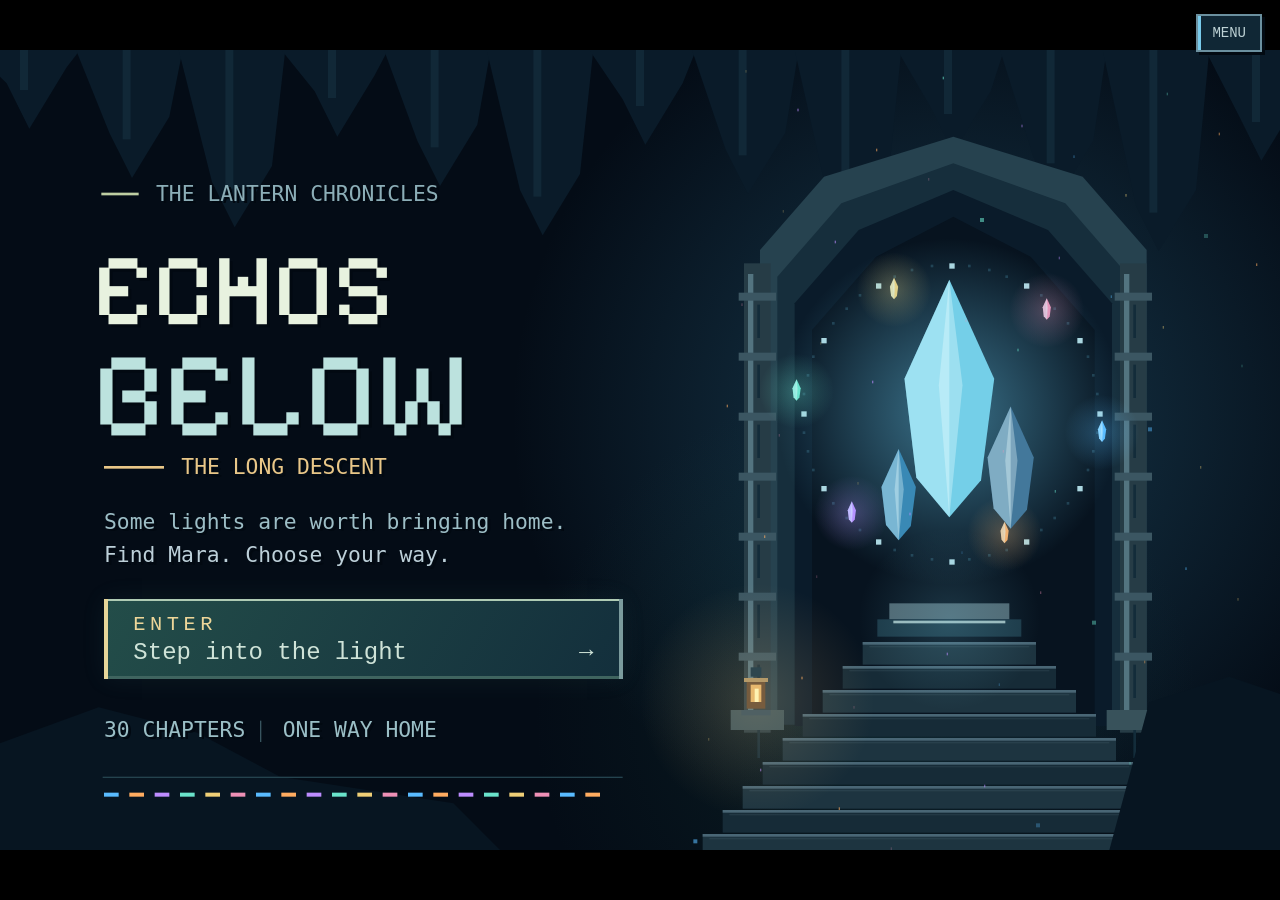
<file: echoes_below/index.html>
<!doctype html>
<html lang="en">
<head>
<meta charset="utf-8"><meta name="viewport" content="width=device-width,initial-scale=1,viewport-fit=cover">
<meta name="theme-color" content="#071018"><link rel="icon" href="./favicon.svg?v=3.7.0" type="image/svg+xml"><link rel="icon" href="./favicon-32.png?v=3.7.0" sizes="32x32" type="image/png"><link rel="apple-touch-icon" href="./apple-touch-icon.png?v=3.7.0" sizes="180x180"><meta name="apple-mobile-web-app-title" content="Echos Below"><meta name="apple-mobile-web-app-capable" content="yes"><meta name="apple-mobile-web-app-status-bar-style" content="black-translucent"><link rel="manifest" href="./manifest.webmanifest">
<title>Echos Below — v3.7.0</title>
<style>
:root{color-scheme:dark;--bg:#0b0b16;--panel:#1a182b;--edge:#655c85;--text:#f5f0ff;--accent:#d8bcff;--mint:#a4f7d2}*{box-sizing:border-box}
body{background:radial-gradient(ellipse at top,#26213b,#0b0b16 70%);font-family:Consolas,'Courier New',monospace;color:var(--text);margin:0;min-height:100vh;padding:12px 12px 35px}
#usernameBadge{position:absolute;top:8px;right:9px;z-index:201;background:#19182de9;color:#bfffe5;border:1px solid #629b89;border-radius:7px;padding:7px 12px;font-weight:bold;font-size:14px}#versionBadge{position:absolute;top:8px;left:9px;z-index:200;background:#201a36ee;color:#dbbaff;border:1px solid #aa88d6;border-radius:7px;padding:7px 11px;font-weight:900;font-size:15px;box-shadow:0 0 12px #0a071b}
.app{width:min(1030px,100%);margin:25px auto 0}.top{display:flex;justify-content:space-between;flex-wrap:wrap;gap:10px;align-items:center;padding:8px 0;color:#cec2e4}.top b{letter-spacing:2px;font-size:17px}.subdued{color:#b4adca}#toast{color:#b1f6d2;min-height:21px;font-size:13px;text-align:right}canvas{display:block;width:100%;height:auto;aspect-ratio:16/10;background:#090810;border:3px solid #9f86c5;image-rendering:pixelated;touch-action:none}button{font:inherit;background:#312849;border:1px solid #8e7db7;padding:9px 13px;border-radius:5px;color:#fff;cursor:pointer}button:hover,button:focus-visible{background:#554470;outline:2px solid #dcc2ff}button:disabled{cursor:not-allowed;opacity:.45}.bar{display:flex;flex-wrap:wrap;gap:8px;align-items:center;justify-content:space-between;margin-top:12px}.bar .left,.bar .right{display:flex;flex-wrap:wrap;gap:7px}.small{font-size:13px;line-height:1.6;color:#bdb4d1}section{background:#171426;border:1px solid var(--edge);padding:13px;border-radius:8px;margin:12px 0}h2{font-size:17px;color:#e0c7ff;margin:0 0 12px}h3{font-size:15px;margin:10px 0;color:#e0c7ff}.two{display:grid;grid-template-columns:1fr 1fr;gap:12px}label{display:inline-flex;gap:6px;align-items:center;margin:5px 5px 5px 0}input,select{font:inherit;color:white;background:#252139;border:1px solid #78698e;padding:8px;border-radius:4px;max-width:100%}#keybindGrid{display:grid;grid-template-columns:repeat(auto-fit,minmax(195px,1fr));gap:6px}#keybindGrid button{margin-left:auto;font-size:12px;min-width:95px}.bindrow{display:flex;align-items:center;border-bottom:1px solid #423950;padding:4px;gap:5px}.bindrow span{flex:1;font-size:13px}.hidden{display:none!important}.notice{border-left:3px solid #a2dbbc;padding-left:9px;color:#b5eacb}#adminPanel{border-color:#c59e66}#adminPanel h2{color:#ffdba3}.inputs{display:flex;flex-wrap:wrap;gap:8px;align-items:center}.controls{margin:5px 0 0}.hint{color:#b7aacb}#accountStatus{font-size:13px;color:#d1b5f1}.footer{margin:20px 0;text-align:center;color:#958aa8;font-size:12px}@media(max-width:720px){.two{grid-template-columns:1fr}body{padding:8px 5px}.app{margin-top:33px}.top b{font-size:14px}.bar{justify-content:center}}
dialog{width:min(720px,94vw);max-height:85vh;overflow:auto;background:#171d30;color:#f1edff;border:1px solid #82bfc7;border-radius:12px;padding:24px;line-height:1.65}dialog::backdrop{background:#030611c9}dialog h2{font-size:22px}dialog button{margin:5px}.quest{border-color:#406b78;background:#111d2c}.quest h2{margin-bottom:5px}.quest p{margin:5px 0}.quest .hint{color:#bce6d9}.journal-memory{border-left:2px solid #76a4b8;padding:8px 14px;margin:12px 0}.journal-memory h3{margin:0}.story-actions{display:flex;flex-wrap:wrap;gap:6px}.quest-location{color:#93b6d0;font-size:13px}#hintText{min-height:1.6em}
</style>
<link rel="preload" href="./fonts/PixelifySans.ttf" as="font" type="font/ttf" crossorigin>
<link rel="stylesheet" href="./player-shell.css?v=3.7.0">
<link rel="stylesheet" href="./multiplayer.css?v=3.7.0">
</head>
<body>
<div id="usernameBadge">GUEST · not logged in</div><div id="versionBadge">ECHOS BELOW · v3.7.0</div>
<div class="app">
  <div class="top"><b>✦ ECHOS BELOW: THE LONG DESCENT</b><div><span id="connectivity">Checking...</span> · <span id="toast" role="status"></span></div></div>
  <canvas id="game" width="960" height="600" tabindex="0" aria-label="Echos Below adventure"></canvas>
  <button id="menuButton" type="button" aria-label="Open main menu">M · MENU</button>
  <dialog id="mainMenuDialog" aria-labelledby="menuTitle"><header class="menu-heading"><div><h2 id="menuTitle">MAIN MENU</h2><p id="menuSubtitle">ECHOS BELOW</p></div><button id="menuBack" type="button">Close</button></header><nav id="menuTabs" aria-label="Menu categories"><button type="button" data-category="journey">Journey</button><button type="button" data-category="character">Character</button><button type="button" data-category="settings">Settings</button></nav><div id="menuLayout"><aside id="menuJourney"><span class="journey-kicker">THE LIGHT YOU CARRY</span><canvas id="menuPortrait" width="160" height="120" aria-label="Your traveler and equipped armor"></canvas><h3 id="menuJourneyTitle"></h3><p id="menuJourneyRoom"></p><div class="journey-meter"><span id="menuJourneyMeter"></span></div><p id="menuJourneyStats"></p></aside><div id="menuChoices"></div></div><div id="menuContent"></div><footer id="menuFooter"><span id="menuBuild"></span><span id="menuKeys"></span></footer></dialog>
  <div class="bar">
    <div class="left"><button id="newBtn">New game</button><button id="continueBtn">Continue</button><button id="creditsBtn" class="hidden">Replay credits</button><button id="pauseBtn">Pause</button><button id="mapBtn">Map</button><button id="settingsBtn">Keybind settings</button><button id="fullscreenBtn">Fullscreen</button><button id="musicBtn">Music: On</button></div>
    <div class="right"><button id="saveBtn">Manual save</button><button id="loadBtn">Load save</button><button id="exportBtn">Export</button><button id="importBtn">Import</button><input id="importFile" type="file" accept=".json,application/json" hidden></div>
  </div>
  <p class="small controls">Control instructions are available in How to Play and Controls.</p>
  <section class="quest" aria-label="Story and guidance"><div class="quest-location" id="roomLocation">A lantern has come home without its owner.</div><h2 id="questTitle">Find Mara. Return the stolen light.</h2><p id="questObjective">Start a new game, or continue your existing save.</p><p id="hintText" class="hint" role="status">Ask for a hint whenever you need one.</p><div class="story-actions"><button id="hintBtn">Hint (H)</button><button id="journalBtn">Journal (J)</button></div></section>
  <dialog id="shopDialog" aria-labelledby="shopTitle"><header class="market-heading"><h2 id="shopTitle">Brindle’s marketplace</h2><button id="closeShop">Close market</button></header><div class="merchant-header"><canvas id="merchantPortrait" width="240" height="150" aria-label="Brindle, the animated shopkeeper"></canvas><div><p id="shopIntro"></p><p id="merchantVoiceStatus" role="status"></p><details id="merchantConversations"><summary>Talk to Brindle</summary><div id="merchantQuestions"></div></details></div></div><button id="shopInventory">Open inventory</button><div id="shopStock"></div></dialog>
  <dialog id="characterDialog" aria-labelledby="characterTitle"><h2 id="characterTitle">Choose your traveler</h2><p>Six travelers. One shared journey. Each traveler carries a different strength. Choose the way you want to survive.</p><div id="characterChoices" class="character-choices"></div><button id="beginJourney">Begin journey</button><button id="cancelCharacter">Back</button></dialog>
  <dialog id="inventoryDialog" aria-labelledby="inventoryTitle"><h2 id="inventoryTitle">Your small pack</h2><p id="inventorySummary"></p><div id="equipmentSlots" class="equipment-slots"></div><div id="inventorySlots" class="inventory-slots"></div><button id="closeInventory">Close pack</button></dialog>
  <dialog id="graceDialog" aria-labelledby="graceTitle"><h2 id="graceTitle"></h2><p id="graceIntro"></p><p id="graceStats"></p><div id="graceChoices" class="grace-grid"></div><button id="closeGrace">Leave grace</button></dialog>
  <dialog id="skillDialog" aria-labelledby="skillTitle"><h2 id="skillTitle">Lantern abilities</h2><p>Use one ability per encounter. Abilities are ready again in the next battle.</p><div id="skillChoices"></div><button id="closeSkill">Back to battle</button></dialog>
  <dialog id="journalDialog" aria-labelledby="journalTitle"><h2 id="journalTitle">The lantern journal</h2><div id="journalContent"></div><button id="closeJournal">Back to the journey</button></dialog>
  <dialog id="puzzleDialog" aria-labelledby="puzzleTitle"><h2 id="puzzleTitle"></h2><p id="puzzleClue"></p><p id="puzzleProgress" role="status"></p><div id="puzzleChoices"></div><button id="closePuzzle">Leave for now</button></dialog>
  <section id="savePanel" class="hidden"><h2>LOCAL SAVE SLOTS</h2><div id="slots"></div><div class="small">Saved games stay in this browser. Export a backup before clearing browser data. Cloud saves are optional and separate.</div></section>
  <section id="settingsPanel" class="hidden"><h2>KEYBIND SETTINGS</h2><p class="small">Click a key, then press the replacement key. Escape cancels remapping. All controls use the physical keyboard, and arrow keys work by default.</p><div id="keybindGrid"></div><p><button id="resetBinds">Reset default keybinds</button><button id="closeSettings">Close settings</button></p></section>
  <div class="two">
    <section id="accountPanel"><h2>PLAYER LOGIN & CLOUD SAVES <span id="accountStatus">Guest</span></h2>
      <p id="cloudMessage" class="small notice">Guest mode is ready. Optional online account setup is not configured yet.</p>
      <div id="authFields"><label>Username <input id="username" type="text" autocomplete="username" maxlength="20" placeholder="3–20 letters/numbers/_"></label><label>Password <input id="password" type="password" autocomplete="current-password" placeholder="6+ characters"></label><div><button id="signupBtn">Create account</button> <button id="loginBtn">Log in</button></div></div>
      <div id="authActions" class="hidden"><button id="logoutBtn">Log out</button><button id="cloudSaveBtn">Upload cloud save</button><button id="cloudLoadBtn">Download cloud save</button></div>
      <p class="player-account-help small">Sign in to use cloud saves across devices. Guest saves stay in this browser.</p><p class="admin-account-help small">Username accounts require the site owner to configure Supabase and disable email confirmation. Username-only accounts cannot recover passwords by email. No account is needed to play or save locally, even offline.</p>
    </section>
    <section><h2>GAME STATUS</h2><div id="stats" class="small">Start a game to see your progress.</div><div id="progress" class="small"></div><p class="small">Explore, encounter enemies, use ACT or MERCY, and return to the crystal checkpoints. This is a growing prototype, not yet a complete full-length campaign.</p></section>
  </div>
  <section id="adminPanel" class="hidden"><h2>⚙ DEVELOPER TEST LAB</h2><p id="adminStatus" class="small">Testing controls</p>
    <div class="inputs"><button data-admin="heal">Full HP</button><button data-admin="items">+10 Glowberries</button><button data-admin="next">Next room</button><button data-admin="boss">Jump to boss</button><button data-admin="clear">Clear current foe</button><button data-admin="checkpoint">Set checkpoint</button><button data-admin="invincible">Toggle invincibility</button></div>
    <div class="inputs"><button type="button" data-admin="devil">Equip Devil gear</button><span class="small">Devil blade, crown, chest and legs · highest grade · verified admin only</span></div><div class="inputs admin-coins"><label for="adminCoinAmount">Coins to add</label><input id="adminCoinAmount" type="number" min="1" max="999999" step="1" value="100" inputmode="numeric"><button type="button" data-admin="coins">Add Coins</button></div>
    <div class="inputs"><label>Chapter <select id="adminChapter"></select></label><label>Room <select id="adminRoom"></select></label><button id="teleportBtn">Teleport</button></div>
    <div class="inputs"><button type="button" data-admin="market-next">Next market</button><label>Choose market <select id="adminMarket"></select></label><button type="button" data-admin="market-select">Teleport to market</button></div><p class="small">Only the verified KingKippy account can use these controls. There is no guest or local bypass. Test changes affect your own progress only.</p>
  </section>
  <div class="footer">© Echos Below — Original fantasy RPG prototype · Build v3.7.0 · Online-ready / Offline-playable</div>
</div>
<canvas id="fallenTraveler" width="160" height="120" hidden></canvas>
<button id="titleEnter" type="button" aria-label="Enter the game" hidden><span class="title-enter-word">ENTER</span><span class="title-enter-sub">Step into the light <span aria-hidden="true">→</span></span></button>
<script src="./campaign-expansion.js?v=3.7.0"></script>
<script src="./enemy-motion.js?v=3.7.0"></script>
<script src="./arena-combat.js?v=3.7.0"></script>
<script src="./character-design.js?v=3.7.0"></script>
<script src="./boss-regalia.js?v=3.7.0"></script>
<script src="./voice-director.js?v=3.7.0"></script>
<script src="./audio-fx.js?v=3.7.0"></script>
<script src="./campaign-progression.js?v=3.7.0"></script>
<script src="./chapter-music.js?v=3.7.0"></script>
<script src="./story.js?v=3.7.0"></script>
<script src="./boss-rewards.js?v=3.7.0"></script>
<script src="./expeditions.js?v=3.7.0"></script>
<script src="./credits.js?v=3.7.0"></script>
<script src="./item-system.js?v=3.7.0"></script>
<script src="./loot-system.js?v=3.7.0"></script>
<script src="./merchant.js?v=3.7.0"></script>
<script src="./last-echo-voice.js?v=3.7.0"></script>
<script src="./avatar-art.js?v=3.7.0"></script>
<script src="./title-scene.js?v=3.7.0"></script>
<script src="./weapon-effects.js?v=3.7.0"></script>
<script src="./weapon-motion.js?v=3.7.0"></script>
<script src="./weapon-vfx.js?v=3.7.0"></script>
<script src="./scene-vfx.js?v=3.7.0"></script>
<script src="./death-vfx.js?v=3.7.0"></script>
<script src="./weapon-identities.js?v=3.7.0"></script>
<script src="./world-mobs.js?v=3.7.0"></script>
<script src="./character-art.js?v=3.7.0"></script>
<script src="./overworld-art.js?v=3.7.0"></script>
<script src="./angel-revival.js?v=3.7.0"></script>
<script src="./last-echo-finale.js?v=3.7.0"></script>
<script src="./combat-director.js?v=3.7.0"></script>
<script defer src="./touch-controls.js?v=3.7.0"></script>
<script src="./multiplayer.js?v=3.7.0"></script>

<script>
(()=>{'use strict';
const VERSION='3.7.0',BUILD='20261018.33',LEGACY='echoesBelowLongDescent_v2',SAVE_PREFIX='echoesBelowV4_slot_',BIND_KEY='echoesBelowV4_controls',SET_KEY='echoesBelowV4_lastSlot';
const memoryStorage=new Map();
const storage=(()=>{try{const t=window.localStorage;t.getItem('__echo_test__');return t}catch{return{getItem:k=>memoryStorage.has(k)?memoryStorage.get(k):null,setItem:(k,v)=>memoryStorage.set(k,String(v)),removeItem:k=>memoryStorage.delete(k)}}})();
const canvas=document.getElementById('game'),ctx=canvas.getContext('2d');ctx.imageSmoothingEnabled=false;
const by=id=>document.getElementById(id);const W=960,H=600;
function smallTextSize(){return (window.innerWidth||960)<960?18:16;}
function fitLabel(value,width){const max=Math.floor(width/(smallTextSize()*.61));return value.length>max?value.slice(0,max-1)+"…":value;}
// Draw in logical game coordinates, with enough real pixels for the display and browser zoom.
let renderScale=1,modalFrameVisible=false,portraitLastDraw=-Infinity;
function prepareDisplay(){
 const box=canvas.getBoundingClientRect?.();
 const fit=box&&box.width>0&&box.height>0?Math.min(box.width/W,box.height/H):1;
 const density=Math.max(.5,Math.min(4,Math.round(fit*(window.devicePixelRatio||1)*60)/60));
 const width=Math.round(W*density),height=Math.round(H*density);
 const resized=canvas.width!==width||canvas.height!==height;if(resized){canvas.width=width;canvas.height=height;}
 renderScale=width/W;ctx.setTransform(renderScale,0,0,height/H,0,0);ctx.imageSmoothingEnabled=false;return resized;
}
const campaign=window.EchoesStory.chapters;
const lastChapter=campaign.length-1,totalRooms=campaign.reduce((n,c)=>n+c.rooms.length,0);
const miniRoom=c=>c===lastChapter?1:4,bossRoom=c=>campaign[c].rooms.length-1;
const roomCount=c=>campaign[c]?.rooms.length||7;
let endingPage=0,creditsEndTime=0,creditsDoorAge=0,noteFade=0;
function travelerTrait(){return window.EchoesAvatars.get(game?.character).trait;}
function marketRoom(c){return c<lastChapter&&(c+1)%3===0?2:-1;}
const marketChapters=campaign.map((_,c)=>c).filter(c=>marketRoom(c)>=0);
const chapterNames=campaign.map(c=>c.title);
const enemyNames=['Toll Warden','Thorn Sprout','Harvest Attendant','River Guard','Paper Sentinel','Shopkeeper’s Shadow','Coal Tender','Minute Keeper','Thorn Mender','Pressure Spirit','Cracked Soloist','Ticket Guard','Moth Guide','Star Sentinel','Saluting Armor','Hearth Guard','Ink Witness','Bridge Rearguard','Heart Regulator','Town Sentinel'];
enemyNames.splice(19,0,...window.EchosExpansion.chapters.map(c=>c.ordinary));
const bossNames=campaign.map(c=>c.boss);
const defaults={up:'KeyW',down:'KeyS',left:'KeyA',right:'KeyD',confirm:'KeyE',back:'KeyX',save:'KeyC',pause:'KeyP',map:'KeyG',menu:'KeyM',dodge:'Space',inventory:'KeyI',settings:'KeyK',sprint:'ShiftLeft',hint:'KeyH',journal:'KeyJ'};
let bindings={...defaults};try{let b=JSON.parse(storage.getItem(BIND_KEY)||'null');if(b&&typeof b==='object')for(let a in defaults)if(typeof b[a]==='string'&&b[a].length<50)bindings[a]=b[a]}catch{}
try{const old=JSON.parse(storage.getItem(BIND_KEY)||'null');if(old?.collect){bindings.confirm='KeyE';storage.setItem(BIND_KEY,JSON.stringify(bindings));}}catch{}for(const action of Object.keys(bindings))if(action!=='dodge'&&bindings[action]==='Space')bindings[action]=defaults[action];
if(bindings.map===bindings.menu)bindings.map='KeyG';
let slot=1,game=null,screen='title',previousScreen='world',dialog=[],afterDialog=null,menu=0,battle=null,bullets=[],battleTime=0,invTime=0,elapsed=0,paused=false,hotMessage='',hotTimer=0,remap=null;
let held=new Set(),pressed=new Set(),pendingKey=null,developerAuthorized=false,onlineAdmin=false;
window.EchosVoiceJourney=()=>game?.runSeed||'title';window.EchosAdminAccess=()=>onlineAdmin;
let endingTime=0,creditsTime=0,titleTransition=null,chapterReveal=0;
let musicEnabled=window.EchoesAudio.settings.musicEnabled,audioCtx=null,musicClock=0,musicStep=0;
const melodies={credits:[0,7,12,10,7,5,3,7,12,15,14,10,7,5,3,0],roam:[0,3,7,10,7,3,2,5,7,12,10,5,0,3,7,5],boss:[0,0,7,6,0,10,7,6,3,3,10,7,5,3,2,0]};
function tone(freq,duration,volume=.045,type='triangle',pan=0){if(!audioCtx||!musicEnabled)return;if(window.EchoesMerchant?.speaking||window.EchoesLastVoice?.speaking)volume*=.22;let now=audioCtx.currentTime,o=audioCtx.createOscillator(),gain=audioCtx.createGain();o.type=type;o.frequency.value=freq;gain.gain.setValueAtTime(.0001,now);gain.gain.exponentialRampToValueAtTime(volume,now+.018);gain.gain.exponentialRampToValueAtTime(.0001,now+duration);o.connect(gain);gain.connect(window.EchoesAudio.musicBus||audioCtx.destination);o.start(now);o.stop(now+duration+.02)}
function enableAudio(){audioCtx=window.EchoesAudio.unlock()||audioCtx;}
function fx(name,options={}){if(game&&screen==='world')window.EchoesWeaponVFX.emit(name,game.x,game.y);return window.EchoesAudio.play(name,options);}
addEventListener('pointerdown',enableAudio,{capture:true});addEventListener('keydown',enableAudio,{capture:true});
document.addEventListener('click',e=>{const b=e.target.closest?.('button');if(b&&!b.disabled){enableAudio();fx('menuConfirm');}},true);
document.addEventListener('pointerover',e=>{if(e.target.closest?.('button:not(:disabled)'))fx('menuMove');});
function audioSlider(label,key){const row=document.createElement('label'),name=document.createElement('span'),input=document.createElement('input'),value=document.createElement('output');row.className='audio-slider';name.textContent=label;input.type='range';input.min='0';input.max='100';input.step='5';input.value=Math.round(window.EchoesAudio.settings[key]*100);input.setAttribute('aria-label',label);value.textContent=input.value+'%';input.oninput=()=>{window.EchoesAudio.configure({[key]:Number(input.value)/100});value.textContent=input.value+'%';};input.onchange=()=>fx('menuConfirm');row.append(name,input,value);by('menuContent').append(row);}
let musicThemeKey='';
function musicTick(dt){if(!musicEnabled||!audioCtx||audioCtx.state!=='running')return;const combat=['battle','dodge','strike','defeat','revive'].includes(screen),closing=['ending','credits','creditsEnd'].includes(screen),theme=(game?.chapter||0)+':'+(closing?'credits':combat?'combat':'roam');if(theme!==musicThemeKey){musicThemeKey=theme;musicStep=0;musicClock=0;}musicClock-=dt;if(musicClock>0)return;if(closing){const notes=melodies.credits,n=notes[musicStep++%notes.length];tone(164.81*Math.pow(2,n/12),.38,.026,'triangle');if(musicStep%4===0)tone(82.41,.8,.014,'sine');musicClock=440;return;}const part=window.EchoesMusic.step(game?.chapter||0,musicStep++,combat);for(const event of part.events)tone(event.frequency,event.duration,event.volume,event.type,event.pan);musicClock=part.beat;}
// Player menus live in the same private scope as gameplay and verified auth.
let menuCategory='journey';
let shellPage='home',movedPanels=[],hintTimer=0,hintOverlay='',immersiveWanted=true;
try{immersiveWanted=storage.getItem('echoesBelow_fullscreen')!=='off'}catch{}
function releaseControls(){window.EchoesLastVoice.stop();worldStrike=null;worldDodge=null;stopWalking();heartTouch=null;window.EchoesTouch?.releaseAll();held.clear();pressed.clear();if(document.pointerLockElement===canvas)document.exitPointerLock?.();}
function requestImmersive(){if(!immersiveWanted||document.fullscreenElement||!document.documentElement?.requestFullscreen)return;try{Promise.resolve(document.documentElement.requestFullscreen()).then(()=>window.EchoesTouch?.requestLandscape()).catch(()=>{})}catch{}}
function restoreMenuPanels(){for(const item of movedPanels){if(item.next&&item.next.parentNode===item.parent)item.parent.insertBefore(item.panel,item.next);else item.parent.append(item.panel);item.panel.classList.remove('shell-panel');item.panel.classList.toggle('hidden',item.hidden);}movedPanels=[];}
function moveMenuPanel(id){const panel=by(id);movedPanels.push({panel,parent:panel.parentNode,next:panel.nextSibling,hidden:panel.classList.contains('hidden')});panel.classList.remove('hidden');panel.classList.add('shell-panel');by('menuContent').append(panel);}
function closeMainMenu(){fx('menuBack');if(by('mainMenuDialog').open)by('mainMenuDialog').close();restoreMenuPanels();remap=null;releaseControls();focusGame();}

function setMenuCategory(category){menuCategory=category;for(const button of by('menuChoices').querySelectorAll('button'))button.hidden=!!button.dataset.category&&button.dataset.category!==category;for(const tab of by('menuTabs').querySelectorAll('button')){const active=tab.dataset.category===category;tab.classList.toggle('active',active);tab.setAttribute('aria-pressed',String(active));}}
function renderJourneyCard(){const c=game?.chapter||0;by('menuJourneyTitle').textContent=game?chapterData().title:'The descent awaits';by('menuJourneyRoom').textContent=game?'CHAPTER '+String(c+1).padStart(2,'0')+' / 30 · '+roomData().name:'A borrowed light. A way home.';by('menuJourneyStats').textContent=game?'HP '+game.hp+' / '+game.maxHp+'     ◇ '+game.gold:'Choose a traveler. Begin your story.';by('menuJourneyMeter').style.width=(game?(c*7+game.room+1)/totalRooms*100:0)+'%';window.EchoesAvatars.portrait(by('menuPortrait').getContext('2d'),game?.character||'wanderer',0,true,game?.inventory.equipped||{});}

function menuAction(label,detail,fn,primary=false){const button=document.createElement('button'),title=document.createElement('strong'),sub=document.createElement('small');button.className='menu-'+({'Save & load':'save','New game':'save','Controls & keybinds':'controls','Account & cloud':'account'}[label]||label.toLowerCase().split(' ')[0]);title.textContent=label;sub.textContent=detail;const icon=document.createElement('span');icon.className='menu-icon';icon.setAttribute?.('aria-hidden','true');button.append(icon,title,sub);if(primary)button.classList.add('primary-menu-action');const category=['Inventory','Relics & discoveries','Rarity guide'].includes(label)?'character':['Controls & keybinds','Display','Mobile / tablet','Sound','Account & cloud','How to play','Admin dashboard','Player view'].includes(label)?'settings':'journey';if(!primary&&!['New game','Save & load'].includes(label))button.dataset.category=category;button.onclick=fn;by('menuChoices').append(button);return button;}
function detailText(text,className=''){const p=document.createElement('p');p.textContent=text;if(className)p.className=className;by('menuContent').append(p);return p;}
function actionButton(label,fn,host=by('menuContent')){const b=document.createElement('button');b.textContent=label;b.onclick=fn;host.append(b);return b;}
function renderMainMenu(page='home'){
 restoreMenuPanels();if(document.documentElement?.style?.setProperty)document.documentElement.style.setProperty('--crystal',uiAccent());shellPage=page;by('mainMenuDialog').dataset.page=page;by('menuTabs').hidden=page!=='home';by('menuLayout').hidden=page!=='home';by('menuChoices').replaceChildren();by('menuContent').replaceChildren();by('menuBack').textContent=page==='home'?'Close':'Back';
 const headings={rarities:'ITEM RARITIES',home:'YOUR JOURNEY',mobile:'MOBILE / TABLET',new:'NEW JOURNEY',saves:'SAVE & LOAD',map:'DESCENT MAP',relics:'RELICS & DISCOVERIES',controls:'CONTROLS & KEYBINDS',display:'DISPLAY',sound:'SOUND',account:'ACCOUNT & CLOUD SAVES',progress:'YOUR JOURNEY',help:'HOW TO PLAY',inventory:'INVENTORY'};
 by('menuTitle').textContent=headings[page]||'MAIN MENU';by('menuSubtitle').textContent=page==='new'?'CHAPTER 01 · THE FORGOTTEN GATE':game?'Chapter '+(game.chapter+1)+' · '+roomData().name:'ECHOS BELOW · THE BORROWED LIGHT';
 by('menuBuild').textContent='VERSION '+VERSION+' · BUILD '+BUILD;by('menuKeys').textContent=['controls','help'].includes(page)?'Choose an action to view its controls.':'';
 if(page==='home'){
  menuAction(game?'Resume':'Start game','Return to the lantern',()=>{closeMainMenu();if(screen==='title'){by('titleEnter').focus();return;}requestImmersive();enableAudio();paused=false;if(!game)continueGame();},true);
  menuAction('New game','Start from chapter 1, room 1',()=>{renderMainMenu('new');});
  menuAction('Save & load','slots, backups and imports',()=>renderMainMenu('saves'));
  menuAction('Multiplayer','Private rooms · 1–4 signed-in travelers',()=>{closeMainMenu();window.EchosMultiplayer.open();});
  menuAction('Map','the thirty districts',()=>renderMainMenu('map'));
  menuAction('Journal','memories you found',()=>{if(!game){renderMainMenu('progress');detailText('Your journal starts when you read a marked object.');return;}closeMainMenu();openJournal();});
  menuAction('Hints','A little guidance from Wick',()=>{closeMainMenu();showHint();});
  menuAction('Controls & keybinds','every action can be viewed here',()=>renderMainMenu('controls'));
  menuAction('Display','Fullscreen preferences',()=>renderMainMenu('display'));
  menuAction('Mobile / tablet','Landscape play and touch controls',()=>renderMainMenu('mobile'));
  menuAction('Sound','Music, effects and volume',()=>renderMainMenu('sound'));
  menuAction('Account & cloud','Sign in or continue as a guest',()=>renderMainMenu('account'));
  menuAction('Rarity guide','Item grades, colors and where to find them',()=>renderMainMenu('rarities'));
  menuAction('Relics & discoveries','Optional trails and equipment bonuses',()=>renderMainMenu('relics'));
  if(game?.expedition)menuAction('Return to story','Keep discoveries and leave this trail',()=>{closeMainMenu();returnFromExpedition();});
  if(screen==='world'&&canGoBack())menuAction('Previous room',backExitLabel()+' · keep your discoveries',()=>{closeMainMenu();moveBack();});
  menuAction('Inventory','Ten bag slots and four equipment slots',()=>{closeMainMenu();openInventory(!!battle&&screen==='battle');});
  menuAction('Progress','Objective, equipment and choices',()=>renderMainMenu('progress'));
  menuAction('How to play','Movement, encounters and checkpoints',()=>renderMainMenu('help'));
  if(game?.ended)menuAction('Replay credits','The colors you carried home',()=>{closeMainMenu();beginCredits();});
  if(onlineAdmin)menuAction(developerAuthorized?'Player view':'Admin dashboard','Verified KingKippy tools',()=>{closeMainMenu();setAdmin(!developerAuthorized,'KingKippy — verified administrator');});
 }else if(page==='new'){
  detailText('Every new journey begins at chapter 1, room 1 with fresh equipment and story progress. Choose a slot below. Existing saves in other slots stay untouched.','menu-detail');refreshSlots(true);moveMenuPanel('savePanel');
 }else if(page==='saves'){
  detailText('Use a different empty slot if you want to keep your current journey.');refreshSlots();moveMenuPanel('savePanel');
  actionButton('Save current slot',()=>{if(game)save();else detailText('Start a game first.');});actionButton('Export backup',saveExport);actionButton('Import backup',()=>by('importFile').click());
 }else if(page==='controls'){renderBinds();moveMenuPanel('settingsPanel');
 }else if(page==='account'){moveMenuPanel('accountPanel');
 }else if(page==='display'){
  actionButton('Weapon effects: '+(window.EchoesWeaponVFX.reduced?'Reduced':'Full'),()=>{window.EchoesWeaponVFX.configure(!window.EchoesWeaponVFX.reduced);renderMainMenu('display');});detailText('Full effects show elemental blade energy, luminous crescents and crystal bursts. Reduced effects keep the weapon style with fewer particles and softer trails.');
  detailText('The game always fills the window. Browser fullscreen also hides the browser tabs and address bar.');

  actionButton(document.fullscreenElement?'Exit browser fullscreen':'Enter browser fullscreen',async()=>{if(document.fullscreenElement){immersiveWanted=false;try{await document.exitFullscreen()}catch{}}else{immersiveWanted=true;requestImmersive();}try{storage.setItem('echoesBelow_fullscreen',immersiveWanted?'on':'off')}catch{}setTimeout(()=>{if(by('mainMenuDialog').open)renderMainMenu('display');},100);});
  actionButton('Fullscreen on play: '+(immersiveWanted?'On':'Off'),()=>{immersiveWanted=!immersiveWanted;try{storage.setItem('echoesBelow_fullscreen',immersiveWanted?'on':'off')}catch{}renderMainMenu('display');});
 }else if(page==='mobile'){
 detailText('Play sideways on phones and tablets. Touch controls appear automatically on touch devices, with Interact, Hint and Pause on the right. In 2D, tap a place or object to walk there, then use Interact to read, collect or use it. Use Dodge against roaming enemies and guardians.','menu-detail');detailText('Boss fights stay in the room: tap to move, Attack to swing, and Dodge to roll. Use ACT, ITEM, SKILL or MERCY along the bottom. Menus and shops work by touch.');actionButton('Touch controls: '+(window.EchoesTouch?.active?'On':'Off'),()=>{window.EchoesTouch?.setActive(!window.EchoesTouch.active);renderMainMenu('mobile');});actionButton('Landscape fullscreen',()=>{window.EchoesTouch?.setActive(true);immersiveWanted=true;requestImmersive();});actionButton('Use device detection',()=>{window.EchoesTouch?.useDetection();renderMainMenu('mobile');});detailText('If your browser cannot lock landscape, turn the device yourself. Portrait mode shows a rotation prompt.');
 }else if(page==='sound'){const prefs=window.EchoesAudio.settings;detailText('Now playing · '+window.EchoesMusic.themes[game?.chapter||0].name);detailText('Original chapter music and pixel sound effects have separate volume controls.');actionButton(musicEnabled?'Turn music off':'Turn music on',()=>{by('musicBtn').click();renderMainMenu('sound');});actionButton(prefs.effectsEnabled?'Turn sound effects off':'Turn sound effects on',()=>{window.EchoesAudio.configure({effectsEnabled:!window.EchoesAudio.settings.effectsEnabled});enableAudio();fx('menuConfirm');renderMainMenu('sound');});audioSlider('Music volume','musicVolume');audioSlider('Sound effects volume','effectsVolume');actionButton(prefs.voicesEnabled?'Turn voices off':'Turn voices on',()=>{window.EchoesAudio.configure({voicesEnabled:!window.EchoesAudio.settings.voicesEnabled});renderMainMenu('sound');});audioSlider('Character voice volume','voiceVolume');detailText('Brindle uses a warm older voice; the Last Echo uses a quieter, darker delivery. The clearest available English voice is chosen automatically. Spoken sound varies by device; the text remains available.');actionButton('Test sound effects',()=>{enableAudio();fx('kill',{weapon:6});});
 }else if(page==='map'){
  const grid=document.createElement('div');grid.className='chapter-menu-grid';for(let i=0;i<campaign.length;i++){const p=document.createElement('p');p.textContent=String(i+1).padStart(2,'0')+' · '+campaign[i].title;if(game?.chapter===i)p.className='current';grid.append(p);}by('menuContent').append(grid);detailText('OPTIONAL TRAILS · 18 new maps');for(const r of window.EchoesExpeditions.regions)detailText(r.title+' — entrance in chapter '+(r.chapter+1)+', room 2'+(game&&trailClaimed(r.id)?' · relic found':''));
  }else if(page==='rarities'){
 detailText('FIVE GRADES · Basic, Rare, Strong, Legends and Godlike. The full pool has 40 pieces of equipment. Each shop has two saved equipment offers; supplies and learned abilities remain separate.');
 const c=game?.chapter||0,shop=itemData().chances(c),chest=itemData().chances(c,'chest'),keys=['basic','rare','strong','legends','godlike'],pct=n=>(n*100).toFixed(2).replace(/\.?0+$/,'')+'%';
 for(const r of itemData().rarities.filter(r=>r.rank<5)){const card=document.createElement('section'),name=document.createElement('h3'),text=document.createElement('p');card.className='relic-card';card.style.borderColor=r.color;name.textContent=r.name.toUpperCase();name.style.color=r.color;const key=keys[r.rank];text.textContent='Base shop '+pct(itemData().baseShop[key])+' · Chapter '+(c+1)+' shop '+pct(shop[key])+' · Chest '+pct(chest[key]);card.append(name,text);by('menuContent').append(card);}
 detailText('Base market gear weights: Basic 75%, Rare 16%, Strong 7%, Legends 1.7%, Godlike 0.3%. Better grades grow slowly with depth. Godlike unlocks in chapter 16; early weight stays Basic. The cards show exact current rates. Chests favor Rare gear and never contain Basic. Godlike Totems cost 55 coins and appear in chapter 16+ markets.');
 detailText('A memory chest appears every ninth campaign room. Chests never contain Basic gear: their higher-grade odds grow with chapter, and Godlike remains chapter 16+. One reward per chest. Full packs leave the same reward waiting. Backtracking and reloading cannot farm or reroll a chest.');
 detailText('New journeys receive a fresh stock seed. Each shop offers one weapon and one armor piece, chosen from the full eligible pool. Reloading keeps the offers. The same device avoids repeating the previous journey’s exact shop pair; a finite item pool means different players can occasionally share offers. Existing owned equipment is preserved.');
 detailText('Equipment prices: Basic 3–6, Rare 8–11, Strong 14–22, Legends 34–45, Godlike 50–90 coins. Totem of the Angels remains exactly 55. Guardian relics keep their independent 12% reward roll; earned trail relics and finale treasures remain guaranteed.');
 }else if(page==='relics'){renderRelicsPage();
 }else if(page==='progress'){
  if(!game)detailText('Start or continue a game to see your journey.');else{updateStats();detailText(chapterData().goal,'menu-detail');detailText(objective());detailText(by('stats').textContent);detailText(by('progress').textContent);detailText('Grace gifts · '+graceSummary());}
 }else if(page==='help'){
  detailText('Click or tap the floor to walk there. Click a marked object to walk over, then press E to interact, read or collect. Walk near keys, coins, glowberries or equipment and press E to collect them; mobile players use Collect. E also continues story text. Shift sprints.');detailText('Fights happen in the room. Click/tap to move; RMB or Attack swings toward the pointer or enemy. Space or Dodge rolls through attacks. Attacks cost 18 stamina, rolls cost 24, and stamina regenerates after a short rest. Watch the ground warnings, dodge the strike, then punish recovery. Repeated hits stagger foes. Use ACT while the foe recovers; the bottom bar has ACT, ITEM, SKILL and MERCY.');detailText('ACT helps you understand a foe. MERCY ends a peaceful encounter once it is ready. ITEM heals. SKILL uses a learned ability.');detailText('Regular Graces share room 5 with the miniboss; Angel Graces share room 7 with the chapter boss. The final chapter instead uses rooms 2 and 3. Both heal, save, anchor your respawn and offer one permanent gift. Regular gifts: Damage +2, Hearts +2, Intelligence +1–2, Defense +1, Healing +2 or Movement +3%. Angel gifts: Damage +3, Hearts +3, Intelligence +2–3, Defense +2, Healing +3 or Movement +4%. Each grace gives its gift only once. The final chapter has larger rainbow graces, and the final Angel Grace is the largest. Some east passages require a key from the previous room. Markets appear in room 3 every three chapters: chapters 3, 6, 9, 12, 15, 18, 21, 24 and 27. The final chapter has three rooms, with a miniboss in room 2 and the Last Echo in room 3. Every chapter has seven rooms: a miniboss in room 5 and the main boss in room 7. Boss attack marks warn before shots arrive. H offers navigation guidance, and J keeps your discovered memories.');for(const u of graceUpgrades)detailText(u.label+(u.id==='skill'?' +1–2':'')+' · '+u.description);detailText('Totem of the Angels costs exactly 55 coins at Brindle’s shops. Keep it in your bag: it automatically consumes one to restore full HP in a boss or miniboss fight, with an angel revival. Last Light triggers first if prepared. It cannot be used manually or against roaming enemies.');detailText('Every miniboss victory grants all normal Grace bonuses with +2 extra each: +4 damage, +4 HP, +3–4 Intelligence, +3 defense, +4 healing and +5% movement. Main boss victories grant all normal bonuses with +1 extra each: +3 damage/HP/healing, +2–3 Intelligence, +2 defense and +4% movement. Each bundle is awarded once, including peaceful victories. Enemy health/damage account for this growth.');detailText('Each main guardian has a unique passive relic: 12% relic, otherwise chapter-scaled coins: 5 + 3 per chapter after chapter 1. The final guardian guarantees the Rainbow Relic of the Gods, which maximizes permanent attributes, and the Sword of Life keepsake for a future game.');detailText('Finds are scarce: two glowberries and two loose coins per eight main rooms. Miniboss coins scale from 3 in chapter 1 by +2 each chapter (chapter 6: 13). Main bosses award their relic or coins, starting at 5 and increasing by 3 each chapter, except the guaranteed finale treasures. Equipment has five rarities: Basic, Rare, Strong, Legends and Godlike. Shop base weights are 75%, 16%, 7%, 1.7% and 0.3%; better grades grow more likely in later chapters. Godlike unlocks in chapter 16. Shops offer two pieces per journey, and a memory chest every nine rooms contains no Basic gear. M > Rarity guide shows current odds and prices. Gear drops themselves are rare. Ordinary goblins do not drop coins or berries, but may leave equipment. Each roaming enemy also has an independent 25% chance to drop a healing mote: collect it with E to restore 10 HP, up to your maximum. Motes use no inventory slot and stay on the ground when your health is full. Boss health, damage, armor and the understanding needed for MERCY grow with chapter depth, independently of your character. Early equipment cannot withstand late guardians: a fresh traveler’s 24 HP is less than one hit from the final boss. Better weapons break through their defenses; armor reduces every hit, and grace gifts permanently improve your build.');for(const p of window.EchoesAvatars.presets)detailText(p.name+' · '+p.trait.label+' · '+p.trait.description);detailText('RARITIES · Basic is pale green, Rare blue, Strong violet, Legends orange, Godlike gold. Open Rarity guide for all five grades, chapter-adjusted shop/chest odds and price ranges. Your already-owned items are preserved.');detailText('Intelligence makes every ACT build more understanding, so guardians can become ready for MERCY sooner. It also improves all six abilities. Equip one weapon and head, chest and leg armor. Your bag has 10 slots including a glowberry pouch; potions stack. New Game clears all journey progress, gifts, inventory, gear, supplies, coins and choices.');detailText('I opens the inventory. Left-click moves; right-click swings your equipped weapon or fists. E interacts, reads and collects nearby objects. Space performs a short dodge roll against roaming enemies, bosses and minibosses, with a brief recovery between rolls. Mobile has Attack, Interact and Dodge buttons. M opens this menu at any time. All shortcuts are listed and can be changed under Controls & keybinds.');
 }
 if(page==='home'){renderJourneyCard();setMenuCategory(menuCategory);}
 const first=by('menuChoices').querySelector('button')||by('menuContent').querySelector('button')||by('menuBack');first.focus();
}
function openMainMenu(page='home'){if(titleTransition)return;
 if(modalOpen()&&!by('mainMenuDialog').open)return;fx('menuOpen');releaseControls();renderMainMenu(page);if(!by('mainMenuDialog').open)by('mainMenuDialog').showModal();const first=by('menuChoices').querySelector('button')||by('menuContent').querySelector('button')||by('menuBack');first.focus();
}
function initializePlayerShell(){
 for(const tab of by('menuTabs').querySelectorAll('button'))tab.onclick=()=>{fx('menuMove');setMenuCategory(tab.dataset.category);};
 by('menuButton').onclick=()=>openMainMenu();by('menuBack').onclick=()=>{if(shellPage==='home')closeMainMenu();else renderMainMenu('home');};
 by('mainMenuDialog').addEventListener('close',()=>{restoreMenuPanels();remap=null;releaseControls();focusGame();});
 by('mainMenuDialog').addEventListener('keydown',e=>{
  if(remap)return;if(['INPUT','SELECT','TEXTAREA'].includes(document.activeElement?.tagName))return;
  if(e.code===bindings.menu||e.code==='Escape'){e.preventDefault();e.stopImmediatePropagation();closeMainMenu();return;}
  if(e.code.startsWith('Arrow')){const buttons=Array.from(by('mainMenuDialog').querySelectorAll('button:not(:disabled)')).filter(b=>!b.hidden&&b.offsetParent!==null);const index=buttons.indexOf(document.activeElement);const direction=['ArrowDown','ArrowRight'].includes(e.code)?1:-1;fx('menuMove');e.preventDefault();e.stopPropagation();buttons[(index+direction+buttons.length)%buttons.length]?.focus();}
 });
 document.addEventListener('fullscreenchange',()=>{if(by('mainMenuDialog').open&&shellPage==='display')renderMainMenu('display');});
 for(const id of ['journalDialog','puzzleDialog','shopDialog','skillDialog','graceDialog','inventoryDialog','characterDialog'])by(id).addEventListener('keydown',e=>{if(e.code===bindings.menu&&!remap&&!['INPUT','SELECT','TEXTAREA'].includes(document.activeElement?.tagName)){e.preventDefault();e.stopImmediatePropagation();closeModal(id);openMainMenu();}});
}
function drawHintBox(){
 if(hintTimer<=0||!hintOverlay||screen==='defeat'||screen==='strike'||screen==='revive'||screen==='dialog'||modalOpen())return;
 const combat=['battle','dodge'].includes(screen),x=65,y=combat?98:410,w=830,h=132;uiPanel(x,y,w,h,'#dec184');txt('WICK · HINT '+Math.max(1,hintLevel)+'/3',x+20,y+24,'#9ccebd',14);wrappedText(hintOverlay,x+20,y+51,w-40,17,'#edf3fa',22);
}

function expeditionRegion(){return game?.expedition?window.EchoesExpeditions.get(game.expedition.id):null;}
function trailProgress(){const r=expeditionRegion();if(!r)return[];const a=game.read['trail:'+r.id];return Array.isArray(a)?[...new Set(a.filter(i=>Number.isInteger(i)&&i>=0&&i<3))]:[];}
function trailComplete(){const r=expeditionRegion();return !!r&&!!game.read['trailDone:'+r.id];}
function trailClaimed(id=expeditionRegion()?.id){return !!id&&!!game?.read['trailReward:'+id];}
function activeRelic(){const gear=game?.gear;return gear&&Array.isArray(gear.relics)&&gear.relics.includes(gear.relic)?gear.relic:-1;}
function hasRelic(id){return activeRelic()===id;}
function trailEntrance(){return game&&!game.expedition&&game.room===1?window.EchoesExpeditions.entrance(game.chapter):null;}
function normalizeExpedition(value){if(!value||typeof value!=='object')return null;const r=window.EchoesExpeditions.get(value.id);if(!r||!Number.isInteger(value.room)||value.room<0||value.room>2||!Number.isInteger(value.returnChapter)||value.returnChapter<0||value.returnChapter>lastChapter||!Number.isInteger(value.returnRoom)||value.returnRoom<0||value.returnRoom>=roomCount(value.returnChapter))return null;return{id:r.id,room:value.room,returnChapter:value.returnChapter,returnRoom:value.returnRoom,returnX:Number.isFinite(value.returnX)?Math.max(90,Math.min(860,value.returnX)):110,returnY:Number.isFinite(value.returnY)?Math.max(130,Math.min(480,value.returnY)):353,returnEnded:!!value.returnEnded};}
function enterExpedition(id){
 const r=window.EchoesExpeditions.get(id);if(!game||!r)return;const origin=game.expedition||{returnChapter:game.chapter,returnRoom:game.room,returnX:game.x,returnY:game.y,returnEnded:game.ended};
 fx('portal');game.expedition={id:r.id,room:0,returnChapter:origin.returnChapter,returnRoom:origin.returnRoom,returnX:origin.returnX,returnY:origin.returnY,returnEnded:origin.returnEnded};game.chapter=r.chapter;game.room=r.entryRoom;game.ended=false;game.x=110;game.y=353;battle=null;paused=false;game.read['trailVisited:'+id]=true;screen='world';ensurePosition();updateStats();say([r.title.toUpperCase(),r.intro,'Optional trail · three maps. Find the relic, or return to the story whenever you want.']);
}
function returnFromExpedition(){fx('portal');if(!game?.expedition)return;const origin=game.expedition;game.chapter=origin.returnChapter;game.room=origin.returnRoom;game.x=Math.min(835,origin.returnX+30);game.y=Math.min(480,origin.returnY+40);game.ended=origin.returnEnded;game.expedition=null;screen=game.ended?'creditsEnd':'world';battle=null;paused=false;ensurePosition();updateStats();save(true);announce('Back on the story path. Your discoveries and relics came with you.');}
function advanceExpedition(){const r=expeditionRegion();if(!r)return;if(game.expedition.room===1&&!trailComplete()){announce(r.instruction);hintOverlay=r.instruction;hintTimer=12000;game.x=Math.min(game.x,835);return;}if(game.expedition.room>=2){returnFromExpedition();return;}game.expedition.room++;game.x=110;game.y=353;screen='world';enterRoomNarrative();}
function touchTrailNode(id){const r=expeditionRegion();if(!r||game.expedition.room!==1||trailComplete())return;let progress=trailProgress();if(progress.includes(id)){announce(r.tokens[id]+' is already lit.');return;}if(r.mode==='sequence'&&r.order[progress.length]!==id){game.read['trail:'+r.id]=[];fx('puzzleWrong');announce('The mechanism gently resets. '+r.instruction);hintOverlay=r.instruction;hintTimer=12000;updateStoryUI();return;}if(r.mode==='timed'&&!progress.length)game.read['trailTime:'+r.id]=24;progress.push(id);fx('puzzleStep',{step:progress.length});game.read['trail:'+r.id]=progress;
 if(progress.length===3){game.read['trailDone:'+r.id]=true;announce('All three lights answer. The relic chamber to the east is open.');}else announce(r.tokens[id]+' · '+progress.length+'/3 lit');updateStoryUI();
}
function updateExpedition(dt){const r=expeditionRegion();if(!r||r.mode!=='timed'||game.expedition.room!==1||trailComplete()||screen!=='world'||paused||!trailProgress().length)return;const remaining=Math.max(0,(Number(game.read['trailTime:'+r.id])||24)-dt/1000);game.read['trailTime:'+r.id]=remaining;if(!remaining){game.read['trail:'+r.id]=[];announce('The relay flame rests. Try again—no health or supplies were lost.');}}
function claimTrailReward(){const r=expeditionRegion();if(!r||game.expedition.room!==2)return;if(!trailComplete()){say(['The pedestal is quiet. The three lights in the previous map still need you.']);return;}if(trailClaimed()){say(['This relic has already joined your journey.','Equip it under Relics & discoveries in the menu. You can keep exploring or return to the story.']);return;}
 game.read['trailReward:'+r.id]=true;game.read['story:'+roomKey()]=true;game.gold+=r.reward;fx('relic');if(!game.gear.relics.includes(r.index))game.gear.relics.push(r.index);if(activeRelic()<0)game.gear.relic=r.index;setCheckpoint(false);updateStats();say([r.rooms[2].text,'RELIC FOUND · '+r.relic.rarity+' · '+r.relic.name,r.relic.description,r.reward+' coins collected. Equip one relic at a time under Relics & discoveries in the menu.']);
}

const chestSpots=new Map();
function chestTarget(){if(!game||game.secretRoom||game.expedition||((globalRoom()+1)%9!==0&&!game.chests[globalRoom()]))return null;const meta=roomData();let p=chestSpots.get(meta.id);if(!p){const blocked=[meta.point,{x:730,y:355},meta.coin,...(hasCrystal()?[meta.checkpoint]:[]),...(hasShop()?[meta.shop]:[])],safe=next=>canWalk(next.x,next.y)&&blocked.every(a=>Math.hypot(next.x-a.x,next.y-a.y)>82);for(const [dx,dy]of[[95,0],[-95,0],[0,90],[0,-90],[75,65],[-75,-65],[100,60],[-100,60]]){const next={x:meta.point.x+dx,y:meta.point.y+dy};if(safe(next)&&walkSegment(meta.point,next)){p=next;break;}}if(!p)for(let y=160;y<=450&&!p;y+=35)for(let x=180;x<=800&&!p;x+=35){const next={x,y};if(!safe(next))continue;const route=findWalkPath({x:110,y:353},next);if(route.length&&Math.hypot(route.at(-1).x-x,route.at(-1).y-y)<35)p=next;}p=p||{...meta.coin};chestSpots.set(meta.id,p);}const done=game.chests[globalRoom()]?.opened===true;return{...p,kind:'chest',label:done?'Empty memory chest':'Memory chest',color:'#e7b780',size:32,done};}
function openMemoryChest(){const target=chestTarget();if(!target||target.done)return;const id=window.EchoesLoot.chestItem(game);if(!id)return;save(true);const data=itemData().catalog[id];if(!itemData().canAdd(game.inventory,id)){say(['The chest holds '+data.rarity+' · '+data.name+'.','Make room in your pack, or equip a matching piece you already carry. Its contents will wait for you.']);return;}itemData().add(game.inventory,id);game.chests[globalRoom()].opened=true;fx('chestOpen');fx('relic');save(true);say(['MEMORY CHEST · '+data.rarity+' · '+data.name,data.description,'The equipment is in your pack.']);}

function optionalTargets(){if(!game)return[];const r=expeditionRegion();if(r){if(game.expedition.room===1)return roomData().nodes.map((p,i)=>({x:p.x,y:p.y,kind:'node',id:i,label:r.tokens[i],color:trailProgress().includes(i)?'#9affcb':roomData().crystalColor,size:26,done:trailProgress().includes(i)}));if(game.expedition.room===2){const p=loreSpot();return[{x:p.x,y:p.y,kind:'reward',label:trailClaimed()?'RELIC FOUND':r.relic.rarity+' · '+r.relic.name,color:r.relic.rarityColor,size:36,done:trailClaimed()}];}return[];}const entrance=trailEntrance(),key=keyTarget(),exitKey=bossKeyTarget(),berry=hasBerry()?{...coinSpot(),kind:'berry',label:'Basic · Glowberry',color:itemData().supplies.berry.rarityColor,size:18}:null;const loot=(game.worldLoot[roomKey()]||[]).map(e=>e.id==='health-10'?{...e,kind:'health',label:'Basic · Healing mote · 10 HP',color:itemData().supplies.health.rarityColor,size:20}:{...e,kind:'loot',label:itemData().catalog[e.id].rarity+' '+itemData().catalog[e.id].name,color:itemData().catalog[e.id].rarityColor,size:26});return [...(chestTarget()?[chestTarget()]:[]),...(exitKey?[{...exitKey,color:itemData().supplies.key.rarityColor}]:[]),...loot,...(berry?[berry]:[]),...(key?[{...key,color:itemData().supplies.key.rarityColor}]:[]),...(entrance?[{x:160,y:180,kind:'portal',label:entrance.title,color:campaign[entrance.chapter].crystalColor,size:40}]:[])];}
function trailObjective(){const r=expeditionRegion();if(!r)return '';if(game.expedition.room===1&&!trailComplete()){const remaining=r.mode==='timed'&&trailProgress().length?' · '+Math.ceil(Number(game.read['trailTime:'+r.id])||24)+'s':'';return r.instruction+' ('+trailProgress().length+'/3'+remaining+')';}if(game.expedition.room===2&&!trailClaimed())return 'Claim '+r.relic.name+' at the central pedestal, then carry it back to the story.';return 'Explore the marked memory and follow the east exit. The menu also offers Return to story.';}
function renderRelicsPage(){
 if(!game){detailText('Your relic collection begins with a journey. Discover hidden trails in each district.');return;}
 detailText('Equip one trail relic. Guardian relics grant permanent passive power.','menu-detail');
 const unequip=actionButton('No relic equipped',()=>{game.gear.relic=-1;save(true);renderMainMenu('relics');});unequip.disabled=activeRelic()<0;
 for(const r of window.EchoesExpeditions.regions){const owned=game.gear.relics.includes(r.index),card=document.createElement('section'),name=document.createElement('h3'),state=document.createElement('small'),p=document.createElement('p');card.className='relic-card'+(owned?' owned':'');name.textContent=r.relic.rarity+' · '+r.relic.name;name.style.color=r.relic.rarityColor;card.style.borderColor=r.relic.rarityColor;state.textContent=activeRelic()===r.index?'EQUIPPED':owned?'DISCOVERED':'UNDISCOVERED';p.textContent=r.relic.description+' '+r.title+' · Chapter '+(r.chapter+1)+', room 2.';card.append(state,name,p);by('menuContent').append(card);
 if(owned){const equip=actionButton(activeRelic()===r.index?'Equipped':'Equip '+r.relic.name,()=>{game.gear.relic=r.index;save(true);renderMainMenu('relics');},card);equip.disabled=activeRelic()===r.index;}
 if(game.ended||game.read['trailVisited:'+r.id]){const visit=actionButton('Visit '+r.title,()=>{closeMainMenu();enterExpedition(r.id);},card);visit.disabled=screen!=='world'&&!game.ended;}
 }
 if(game){detailText('GUARDIAN RELICS · Permanent passive treasures');for(const relic of window.EchoesBossRewards.relics)if(game.bossRelics.includes(relic.id)){const line=detailText(relic.rarity+' · '+relic.name+' · '+relic.description);if(line)line.style.color=relic.rarityColor;};if(!game.bossRelics.length)detailText('Each main guardian has its own relic. A victory has a 12% chance to award it; otherwise it awards chapter-scaled coins.');if(game.legacyRewards.swordOfLife){const swordLine=detailText('Godlike · SWORD OF LIFE · Kept for the next adventure. Export your save under Save & load to keep a portable copy. The future game has not been built yet.');swordLine.style.color=itemData().supplies.sword.rarityColor;}}

}

function roomData(){if(game?.secretRoom)return window.EchoesCredits.hiddenRoom(campaign[lastChapter]);const r=expeditionRegion();return r?r.rooms[game.expedition.room]:campaign[game?.chapter||0].rooms[game?.room||0]}
function chapterData(){return campaign[game?.chapter||0]}
function roomStyle(){return game?.room||0}
function roomObstacles(){return roomData().obstacles}
const weaponNames=['Lantern Hook','Glass Saber','Ember Staff','Moon Needle','Chorus Spear','Dawnkeeper'];
const armorNames=['Mossweave Coat','Riverguard Vest','Ashplate','Starglass Mantle','Regent’s Mail','Aurora Cloak'];
const abilities=[
 {name:'Mend',cost:6,description:'Restore 10 HP, then face the next attack.'},
 {name:'Lantern Ward',cost:9,description:'Block the next hit in this encounter.'},
 {name:'Kindred Voice',cost:12,description:'Gain one ACT of understanding, then face the next attack.'},
 {name:'Stillness',cost:15,description:'Slow projectiles by 40% for the next attack.'},
 {name:'Echo Step',cost:18,description:'Avoid damage for the first 2.5 seconds of the next attack.'},
 {name:'Last Light',cost:21,description:'If you fall this encounter, revive once with 8 HP.'}
];
let inventoryBattle=false;
const itemData=()=>window.EchoesItems;
function equipped(slot){return itemData().item(game.inventory,slot);}
function syncEquipment(){game.gear.weapon=equipped('weapon')?.tier||0;game.gear.armor=equipped('chest')?.tier||0;}
function headHearts(){return equipped('head')?.tier||0;}
function changeEquipment(action,persist=true){const before=headHearts();if(!action())return false;fx('equip');syncEquipment();game.maxHp=window.EchoesBossRewards.maxed(game)?999:Math.min(999,game.maxHp+headHearts()-before);game.hp=Math.min(game.hp,game.maxHp);if(persist)setCheckpoint(false);return true;}
function negotiateGain(){return 1+Math.min(1,skillPower()*.1);}
function understanding(value){return Number(value.toFixed(1));}
by('inventoryDialog').addEventListener('keydown',e=>{if(e.code===bindings.inventory){e.preventDefault();e.stopImmediatePropagation();closeModal('inventoryDialog');}});
function openInventory(inBattle=false){if(!game||modalOpen())return;fx('menuOpen');releaseControls();inventoryBattle=inBattle;renderInventory();by('inventoryDialog').showModal();}
function renderInventory(){by('inventoryTitle').textContent=inventoryBattle?'Supplies for this encounter':'Your small pack';by('inventorySummary').textContent=travelerTrait().label+' · '+travelerTrait().description+' | Attack '+Math.min(999,9+game.level*2+weaponBonus())+' · Defense '+armorReduction()+' · '+(game.inventory.bag.length+1)+' / 10 bag slots · Equipped gear uses its own four slots. Potions stack up to 9. Intelligence '+skillPower()+' · ACT +'+negotiateGain().toFixed(1);const slots=by('equipmentSlots');slots.replaceChildren();for(const slot of ['weapon','head','chest','legs']){const data=equipped(slot),card=document.createElement('section'),name=document.createElement('h3'),detail=document.createElement('p'),button=document.createElement('button');name.textContent=slot.toUpperCase();const rarity=data||itemData().supplies.starter;name.style.color=rarity.rarityColor;card.style.borderColor=rarity.rarityColor;detail.textContent=data?data.rarity+' · '+data.name+' · '+data.description:({weapon:'Basic · Bare hands',head:'Basic · Traveler hood',chest:'Basic · Traveler coat',legs:'Basic · Worn boots'}[slot]);button.textContent='Unequip';button.disabled=!data||!!battle||game.inventory.bag.length>=9;button.onclick=()=>{changeEquipment(()=>itemData().unequip(game.inventory,slot));renderInventory();};card.append(name,detail,button);slots.append(card);}const host=by('inventorySlots');host.replaceChildren();const pouch=document.createElement('section'),title=document.createElement('h3'),text=document.createElement('p'),berry=document.createElement('button');title.textContent='Basic · Glowberry pouch · '+game.items;title.style.color=itemData().supplies.berry.rarityColor;pouch.style.borderColor=itemData().supplies.berry.rarityColor;text.textContent='Healing '+berryHealing()+' HP. This pouch always uses one slot.';berry.textContent='Eat glowberry';berry.disabled=!game.items||game.hp>=game.maxHp||!!battle&&!inventoryBattle;berry.onclick=()=>{if(!game.items)return;game.items--;game.hp=Math.min(game.maxHp,game.hp+berryHealing());afterItemUse();};pouch.append(title,text,berry);host.append(pouch);
 for(const [index,entry] of game.inventory.bag.entries()){const data=itemData().catalog[entry.id],card=document.createElement('section'),name=document.createElement('h3'),detail=document.createElement('p'),button=document.createElement('button'),drop=document.createElement('button');name.textContent=(data.rarity?data.rarity+' · ':'')+data.name+(data.consumable?' ×'+entry.qty:'');detail.textContent=data.description;if(data.rarityColor){name.style.color=data.rarityColor;card.style.borderColor=data.rarityColor;}button.textContent=data.slot?'Equip':data.id==='angel-totem'?'Automatic revival':'Use potion';button.disabled=data.id==='angel-totem'||!!battle&&!inventoryBattle||!!data.slot&&!!battle||data.id==='tonic'&&game.hp>=game.maxHp;button.onclick=()=>{if(data.slot){changeEquipment(()=>itemData().equip(game.inventory,index));renderInventory();return;}usePotion(index);};drop.textContent='Discard';drop.disabled=!!battle;drop.onclick=()=>{if(confirm('Discard '+data.name+'?')){itemData().remove(game.inventory,index);save(true);renderInventory();}};card.append(name,detail,button,drop);host.append(card);}for(let i=game.inventory.bag.length+1;i<10;i++){const empty=document.createElement('section');empty.className='empty-slot';empty.textContent='EMPTY';host.append(empty);}}
function afterItemUse(){fx('heal');if(inventoryBattle&&battle){closeModal('inventoryDialog');dodgeStart();}else{save(true);renderInventory();}}
function usePotion(index){const entry=game.inventory.bag[index],data=itemData().catalog[entry?.id];if(!data?.consumable||data.id==='angel-totem')return;fx('potion');if(data.id==='tonic')game.hp=Math.min(game.maxHp,game.hp+20+graceBonus('healing'));if(data.id==='ward'){if(battle){battle.ward=true;battle.wardCharges=Math.min(3,(battle.wardCharges||0)+1);}else game.buffs.ward=1;}if(data.id==='clarity'){if(battle)battle.peace=understanding(Math.min(actTarget(),battle.peace+.5));else game.buffs.clarity=1;}itemData().remove(game.inventory,index);afterItemUse();}
by('closeInventory').onclick=()=>closeModal('inventoryDialog');by('shopInventory').onclick=()=>{closeModal('shopDialog');openInventory();};
function merchantSpeak(kind,item){const ok=window.EchoesMerchant?.say(kind,item);by('merchantVoiceStatus').textContent=ok?'Brindle is speaking.':'Brindle gives you a quiet nod.';}
function drawMerchantPortrait(){if(!by('shopDialog').open)return;const now=performance.now();if(now-portraitLastDraw<50)return;portraitLastDraw=now;const canvas=by('merchantPortrait'),c=canvas.getContext?.('2d');if(!c)return;c.clearRect(0,0,240,150);c.fillStyle='#102733';c.fillRect(0,0,240,150);window.EchoesMerchant?.draw(c,120,98,1.7,performance.now()/1000);}
by('shopDialog').addEventListener('close',()=>window.EchoesMerchant?.stop());

function hasShop(){return !!game&&!game.secretRoom&&!game.expedition&&game.chapter<lastChapter&&game.room===marketRoom(game.chapter);}
const graceUpgrades=[
 {id:'damage',name:'Ember Strength',label:'Damage +2',description:'Fists and equipped weapons deal 2 more damage.'},
 {id:'hearts',name:'Lantern Heart',label:'Hearts +2',description:'Gain 2 maximum HP. Resting restores the new hearts too.'},
 {id:'skill',name:'Echo Wisdom',label:'Intelligence',description:'Negotiate 10% more understanding per ACT for each Intelligence point, up to double. Attack waves end 1% sooner per point, up to 20%. Also strengthen learned abilities. Gain +1 in chapters 1–10 or +2 in chapters 11–30.'},
 {id:'defense',name:'Stone Resolve',label:'Defense +1',description:'Reduce damage from each hit by 1, to a minimum of 1.'},
 {id:'healing',name:'Kindled Recovery',label:'Healing +2',description:'Glowberries and healing potions restore 2 more HP.'},
 {id:'agility',name:'Lightfoot',label:'Movement +3%',description:'Move faster while exploring and dodging, up to a 30% bonus.'}
];
function graceKey(){return game.chapter+':'+game.room;}
function graceGain(id,chapter=game.chapter,room=game.room){const angel=room===bossRoom(chapter);return id==='skill'?(chapter>=10?2:1)+(angel?1:0):['damage','hearts','healing'].includes(id)?(angel?3:2):id==='agility'?(angel?4:3):(angel?2:1);}
function normaliseBlessings(value){const result={};if(!value||typeof value!=='object'||Array.isArray(value))return result;for(let c=0;c<campaign.length;c++)for(const r of [miniRoom(c),bossRoom(c)]){const key=c+':'+r,choice=value[key]||(r===miniRoom(c)?value[c]:null);if(graceUpgrades.some(u=>u.id===choice))result[key]=choice;}return result;}
function graceBonus(id){if(window.EchoesBossRewards.maxed(game))return window.EchoesBossRewards.bonus(game,id);const total=(travelerTrait()?.[id]||0)+window.EchoesBossRewards.bonus(game,id)+Object.entries(game?.blessings||{}).reduce((sum,[key,choice])=>{const [c,r]=key.split(':').map(Number);return sum+(choice===id?graceGain(id,c,r):0);},0);return Math.min(id==='skill'?30:id==='agility'?30:id==='hearts'?975:999,total);}
function skillPower(){return graceBonus('skill');}function dodgeDuration(){return (battle?.profile?window.EchoesCombat.duration(battle):4600)*(1-Math.min(.2,skillPower()*.01));}
function movementBonus(){if(window.EchoesBossRewards.maxed(game))return 1.39;return 1+Math.min(.3,graceBonus('agility')*.01)+(equipped('legs')?.tier||0)*.015;}
function berryHealing(){return 12+graceBonus('healing');}
function graceSummary(){return 'Damage +'+graceBonus('damage')+' · Hearts +'+graceBonus('hearts')+' · Intelligence '+skillPower()+' · Defense +'+graceBonus('defense')+' · Healing +'+graceBonus('healing')+' · Movement +'+Math.round((movementBonus()-1)*100)+'%';}
function abilityDescription(id){const power=skillPower();return [
 'Restore '+(10+power*2)+' HP, then face the next attack.',
 'Block the next '+Math.min(3,1+Math.floor(power/8))+' hit(s) in this encounter.',
 'Gain '+(1+Math.floor(power/10))+' ACT of understanding, then face the next attack.',
 'Slow projectiles by '+Math.min(70,40+power)+'% for the next attack.',
 'Avoid damage for the first '+((2500+Math.min(2000,power*100))/1000)+' seconds of the next attack.',
 'If you fall this encounter, revive once with '+Math.min(game?.maxHp||24,8+power)+' HP.'
 ][id];}
function renderGrace(){const key=graceKey(),chosen=game.blessings[key],angel=game.room===bossRoom(game.chapter);by('graceTitle').textContent=(angel?'Angel Grace':'Grace')+' · Chapter '+(game.chapter+1);by('graceIntro').textContent=chosen?'Your health is restored and your journey is saved. This grace has already granted its permanent gift.':angel?'The angel restores your health and saves your journey. Choose one greater permanent gift.':'Your health is restored and your journey is saved. Choose one permanent gift. You can decide later.';by('graceStats').textContent=graceSummary();const host=by('graceChoices');host.replaceChildren();for(const u of graceUpgrades){if(chosen&&chosen!==u.id)continue;const card=document.createElement('section'),title=document.createElement('h3'),detail=document.createElement('p'),button=document.createElement('button'),gain=graceGain(u.id),label=(u.id==='skill'?'Intelligence':u.id==='agility'?'Movement':u.id[0].toUpperCase()+u.id.slice(1))+' +'+gain+(u.id==='agility'?'%':'');title.textContent=u.name;detail.textContent=u.description+(angel?' Angel gift: '+label+'.':'');button.textContent=(chosen?'Gift received · ':'Choose ')+label;button.disabled=!!chosen;const owner=game;button.onclick=()=>{if(game!==owner||graceKey()!==key||!hasCrystal()||game.blessings[key])return;game.blessings[key]=u.id;fx('upgrade');if(u.id==='hearts')game.maxHp=Math.min(999,game.maxHp+gain);game.hp=game.maxHp;setCheckpoint(false);renderGrace();};card.append(title,detail,button);host.append(card);}}
function normaliseLastGrace(value){if(!value||!Number.isInteger(value.chapter)||value.chapter<0||value.chapter>lastChapter)return null;const room=[0,miniRoom(value.chapter),bossRoom(value.chapter)].includes(value.room)?value.room:0,p=campaign[value.chapter].rooms[room].checkpoint;return {chapter:value.chapter,room,x:p.x,y:p.y};}
function openGrace(){if(!game||!hasCrystal()||modalOpen())return;releaseControls();fx('grace',{angel:game.room===bossRoom(game.chapter)});game.lastGrace=normaliseLastGrace({chapter:game.chapter,room:game.room});setCheckpoint(true);renderGrace();by('graceDialog').showModal();}
by('closeGrace').onclick=()=>closeModal('graceDialog');

function armorReduction(){return (equipped('chest')?.defense||0)+(equipped('head')?.defense||0)+(equipped('legs')?.defense||0)+graceBonus('defense')}
function weaponBonus(){return Math.min(999,(equipped('weapon')?.power||0)+(hasRelic(2)?2:0)+graceBonus('damage'))}
function openShop(){if(!hasShop()||modalOpen())return;releaseControls();fx('shopOpen');renderShop();by('shopDialog').showModal();merchantSpeak('greeting');}
function renderShop(){const tier=Math.min(abilities.length,itemData().abilityRarities.length,Math.floor((game.chapter+1)/3)),host=by('shopStock'),hadStock=Array.isArray(game.shopStock[game.chapter]?.offers)&&game.shopStock[game.chapter].offers.length===2;const stock=window.EchoesLoot.stock(game,game.chapter);if(!hadStock)save(true);host.replaceChildren();by('shopTitle').textContent='Brindle’s marketplace · Chapter '+(game.chapter+1);by('shopIntro').textContent='Coins '+game.gold+' · Bag '+(game.inventory.bag.length+1)+'/10 · Two equipment offers, saved for this journey. Purchases equip immediately; old gear returns to your bag.';const questions=by('merchantQuestions');questions.replaceChildren();for(const [label,kind] of [['Ask about Mara','journey'],['Equipment advice','equipment'],['Potion advice','potions'],['Grace advice','grace']]){const b=document.createElement('button');b.textContent=label;b.onclick=()=>merchantSpeak(kind);questions.append(b);}
 const item=(title,description,cost,owned,buy,room=true,color=null,fixedPrice=false)=>{cost=fixedPrice?cost:Math.max(1,Math.ceil(cost*(hasRelic(4)?.85:1)));const row=document.createElement('section'),name=document.createElement('h3'),detail=document.createElement('p'),button=document.createElement('button');name.textContent=title;if(color){name.style.color=color;row.style.borderColor=color;}detail.textContent=description;button.textContent=owned?'Owned':!room?'Bag full':'Buy · '+cost+' coins';button.disabled=owned||!room||game.gold<cost;button.onclick=()=>{if(button.disabled||game.gold<cost||owned||!room)return;button.disabled=true;if(buy()===false){button.disabled=false;return;}game.gold-=cost;fx('purchase');setCheckpoint(false);renderShop();updateStoryUI();merchantSpeak('purchase',title.replace(/^(Basic|Rare|Strong|Legends|Godlike) · /,''));};row.append(name,detail,button);host.append(row);};
 const gear=id=>{const data=itemData().catalog[id];item(data.rarity+' · '+data.name,data.description+' · Buy and equip.',data.cost,itemData().owns(game.inventory,id),()=>{if(!itemData().add(game.inventory,id))return false;return changeEquipment(()=>itemData().equip(game.inventory,game.inventory.bag.length-1),false);},itemData().canAdd(game.inventory,id),data.rarityColor,data.rarity==='Godlike');};for(const id of stock)gear(id);
 for(let i=0;i<tier;i++){const ability=abilities[i];const rarity=itemData().abilityRarities[i];item(rarity.rarity+' · '+ability.name,abilityDescription(i),rarity.cost,game.gear.abilities.includes(i),()=>game.gear.abilities.push(i),true,rarity.rarityColor);}
 for(const id of ['tonic','ward','clarity']){const data=itemData().catalog[id];item(data.rarity+' · '+data.name,data.description,data.cost,false,()=>itemData().add(game.inventory,id),itemData().canAdd(game.inventory,id),data.rarityColor);}const totem=itemData().catalog['angel-totem'];if(game.chapter>=15)item(totem.rarity+' · '+totem.name,totem.description,55,false,()=>itemData().add(game.inventory,totem.id),itemData().canAdd(game.inventory,totem.id),totem.rarityColor,true);}
function openSkills(){if(!battle||!['battle','world'].includes(screen)||modalOpen())return;const host=by('skillChoices');host.replaceChildren();if(skillPower()){const note=document.createElement('p');note.textContent='Grace Intelligence: '+skillPower();host.append(note);}if(!game.gear.abilities.length){const p=document.createElement('p');p.textContent='Learn abilities at the room 3 markets in chapters 3, 6, 9, 12, 15, 18, 21, 24 and 27.';host.append(p);}for(const id of game.gear.abilities){const b=document.createElement('button');b.textContent=itemData().abilityRarities[id].rarity+' · '+abilities[id].name+' — '+abilityDescription(id);b.style.borderColor=itemData().abilityRarities[id].rarityColor;b.style.color=itemData().abilityRarities[id].rarityColor;b.disabled=!!battle.usedSkill;b.onclick=()=>{if(battle.usedSkill)return;battle.usedSkill=true;fx('skill');closeModal('skillDialog');if(id===0)game.hp=Math.min(game.maxHp,game.hp+10+skillPower()*2);if(id===1){battle.ward=true;battle.wardCharges=Math.min(3,1+Math.floor(skillPower()/8));}if(id===2){const before=battle.peace;battle.peace=Math.min(actTarget(),battle.peace+1+Math.floor(skillPower()/10));if(!partyApplying)window.EchosMultiplayer?.combat?.('act',battle.peace-before,roomKey());}if(id===3)battle.slowNext=true;if(id===4)battle.stepNext=true;if(id===5)battle.revive=true;dodgeStart();announce(abilities[id].name+' used');};host.append(b);}if(battle.usedSkill){const p=document.createElement('p');p.textContent='Your ability has been used for this encounter.';host.append(p);}held.clear();pressed.clear();by('skillDialog').showModal();}
function crystalSpot(){return roomData().checkpoint}
function coinSpot(){return roomData().coin}
function loreSpot(){return roomData().point}
function puzzleSolved(){return !!game?.read['puzzle:'+roomKey()]}
const chapterKeys={0:'Gatehouse Key',3:'River Passage Key',6:'Furnace Service Key',9:'Floodgate Key',12:'Lamplighter’s Key',15:'Winter Shelter Key',18:'Sun Circuit Key',21:'Canal Lock Key',24:'Clockhouse Key',27:'Hearthgate Key'};
function chapterKeyName(){return game&&!game.secretRoom&&!game.expedition?chapterKeys[game.chapter]:null;}
function hasDoorKey(){return !!game?.read['key:'+game.chapter];}
function keyDoorUnlocked(){return !!game&&(game.read['unlocked:'+game.chapter]||game.read['seen:'+game.chapter+':2']||game.flags[game.chapter+':2']||game.flags[game.chapter+':'+bossRoom(game.chapter)]);}
function keyDoorLocked(){return !!chapterKeyName()&&game.room===1&&!keyDoorUnlocked();}
function keyTarget(){if(!chapterKeyName()||game.room!==0||hasDoorKey()||keyDoorUnlocked())return null;const p=roomData().point;return {x:p.x+34,y:p.y+22,kind:'key',label:chapterKeyName(),color:'#f5d58b',size:23};}
function collectDoorKey(silent=false){if(!chapterKeyName()||game.room!==0||hasDoorKey())return;game.read['key:'+game.chapter]=true;save(true);if(!silent)say(['FOUND · '+chapterKeyName(),'Its mark matches the locked passage in the next room.']);}
function doorState(){if(bossKeyNeeded())return {locked:true,kind:'key',name:'Passage Key',ready:false};if(keyDoorLocked())return {locked:true,kind:'key',name:chapterKeyName(),ready:hasDoorKey()};if(roomData().puzzle&&!puzzleSolved())return {locked:true,kind:'mechanism'};if(isEncounter()&&!isCleared())return {locked:true,kind:'guardian'};if(game?.expedition&&game.expedition.room===1&&!trailComplete())return {locked:true,kind:'trail'};return {locked:false,kind:'open'};}

function bossKeyNeeded(){if(!game||game.expedition||!(isBoss()||isMiniboss())||!isCleared()||game.read['exitKey:'+roomKey()])return false;const next=game.room<bossRoom(game.chapter)?game.chapter+':'+(game.room+1):(game.chapter+1)+':0';return !game.read['seen:'+next];}
function bossKeyTarget(){return bossKeyNeeded()?{x:730,y:355,kind:'exitKey',label:'Passage Key',color:chapterData().crystalColor,size:24}:null;}

function canLeave(){if(game?.expedition)return game.expedition.room!==1||trailComplete();return !bossKeyNeeded()&&(!keyDoorLocked()||hasDoorKey())&&(!roomData().puzzle||puzzleSolved())&&(!isEncounter()||isCleared())}
function ensurePosition(){window.EchoesWeapons.clear();worldStrike=null;worldDodge=null;dodgeCooldown=0;stopWalking();if(game&&!canWalk(game.x,game.y)){game.x=110;game.y=353;}}
function modalOpen(){return window.EchosMultiplayer?.panelOpen||by('mainMenuDialog').open||by('journalDialog').open||by('puzzleDialog').open||by('shopDialog').open||by('skillDialog').open||by('graceDialog').open||by('inventoryDialog').open||by('characterDialog').open}
let hintLevel=0,lastStoryRoom='',puzzleStep=0;
function objective(){if(game?.expedition)return trailObjective();if(keyDoorLocked())return hasDoorKey()?'The '+chapterKeyName()+' fits the east passage.':'Find the '+chapterKeyName()+' beside '+campaign[game.chapter].rooms[0].landmark.toLowerCase()+' in the previous room.';if(roomData().puzzle&&!puzzleSolved())return 'Restore '+roomData().landmark.toLowerCase()+' to open the east exit.';if(!game.read['story:'+roomKey()])return 'Find and read '+roomData().landmark.toLowerCase()+'.';if(isEncounter()&&!isCleared())return 'Face '+(encounterName())+'. ACT and MERCY offer a peaceful route.';return 'Follow the green exit to the east when you are ready.'}
function beginCredits(){if(!game?.ended)return;creditsTime=0;creditsEndTime=0;screen='credits';paused=false;held.clear();pressed.clear();document.exitPointerLock?.();}
function creditState(){return{time:creditsTime,game,campaign,version:VERSION}}
function updateStoryUI(){by('creditsBtn').classList.toggle('hidden',!game?.ended);if(!game)return;const key=roomKey();if(lastStoryRoom!==key){lastStoryRoom=key;hintLevel=0;by('hintText').textContent='Wick can help you find your bearings. The puzzles are yours to solve.';}by('roomLocation').textContent='CHAPTER '+(game.chapter+1)+' / 30 · ROOM '+(game.room+1)+' / '+roomCount(game.chapter)+' · '+roomData().name+' · '+chapterData().crystalName+' crystal';by('questTitle').textContent=chapterData().goal;by('questObjective').textContent=objective();by('hintBtn').textContent='Hint';by('journalBtn').textContent='Journal';}
function showHint(){if(!game){by('hintText').textContent='Begin your journey to ask Wick for guidance.';hintOverlay=by('hintText').textContent;hintTimer=12000;return;}updateStoryUI();hintLevel=Math.min(3,hintLevel+1);if(game.expedition){hintOverlay=hintLevel===1?roomData().hint:hintLevel===2?'Find the marked objects around this optional map. '+trailObjective():trailObjective()+' The menu can return you to the story at any time.';hintTimer=14000;by('hintText').textContent=hintOverlay;return;}const p=loreSpot();let answer=keyDoorLocked()?(hasDoorKey()?'The key is ready. The east lock will open when you approach.':'The '+chapterKeyName()+' is beside '+campaign[game.chapter].rooms[0].landmark.toLowerCase()+' in the previous room.'):roomData().hint+(hasShop()?' Brindle’s marketplace is in the southeast corner.':'');if(hintLevel===2&&!keyDoorLocked()){const east=p.x>game.x?'east / right':'west / left',north=p.y<game.y?'north / up':'south / down';answer='Find '+roomData().landmark+' to the '+east+' and '+north+'. The marked object holds the next part of the story.';}if(hintLevel===3&&!keyDoorLocked()){answer=roomData().puzzle&&!puzzleSolved()?'The room’s memory and pictures are the only clues. Wick will not choose the sequence for you.':isEncounter()&&!isCleared()?'Choose ACT '+(isBoss()?3:2)+' times, dodge each attack, then choose MERCY. ITEM heals '+berryHealing()+' HP. FIGHT is also possible.':'Read the landmark if you want its story, then walk to the green exit on the right. '+(hasCrystal()?'This chapter’s grace restores HP and saves.':'The menu can save your progress.');}by('hintText').textContent='Hint '+hintLevel+'/3: '+answer;hintOverlay=answer;hintTimer=14000;}
function openJournal(){if(!game||modalOpen())return;const host=by('journalContent');host.replaceChildren();const intro=document.createElement('p');intro.textContent=chapterData().goal+' '+(game.mercy||0)+' peaceful encounters · '+(game.fight||0)+' victories by force.';host.append(intro);for(const ch of [...campaign,...window.EchoesExpeditions.regions]){const known=ch.rooms.filter(r=>game.read['story:'+r.id]),introSeen=game.read['chapterIntro:'+campaign.indexOf(ch)];if(!known.length&&!introSeen)continue;const title=document.createElement('h3');title.textContent=ch.title;host.append(title);if(introSeen){const entry=document.createElement('div');entry.className='journal-memory';const p=document.createElement('p');p.textContent=ch.intro;entry.append(p);host.append(entry);}for(const r of known){const entry=document.createElement('div');entry.className='journal-memory';const name=document.createElement('strong');name.textContent=r.name+' — '+r.landmark;const text=document.createElement('p');text.textContent=r.text;entry.append(name,text);host.append(entry);}}if(!host.querySelector('.journal-memory')){const p=document.createElement('p');p.textContent='Read the marked objects in each room to collect memories here. Your current goal is in Progress in the menu.';host.append(p);}held.clear();pressed.clear();document.exitPointerLock?.();by('journalDialog').showModal();}
function closeModal(id){fx('menuBack');by(id).close();held.clear();pressed.clear();focusGame();}
function openPuzzle(){screen='world';if(puzzleSolved())return;const ch=chapterData(),r=roomData();puzzleStep=0;by('puzzleTitle').textContent=r.landmark;by('puzzleClue').textContent=r.text;by('puzzleProgress').textContent='Choose the three steps in order. A mistake resets the sequence without costing HP.';const host=by('puzzleChoices');host.replaceChildren();const order=[2,0,1];for(const i of order){const b=document.createElement('button');b.textContent=ch.order[i];b.onclick=()=>{if(i!==puzzleStep){puzzleStep=0;fx('puzzleWrong');by('puzzleProgress').textContent='The mechanism settles back. Read the clue and begin again; no progress or health was lost.';return;}puzzleStep++;fx('puzzleStep',{step:puzzleStep});by('puzzleProgress').textContent=ch.order.slice(0,puzzleStep).join(' → ')+(puzzleStep<3?' → …':'');if(puzzleStep===3){fx('puzzleSolve');game.read['puzzle:'+roomKey()]=true;closeModal('puzzleDialog');updateStoryUI();say(['The mechanism answers.','A light runs along the floor to the east exit. Wick marks the repaired circuit in your journal.']);}};host.append(b);}held.clear();pressed.clear();document.exitPointerLock?.();by('puzzleDialog').showModal();}
function enterRoomNarrative(chapterStart=false){fx(chapterStart?'chapter':'doorOpen');worldStrike=null;game.read['seen:'+roomKey()]=true;ensurePosition();updateStoryUI();if(chapterStart){chapterReveal=1800;game.read['chapterIntro:'+game.chapter]=true;screen='world';}else announce(roomData().name+' — '+objective());}
function canGoBack(){return !!game&&(!!game.expedition||game.chapter>0||game.room>0);}
function backExitLabel(){if(!canGoBack())return '';if(game.expedition)return game.expedition.room===0?'RETURN TO STORY':'PREVIOUS MAP';return game.room===0?'CHAPTER '+game.chapter:'PREVIOUS ROOM';}
function moveBack(){if(battle?.arena)return false;if(game?.secretRoom){game.secretRoom=false;screen='creditsEnd';creditsEndTime=0;return true;}if(!canGoBack())return false;if(game.expedition){if(game.expedition.room===0){returnFromExpedition();return true;}game.expedition.room--;}else if(game.room>0)game.room--;else{game.chapter--;game.room=bossRoom(game.chapter);}game.x=820;game.y=353;screen='world';enterRoomNarrative();return true;}
function tryLeave(){if(!game||screen!=='world')return;if(battle?.arena){game.x=Math.min(835,game.x);return;}stopWalking();if(game.expedition){advanceExpedition();return;}
 if(bossKeyNeeded()){game.x=820;fx('doorLocked');say(['The passage is locked. A small key glints where the guardian stood.']);return;}if(keyDoorLocked()){if(!hasDoorKey()){game.x=820;fx('doorLocked');say(['The east passage is locked. Its plate names the '+chapterKeyName()+'.','Wick: “Look beside '+campaign[game.chapter].rooms[0].landmark.toLowerCase()+' in '+campaign[game.chapter].rooms[0].name+'. The west door leads back.”']);return;}game.read['unlocked:'+game.chapter]=true;save(true);fx('doorOpen');}
 if(roomData().puzzle&&!puzzleSolved()){game.x=820;fx('doorLocked');say(['The east passage is sealed by '+roomData().landmark.toLowerCase()+'.','The nearby inscription describes the three steps that open it.']);return;}if(isEncounter()&&!isCleared()){enterBattle();return;}moveRoom();}
function proximity(){if(!game)return '';if(canGoBack()&&game.x<140&&Math.abs(game.y-353)<65)return '← '+backExitLabel();const targets=[...optionalTargets().map(t=>({p:t,name:t.label})),...(hasShop()?[{p:roomData().shop,name:'Brindle’s marketplace'}]:[]),{p:loreSpot(),name:roomData().landmark},...(hasCrystal()?[{p:crystalSpot(),name:(game.room===bossRoom(game.chapter)?'Angel Grace':'Grace')+' · heal and save'}]:[]),...(hasCoin()?[{p:coinSpot(),name:'Basic · Coin'}]:[])];targets.sort((a,b)=>Math.hypot(game.x-a.p.x,game.y-a.p.y)-Math.hypot(game.x-b.p.x,game.y-b.p.y));if(Math.hypot(game.x-targets[0].p.x,game.y-targets[0].p.y)<80)return targets[0].name;const d=doorState();return d.kind==='key'?(d.ready?'EAST PASSAGE · KEY FOUND':'EAST PASSAGE · LOCKED'):d.locked?'EAST PASSAGE · SEALED':'EAST PASSAGE →';}


function caveMap(x,y){return x<73||x>880||y<115||y>495||roomObstacles().some(o=>x>o.x&&x<o.x+o.w&&y>o.y&&y<o.y+o.h)}
function hasCrystal(){if(game?.secretRoom)return false;if(game?.expedition)return false;return !!game&&roomData().graceKind!==null;}
function hasLore(){return !!game}
function globalRoom(){return game.chapter*7+game.room}
// Exactly one rare coin cache about every 4-11 rooms, deterministically for all players.
const coinRooms=new Set(Array.from({length:totalRooms},(_,i)=>i).filter(i=>[1,5].includes(i%8)));
let worldStrike=null,worldInv=0,swingCombo=0,footstepDistance=0,worldDodge=null,dodgeCooldown=0,lastWalkDirection={x:1,y:0};
function hasBerry(){return !!game&&!game.secretRoom&&!game.expedition&&[2,6].includes(globalRoom()%8)&&!game.read['berry:'+roomKey()];}
function normaliseStock(value){return window.EchoesLoot.normaliseStock(value);}
function normaliseLoot(value){const out={};if(value&&typeof value==='object')for(const [key,list] of Object.entries(value)){if(/^\d{1,2}:[0-9]$/.test(key)&&Array.isArray(list))out[key]=list.filter(e=>(e.id==='health-10'||itemData().catalog[e.id])&&Number.isFinite(e.x)&&Number.isFinite(e.y)).slice(0,6).map(e=>({id:itemData().forChapter(e.id,Number(key.split(':')[0])),x:Math.max(120,Math.min(830,e.x)),y:Math.max(140,Math.min(470,e.y))}));}return out;}
function dropMobLoot(hit){const drops=game.worldLoot[roomKey()]||=[];if(Math.random()<.25&&drops.length<6)drops.push({id:'health-10',x:hit.x,y:hit.y});if(Math.random()>.035+game.chapter*.0007+(hasRelic(0)?.025:0))return;const slot=['weapon','head','chest','legs'][Math.floor(Math.random()*4)],id=itemData().roll(game.chapter,slot);if(itemData().owns(game.inventory,id))return;const list=game.worldLoot[roomKey()]||=[];if(list.length<6)list.push({id,x:hit.x,y:hit.y});}
function collectLoot(target){const list=game.worldLoot[roomKey()]||[],index=list.findIndex(e=>e.id===target.id&&e.x===target.x);if(index<0)return;const data=itemData().catalog[target.id];if(itemData().owns(game.inventory,target.id)){list.splice(index,1);save(true);say(['You already carry '+data.name+'. You leave the spare for another traveler.']);return;}if(!itemData().add(game.inventory,target.id)){say(['Your ten-slot pack is full. Make room in your inventory, then return for '+data.name+'.']);return;}list.splice(index,1);fx('collectLoot');save(true);say(['FOUND · '+data.rarity+' · '+data.name,'The equipment is in your pack.']);}
function swingWorld(point){if(!game||paused||modalOpen()||titleTransition||worldStrike||worldDodge||screen!=='world')return false;if(battle?.arena&&(battle.arena.attackCooldown>0||!window.EchosArena.spend(battle.arena,18)))return false;if(battle?.arena){battle.arena.attackCooldown=900;stopWalking();}const aim=point||battle?.arena;const angle=aim?Math.atan2(aim.y-game.y,aim.x-game.x):0;worldStrike={x:game.x,y:game.y,angle,age:0,combo:swingCombo++%3,weapon:game.gear.weapon,weaponId:game.inventory.equipped.weapon||'fists',color:window.EchoesWeapons.profile(game.gear.weapon).color,hit:null,applied:false};fx('swing',{weapon:game.gear.weapon,combo:worldStrike.combo});return true;}
function canWorldDodge(){return !!game&&screen==='world'&&!game.expedition&&((!isBoss()&&!isMiniboss())||!!battle?.arena)&&!paused&&!modalOpen()&&!titleTransition;}
function startWorldDodge(){if(!canWorldDodge()||worldDodge||dodgeCooldown>0||(battle?.arena&&worldStrike?.age<230))return false;if(battle?.arena&&!window.EchosArena.spend(battle.arena,24)){fx('pathBlocked');return false;}let direction=lastWalkDirection;if(walkRoute?.points.length){const p=walkRoute.points[0];direction={x:p.x-game.x,y:p.y-game.y};}else if(battle?.arena){direction={x:game.x-battle.arena.x,y:game.y-battle.arena.y};}else{const near=window.EchoesMobs.state.filter(m=>m.hp>0).sort((a,b)=>Math.hypot(game.x-a.x,game.y-a.y)-Math.hypot(game.x-b.x,game.y-b.y))[0];if(near&&Math.hypot(game.x-near.x,game.y-near.y)<145)direction={x:game.x-near.x,y:game.y-near.y};}if(Math.hypot(direction.x,direction.y)<.01)direction=lastWalkDirection;const length=Math.hypot(direction.x,direction.y)||1;worldDodge={age:0,duration:280,dx:direction.x/length,dy:direction.y/length};worldInv=Math.max(worldInv,280);dodgeCooldown=battle?.arena?520:900;worldStrike=null;stopWalking();fx('dodge');return true;}
function updateWorldDodge(dt){dodgeCooldown=Math.max(0,dodgeCooldown-dt);if(!worldDodge)return;const roll=worldDodge;for(let distance=.29*dt;distance>0;distance-=2){const step=Math.min(2,distance),x=Math.max(110,Math.min(835,game.x+roll.dx*step)),y=Math.max(130,Math.min(480,game.y+roll.dy*step));if(!walkSegment(game,{x,y}))break;game.x=x;game.y=y;}roll.age+=dt;if(roll.age>=roll.duration)worldDodge=null;}
function updateWorldCombat(dt){window.EchoesWeaponVFX.update(dt);updateWorldDodge(dt);window.EchoesWeapons.update(dt);window.EchoesMobs.prepare(game,roomData(),canWalk);worldInv=Math.max(0,worldInv-dt);const hits=battle?.arena?[]:window.EchoesMobs.update(game,roomData(),canWalk,dt);if(worldInv===0&&hits.length&&!game.invincible){game.hp=Math.max(0,game.hp-Math.max(1,hits[0].damage-armorReduction()));worldInv=850;fx('hurt');if(!game.hp){screen='dead';worldStrike=null;stopWalking();return;}}
 if(battle?.arena)updateArenaFight(dt);if(screen!=='world')return;
 if(worldStrike){const s=worldStrike;s.age+=dt;s.x=game.x;s.y=game.y;if(!s.applied&&s.age>=180){s.applied=true;if(battle?.arena){const hit=window.EchosArena.strike(battle,game,s,Math.max(1,9+game.level*2+weaponBonus()-(battle.armor||0)),walkSegment);if(hit){window.EchoesWeapons.emitHit(hit,s.weapon,game.chapter,s.weaponId);fx(hit.killed?'kill':'hit',{weapon:s.weapon});if(!partyApplying)window.EchosMultiplayer?.combat?.('hit',hit.damage,roomKey());if(hit.killed){worldStrike=null;resolveBattle('fight');return;}}}else{const hit=window.EchoesMobs.strike(game,roomData(),canWalk,s.angle,Math.min(999,5+weaponBonus()+Math.floor(game.level/2)));if(hit.length){s.hit=hit[0];for(const target of hit){window.EchoesWeapons.emitHit(target,s.weapon,game.chapter,s.weaponId);fx(target.killed?'kill':'hit',{weapon:s.weapon});if(target.killed)dropMobLoot(target);}save(true);}else if(isEncounter()&&!isCleared()&&Math.hypot(game.x-730,game.y-355)<75){worldStrike=null;enterBattle();return;}}}if(s.age>=440)worldStrike=null;}}


function arenaAction(which){if(!battle?.arena||screen!=='world'||paused||modalOpen())return;stopWalking();if(which===1){openInventory(true);return;}if(which===2){openSkills();return;}if(which===3){if(battle.peace>=actTarget())resolveBattle('mercy');else announce('Understanding '+battle.peace+' / '+actTarget());return;}const a=battle.arena;if(!['recover','stagger'].includes(a.mode)||Math.hypot(game.x-a.x,game.y-a.y)>180||a.actCooldown){announce('Find an opening to be heard.');return;}a.actCooldown=2000;menu=1;battleAction();}
function updateArenaFight(dt){if(!battle?.arena)return;const current=battle;for(const e of window.EchosArena.update(battle,game,dt,canWalk,findWalkPath)){if(e.cue){fx(e.cue,{weapon:game.chapter%6+1});continue;}if(worldInv>0||game.invincible)continue;if(battle.ward){battle.wardCharges=Math.max(0,(battle.wardCharges||1)-1);battle.ward=battle.wardCharges>0;fx('block');}else{game.hp=Math.max(0,game.hp-Math.max(1,e.damage-armorReduction()));fx('hurt');}worldInv=700;if(!game.hp){if(battle.revive){battle.revive=false;game.hp=Math.min(game.maxHp,8+skillPower());worldInv=1800;fx('respawn');}else if(!beginAngelRevival()){screen='dead';worldStrike=null;stopWalking();}break;}}if(current===battle&&battle.boss&&game.chapter===lastChapter&&battle.arena.phase>(battle.spokenPhase||1)){battle.spokenPhase=battle.arena.phase;window.EchoesLastVoice.say(battle.arena.phase===3?window.EchoesLastVoice.lines.phase3:window.EchoesLastVoice.lines.phase);}}

function hasCoin(){return game&&!game.secretRoom&&!game.expedition&&coinRooms.has(globalRoom())&&!game.read['coin:'+roomKey()]}

// Routes use the same collision checks as the traveler, including its radius.
let walkRoute=null,heartTouch=null;
function stopWalking(){walkRoute=null;}
function walkSegment(a,b){const n=Math.max(1,Math.ceil(Math.hypot(b.x-a.x,b.y-a.y)/2.5));for(let i=0;i<=n;i++)if(!canWalk(a.x+(b.x-a.x)*i/n,a.y+(b.y-a.y)*i/n))return false;return true;}
function findWalkPath(start,target){
 const step=5,cols=158,rows=73,point=id=>({x:85+id%cols*step,y:125+Math.floor(id/cols)*step}),total=cols*rows;
 let first=-1,bestStart=Infinity;
 for(let y=Math.max(0,Math.round((start.y-125)/step)-4);y<Math.min(rows,Math.round((start.y-125)/step)+5);y++)for(let x=Math.max(0,Math.round((start.x-85)/step)-4);x<Math.min(cols,Math.round((start.x-85)/step)+5);x++){const id=y*cols+x,p=point(id),d=Math.hypot(p.x-start.x,p.y-start.y);if(d<bestStart&&walkSegment(start,p)){first=id;bestStart=d;}}
 if(first<0)return [];
 const parent=new Int32Array(total);parent.fill(-2);parent[first]=-1;const queue=[first];let nearest=first,distance=Infinity;
 for(let i=0;i<queue.length;i++){const id=queue[i],p=point(id),d=Math.hypot(p.x-target.x,p.y-target.y);if(d<distance){distance=d;nearest=id;}if(d<.1)break;
  for(const next of[id%cols? id-1:-1,id%cols<cols-1?id+1:-1,id>=cols?id-cols:-1,id<total-cols?id+cols:-1]){if(next<0||parent[next]!==-2)continue;const q=point(next);if(!walkSegment(p,q))continue;parent[next]=id;queue.push(next);}}
 if(distance>45)return [];
 const raw=[];for(let id=nearest;id!==-1;id=parent[id])raw.push(point(id));raw.reverse();if(walkSegment(raw[raw.length-1],target))raw.push(target);
 const path=[];let anchor=start,i=0;while(i<raw.length){let far=raw.length-1;while(far>i&&!walkSegment(anchor,raw[far]))far--;path.push(raw[far]);anchor=raw[far];i=far+1;}return path;
}
function walkTo(x,y){
 if(!game||screen!=='world'||paused||modalOpen()||worldDodge||(battle?.arena&&worldStrike)||x<73||x>880||y<115||y>495)return;
 const target={x:Math.max(85,Math.min(865,x)),y:Math.max(130,Math.min(480,y))};
 const objects=[...optionalTargets(),loreSpot(),...(hasCrystal()?[{...crystalSpot(),radius:48}]:[]),...(hasCoin()?[{...coinSpot(),kind:'coin'}]:[]),...(hasShop()?[roomData().shop]:[]),...(isEncounter()&&!isCleared()?[{x:730,y:355}]:[])];
 const object=objects.sort((a,b)=>Math.hypot(x-a.x,y-a.y)-Math.hypot(x-b.x,y-b.y))[0],interact=object&&Math.hypot(x-object.x,y-object.y)<(object.radius||32);
 if(interact){target.x=object.x;target.y=object.y;}
 const points=findWalkPath({x:game.x,y:game.y},target);stopWalking();if(!points.length){fx('pathBlocked');announce('There is no clear path there.');return;}
 fx('walkTarget');walkRoute={points,goal:points[points.length-1],owner:game,room:roomKey(),interact:false,started:performance.now()};focusGame();
}
function followWalkPath(speed){
 const route=walkRoute;if(!route)return;if(route.owner!==game||route.room!==roomKey()){stopWalking();return;}
 while(speed>0&&route.points.length){const p=route.points[0],d=Math.hypot(p.x-game.x,p.y-game.y),step=Math.min(speed,d),next=d?{x:game.x+(p.x-game.x)*step/d,y:game.y+(p.y-game.y)*step/d}:p;
  if(!walkSegment({x:game.x,y:game.y},next)){stopWalking();return;}if(d>0)lastWalkDirection={x:(next.x-game.x)/Math.max(step,.001),y:(next.y-game.y)/Math.max(step,.001)};game.x=next.x;game.y=next.y;footstepDistance+=step;if(footstepDistance>=40){footstepDistance%=40;fx('footstep',{chapter:game.chapter});}speed-=step;if(d<=step+.001)route.points.shift();else break;}
 if(!route.points.length){fx('arrive');stopWalking();if(route.interact)tryInteract();}
}
function drawWalkTarget(){if(!walkRoute||screen!=='world')return;window.EchosAtmosphere.target(ctx,walkRoute,uiAccent(),performance.now());}
function canvasPoint(e){const box=canvas.getBoundingClientRect(),scale=Math.min(box.width/W,box.height/H);return {x:(e.clientX-box.left-(box.width-W*scale)/2)/scale,y:(e.clientY-box.top-(box.height-H*scale)/2)/scale};}

function canWalk(x,y){return !caveMap(x-11,y-11)&&!caveMap(x+11,y-11)&&!caveMap(x-11,y+11)&&!caveMap(x+11,y+11)}
const keys={up:['ArrowUp'],down:['ArrowDown'],left:['ArrowLeft'],right:['ArrowRight'],confirm:['Enter'],back:['Escape'],save:[],pause:[],map:[],settings:[]};
function active(action,code){return code===bindings[action]||(keys[action]||[]).includes(code)}
function keyPressed(action){return Array.from(pressed).some(k=>active(action,k))}
function keyDown(action){return Array.from(held).some(k=>active(action,k))}
function keyName(code){return ({ArrowUp:'↑',ArrowDown:'↓',ArrowLeft:'←',ArrowRight:'→',Space:'SPACE',Enter:'ENTER',Escape:'ESC'}[code]||code.replace(/^Key/,'').replace(/^Digit/,'')).toUpperCase()}
function focusGame(){canvas.focus({preventScroll:true})}
addEventListener('keydown',e=>{if(remap){if(e.code==='Escape'){e.preventDefault();remap=null;renderBinds();announce('Remapping canceled')}else if(!['ShiftLeft','ShiftRight','ControlLeft','ControlRight','AltLeft','AltRight','MetaLeft','MetaRight'].includes(e.code)){e.preventDefault();if(Object.keys(bindings).some(k=>k!==remap&&bindings[k]===e.code)){announce('Already assigned; choose another key');return}bindings[remap]=e.code;remap=null;try{storage.setItem(BIND_KEY,JSON.stringify(bindings))}catch{}renderBinds();announce('Keybind updated')}return}
  if(modalOpen())return;
  if(['INPUT','SELECT','TEXTAREA'].includes(document.activeElement?.tagName))return;
  if(e.code.startsWith('Arrow')||e.code==='Space'||Object.keys(bindings).some(k=>active(k,e.code)))e.preventDefault();
  if(!e.repeat)pressed.add(e.code);held.add(e.code);
});
addEventListener('blur',()=>{heartTouch=null;stopWalking();held.clear();pressed.clear();});
addEventListener('keyup',e=>{held.delete(e.code)});

function announce(s){hotMessage=s;hotTimer=260;by('toast').textContent=s;setTimeout(()=>{if(by('toast').textContent===s)by('toast').textContent=''},5000)}
function makeGame(){return{format:4,campaignRooms:7,campaignChapters:30,traitsVersion:1,secretRoom:false,secretUnlocked:false,adminLoadout:false,devilPreviousEquipment:null,runSeed:null,chests:{},created:Date.now(),updated:Date.now(),chapter:0,room:0,x:105,y:350,hp:24,maxHp:24,level:1,rewardStatsVersion:1,victoryGifts:{},bossLoot:{},bossRelics:[],legacyRewards:{swordOfLife:false},items:0,gold:0,expedition:null,character:'wanderer',lastGrace:null,blessings:{},shopStock:{},worldLoot:{},mobKills:0,inventory:window.EchoesItems.create(),buffs:{ward:0,clarity:0},gear:{weapon:0,armor:0,abilities:[],relics:[],relic:-1},mercy:0,fight:0,flags:{},read:{},seconds:0,checkpoint:null,invincible:false,ended:false,ending:''}}
function clone(x){return JSON.parse(JSON.stringify(x))}
function normalise(obj){if(!obj||typeof obj!=='object')throw Error('Invalid save data');obj=window.EchoesProgression.migrate(obj);let n=makeGame();let converted=false;
if(obj.version===2&&obj.player){const p=obj.player;Object.assign(n,{chapter:obj.chapter,room:obj.room,x:p.x,y:p.y,hp:p.hp,maxHp:p.max,level:p.level,items:obj.inventory,mercy:obj.choices?.mercy||0,fight:obj.choices?.fight||0,flags:obj.flags||{}});converted=true; if(obj.checkpoint){let cp=obj.checkpoint;n.checkpoint={chapter:cp.chapter,room:cp.room,expedition:normalizeExpedition(cp.expedition),x:cp.x,y:cp.y,hp:cp.hp,items:cp.inventory,flags:clone(cp.flags||{}),mercy:cp.choices?.mercy||0,fight:cp.choices?.fight||0}}}
else if(obj.format===4){for(const k of Object.keys(n))if(Object.hasOwn(obj,k))n[k]=obj[k]}
else throw Error('Unknown save format');
const valid=(v,min,max)=>Number.isFinite(v)&&v>=min&&v<=max;
if(!Number.isInteger(n.chapter)||!valid(n.chapter,0,lastChapter)||!Number.isInteger(n.room)||!valid(n.room,0,bossRoom(n.chapter))||!valid(n.hp,0,999)||!valid(n.maxHp,1,999)||!valid(n.x,0,960)||!valid(n.y,0,600)||!Number.isInteger(n.items)||!valid(n.items,0,9999))throw Error('Save values are invalid');
n.gold=Math.max(0,Math.min(999999,Math.floor(Number(n.gold)||0)));const gear=n.gear&&typeof n.gear==='object'?n.gear:{};n.gear={weapon:Math.max(0,Math.min(6,Math.floor(Number(gear.weapon)||0))),armor:Math.max(0,Math.min(6,Math.floor(Number(gear.armor)||0))),abilities:[...new Set(Array.isArray(gear.abilities)?gear.abilities.filter(v=>Number.isInteger(v)&&v>=0&&v<6):[])]};
n.gear.relics=[...new Set(Array.isArray(gear.relics)?gear.relics.filter(i=>Number.isInteger(i)&&i>=0&&i<6):[])];n.gear.relic=n.gear.relics.includes(gear.relic)?gear.relic:-1;
n.level=Math.max(1,Math.min(999,Number(n.level)||1));n.mercy=Math.max(0,Number(n.mercy)||0);n.fight=Math.max(0,Number(n.fight)||0);n.seconds=Math.max(0,Number(n.seconds)||0);n.flags=n.flags&&typeof n.flags==='object'&&!Array.isArray(n.flags)?n.flags:{};n.read=n.read&&typeof n.read==='object'&&!Array.isArray(n.read)?n.read:{};
if(n.checkpoint){let cp=n.checkpoint;if(!Number.isInteger(cp.chapter)||!valid(cp.chapter,0,lastChapter)||!Number.isInteger(cp.room)||!valid(cp.room,0,bossRoom(cp.chapter)))n.checkpoint=null}
window.EchoesLoot.seed(n);n.chests=window.EchoesLoot.normaliseChests(n.chests);n.shopStock=normaliseStock(n.shopStock);n.worldLoot=normaliseLoot(n.worldLoot);n.mobKills=Math.max(0,Math.floor(Number(n.mobKills)||0));n.character=window.EchoesAvatars.get(n.character).id;n.lastGrace=normaliseLastGrace(obj.lastGrace);n.inventory=window.EchoesItems.normalise(obj.inventory,n.gear);n.gear.weapon=window.EchoesItems.item(n.inventory,'weapon')?.tier||0;n.gear.armor=window.EchoesItems.item(n.inventory,'chest')?.tier||0;n.buffs={ward:n.buffs?.ward?1:0,clarity:n.buffs?.clarity?1:0};n.blessings=normaliseBlessings(n.blessings);n.expedition=normalizeExpedition(n.expedition);if(n.expedition){n.chapter=window.EchoesExpeditions.get(n.expedition.id).chapter;n.room=1;}
if(obj.traitsVersion!==1&&!window.EchoesBossRewards.maxed(n)){const extra=window.EchoesAvatars.get(n.character).trait.hearts||0;n.maxHp=Math.min(999,n.maxHp+extra);n.hp=Math.min(n.maxHp,n.hp+extra);}n.traitsVersion=1;n.rewardStatsVersion=obj.rewardStatsVersion===1?1:0;window.EchoesBossRewards.normalise(n);guardAdminGear(n);return{data:n,converted};}
function slotKey(s=slot){return SAVE_PREFIX+s}
function save(silent=false){if(!game)return false;if(partyGuest){try{storage.setItem('echosBelowPartyGuest',JSON.stringify({roomCode:partyRoomCode,save:game}));if(!silent)announce('Party progress saved; your solo slot is safe.');return true;}catch{return false;}}game.updated=Date.now();try{storage.setItem(slotKey(),JSON.stringify(game));storage.setItem(SET_KEY,String(slot));if(!silent){fx('save');announce('Saved to local Slot '+slot);}refreshSlots();updateStats();return true}catch(e){announce('Local save blocked; export a backup');return false}}
function setCheckpoint(heal=true){if(!game)return; if(heal)game.hp=game.maxHp;game.checkpoint={chapter:game.chapter,room:game.room,x:game.x,y:game.y,hp:game.hp,items:game.items,flags:clone(game.flags),mercy:game.mercy,fight:game.fight,read:clone(game.read),gold:game.gold,gear:clone(game.gear),blessings:clone(game.blessings),inventory:clone(game.inventory),buffs:clone(game.buffs),maxHp:game.maxHp,level:game.level,expedition:clone(game.expedition)};save(false)}
function load(s=slot){try{let raw=storage.getItem(slotKey(s));if(!raw){announce('No save in Slot '+s);return false}let {data}=normalise(JSON.parse(raw));game=data;ensurePosition();slot=s;requestImmersive();if(by('mainMenuDialog').open)closeMainMenu();storage.setItem(SET_KEY,String(slot));screen=game.secretRoom?'world':game.ended?'ending':'world';endingTime=0;paused=false;battle=null;dialog=[];refreshSlots();updateStats();fx('load');announce('Loaded Slot '+s);return true}catch(e){announce('Could not load save: '+e.message);return false}}
function migrate(){try{if(storage.getItem(slotKey(1)))return;let raw=storage.getItem(LEGACY);if(!raw)return;let {data}=normalise(JSON.parse(raw));storage.setItem(slotKey(1),JSON.stringify(data));announce('Previous v0.2/v0.3 save copied to Slot 1')}catch(e){console.warn('Legacy save migration skipped',e)}}
let selectedAvatar='wanderer',pendingNewSlot=1,creatorFromTitle=false,titleNewCharacter=null;
function hasSavedJourney(){if(game)return true;for(let s=1;s<=3;s++){try{const raw=storage.getItem(slotKey(s));if(raw&&normalise(JSON.parse(raw)))return true;}catch{}}return false;}
function openCharacterCreator(s,fromTitle=false){if(by('mainMenuDialog').open)closeMainMenu();releaseControls();pendingNewSlot=s;selectedAvatar='wanderer';creatorFromTitle=fromTitle;renderCharacterChoices();if(!by('characterDialog').open)by('characterDialog').showModal();}
function renderCharacterChoices(){const host=by('characterChoices');host.replaceChildren();for(const preset of window.EchoesAvatars.presets){const button=document.createElement('button'),canvas=document.createElement('canvas'),name=document.createElement('span');canvas.width=160;canvas.height=120;canvas.setAttribute?.('aria-hidden','true');name.textContent=preset.name;const trait=document.createElement('small');trait.textContent=preset.trait.label+' · '+preset.trait.description;button.setAttribute?.('aria-pressed',String(preset.id===selectedAvatar));button.className=preset.id===selectedAvatar?'chosen-character':'';window.EchoesAvatars.portrait(canvas.getContext('2d'),preset.id);button.append(canvas,name,trait);button.onclick=()=>{selectedAvatar=preset.id;renderCharacterChoices();};host.append(button);}}
by('beginJourney').onclick=()=>{if(creatorFromTitle){titleNewCharacter={slot:pendingNewSlot,id:selectedAvatar};closeModal('characterDialog');beginTitleJourney();}else startNew(pendingNewSlot,selectedAvatar);};by('cancelCharacter').onclick=()=>closeModal('characterDialog');

function startNew(s=slot,character=null){if(character===null){openCharacterCreator(s);return;}if(storage.getItem(slotKey(s))&&!confirm('Overwrite Slot '+s+' with a new game?'))return;if(by('characterDialog').open)closeModal('characterDialog');slot=s;requestImmersive();game=makeGame();game.runSeed=window.EchoesLoot.newSeed();worldStrike=null;worldInv=0;worldDodge=null;dodgeCooldown=0;lastWalkDirection={x:1,y:0};swingCombo=0;footstepDistance=0;window.EchoesWeapons.clear();game.character=window.EchoesAvatars.get(character).id;game.maxHp=24+(travelerTrait().hearts||0);game.hp=game.maxHp;window.EchoesMerchant?.stop();battle=null;bullets=[];battleTime=0;invTime=0;elapsed=0;endingTime=0;creditsTime=0;hintTimer=0;hintOverlay='';hintLevel=0;hotTimer=0;previousScreen='world';held.clear();pressed.clear();if(by('mainMenuDialog').open)closeMainMenu();screen='world';paused=false;menu=0;setCheckpoint(false);game.read['seen:0:0']=true;game.read['chapterIntro:0']=true;chapterReveal=0;updateStoryUI();say([campaign[0].intro,'You followed the knocking into the old well. Now the rope is gone, and the lantern is your only light.','Wick’s flame leans toward the marked memories. Somewhere below, Mara is waiting. Your first goal: find her trail.'],()=>screen='world');focusGame()}
function continueGame(){if(game){screen=game.ended?'ending':'world';endingTime=0;paused=false;announce('Continuing Slot '+slot);return}let desired=Number(storage.getItem(SET_KEY))||1;if(load(desired))return;for(let s=1;s<=3;s++)if(load(s))return;startNew(1)}
function refreshSlots(onlyNew=false){let parent=by('slots');parent.innerHTML='';for(let s=1;s<=3;s++){let row=document.createElement('div');row.className='inputs'+(onlyNew?' new-slot':'');row.style.margin='6px 0';let label=document.createElement('span');label.className='small';label.style.minWidth='0';let raw=storage.getItem(slotKey(s));let existing=null;try{if(raw)existing=normalise(JSON.parse(raw)).data}catch{}label.textContent=existing?'Slot '+s+': Chapter '+(existing.chapter+1)+' / Room '+(existing.room+1)+' · HP '+existing.hp+'/'+existing.maxHp:'Slot '+s+': empty';row.append(label);
for(const [name,fn] of (onlyNew?[['New',()=>startNew(s)]]:[['New',()=>startNew(s)],['Load',()=>{load(s);by('savePanel').classList.add('hidden');focusGame()}],['Save current here',()=>{if(game){slot=s;save()}else announce('Start a game first')}],['Delete',()=>{if(existing&&confirm('Delete Slot '+s+' permanently?')){storage.removeItem(slotKey(s));refreshSlots()}}]])){let b=document.createElement('button');b.textContent=name;b.disabled=(!existing&&name==='Load')||(!existing&&name==='Delete');b.onclick=fn;row.append(b)}parent.append(row)}}
function updateStats(){updateStoryUI();if(!game){by('stats').textContent='No game loaded';by('progress').textContent='';return}let mins=Math.floor(game.seconds/60),h=Math.floor(mins/60),m=mins%60;by('stats').textContent='Slot '+slot+' · Chapter '+(game.chapter+1)+'/30 · Room '+(game.room+1)+'/'+roomCount(game.chapter)+' · HP '+game.hp+'/'+game.maxHp+' · LV '+game.level+' · Glowberries '+game.items+' · '+h+'h '+String(m).padStart(2,'0')+'m played';by('progress').textContent='Choices: '+game.mercy+' spared / '+game.fight+' defeated · '+Object.keys(game.flags).length+' encounters completed · Weapon: '+(equipped('weapon')?equipped('weapon').rarity+' · '+equipped('weapon').name:'Basic · Bare hands')+' · Armor: '+(equipped('chest')?equipped('chest').rarity+' · '+equipped('chest').name:'Basic · Traveler’s clothes')+' · Abilities: '+(game.gear.abilities.map(id=>abilities[id].name).join(', ')||'none yet')}
function saveExport(){if(!game){announce('Start a game before exporting');return}let obj={...clone(game),build:VERSION,exportedAt:new Date().toISOString()};let url=URL.createObjectURL(new Blob([JSON.stringify(obj,null,2)],{type:'application/json'}));let a=document.createElement('a');a.href=url;a.download=`echoes-below-slot-${slot}-v3.7.0.json`;a.click();setTimeout(()=>URL.revokeObjectURL(url),1000);announce('Save exported')}
async function saveImport(e){let f=e.target.files?.[0];if(!f)return;try{let {data}=normalise(JSON.parse(await f.text()));if(game&&!confirm('Replace your current Slot '+slot+' with imported data?'))return;game=data;ensurePosition();screen='world';paused=false;save();announce('Import successful — Slot '+slot)}catch(err){announce('Import failed: '+err.message)}finally{e.target.value=''}}
function chapterTitle(){return expeditionRegion()?.title||chapterNames[game?.chapter||0]}
const roomKey=()=>game.secretRoom?'secret:traveler':game.expedition?'exp:'+game.expedition.id+':'+game.expedition.room:game.chapter+':'+game.room;const isEncounter=()=>game&&!game.secretRoom&&!game.expedition&&roomData().encounter;const isCleared=()=>!!game.flags[roomKey()];const isBoss=()=>!game.secretRoom&&!game.expedition&&game.room===bossRoom(game.chapter);
function isMiniboss(){return !!game&&!game.secretRoom&&!game.expedition&&!!window.EchoesCombat.miniboss(game.chapter,game.room);}
function encounterName(){return isBoss()?bossNames[game.chapter]:isMiniboss()?window.EchoesCombat.miniboss(game.chapter,game.room).name:enemyNames[game.chapter];}
function say(lines,cb){window.EchoesLastVoice.stop();fx('dialogue',{chapter:game?.chapter||0});stopWalking();dialog=lines.flatMap(line=>{const rows=wrappedLines(line,752,24),pages=[];for(let i=0;i<rows.length;i+=4)pages.push(rows.slice(i,i+4).join('\n'));return pages});afterDialog=cb||(()=>screen='world');screen='dialog';held.clear();pressed.clear();}
function autoCheckpointAtMilestone(){if(game&&!game.expedition&&coinRooms.has(globalRoom())){save(true);}}
function moveRoom(){if(!game)return;if(game.secretRoom){game.secretRoom=false;screen='title';save(true);return;}if(game.expedition){advanceExpedition();return;}game.room++;game.x=110;game.y=353;
 if(game.room>bossRoom(game.chapter)){game.room=0;game.chapter++;const firstVisit=!game.read['seen:'+game.chapter+':0'];
  if(game.chapter>=campaign.length){game.chapter=lastChapter;game.room=bossRoom(game.chapter);game.ended=true;endingPage=0;creditsEndTime=0;game.ending=game.fight===0?'You open the door with Mara and Wick. Every guardian has a voice in the new city. The light is smaller now, but nobody has to vanish to keep it burning.':game.mercy>=game.fight?'Mara comes home. The town hears the rescued voices and the names of those who fell. You cannot repair every loss, but the new light leaves nobody inside the machine.':'You bring Mara home through the silence left by your battles. The consuming engine is broken. Rebuilding trust will take longer than rebuilding its wires. Wick keeps the names you could not bring back.';screen='ending';endingTime=0;updateStoryUI();save(true);return;}
  autoCheckpointAtMilestone();enterRoomNarrative(firstVisit);return;
 }autoCheckpointAtMilestone();enterRoomNarrative();
}
const pickupKinds=['exitKey','berry','loot','key','coin','health','chest'];
function nearbyPickup(){if(!game||screen!=='world')return null;const targets=[...optionalTargets().filter(t=>pickupKinds.includes(t.kind)),...(hasCoin()?[{...coinSpot(),kind:'coin'}]:[])];return targets.filter(t=>!(t.kind==='chest'&&t.done)&&(t.kind!=='health'||game.hp<game.maxHp)&&Math.hypot(game.x-t.x,game.y-t.y)<65).sort((a,b)=>Math.hypot(game.x-a.x,game.y-a.y)-Math.hypot(game.x-b.x,game.y-b.y))[0]||null;}
function collectNearby(){if(!game||screen!=='world'||paused||modalOpen()||worldDodge)return false;const t=nearbyPickup();if(!t)return false;stopWalking();if(t.kind==='chest'){openMemoryChest();return true;}if(t.kind==='health'){if(game.hp>=game.maxHp){announce('Health is already full');return true;}const list=game.worldLoot[roomKey()]||[],index=list.findIndex(e=>e.id==='health-10'&&e.x===t.x&&e.y===t.y);if(index<0)return false;const gain=Math.min(10,game.maxHp-game.hp);game.hp+=gain;list.splice(index,1);fx('heal');save(true);announce('Recovered '+gain+' HP');return true;}if(t.kind==='loot'){collectLoot(t);return true;}if(t.kind==='key'){collectDoorKey(true);fx('collectKey');announce(chapterKeyName()+' collected');return true;}if(t.kind==='exitKey'){game.read['exitKey:'+roomKey()]=true;announce('Passage key collected');}if(t.kind==='berry'){game.read['berry:'+roomKey()]=true;game.items=Math.min(9999,game.items+1);announce('Glowberry collected');}if(t.kind==='coin'){game.read['coin:'+roomKey()]=true;game.gold++;announce('Coin collected · '+game.gold);}save(true);fx(t.kind==='coin'?'collectCoin':t.kind==='berry'?'collectBerry':'collectKey');return true;}
function interactNearby(){if(!game||screen!=='world'||paused||modalOpen()||worldDodge)return false;if(battle?.arena){arenaAction(0);return true;}if(hasShop()){const p=roomData().shop,pickup=nearbyPickup(),distance=Math.hypot(game.x-p.x,game.y-p.y);if(distance<50&&(!pickup||distance<Math.hypot(game.x-pickup.x,game.y-pickup.y))){openShop();return true;}}if(collectNearby())return true;tryInteract();return true;}
function tryInteract(){if(!game)return;const {x,y}=game,p=loreSpot(),cp=crystalSpot(),coin=coinSpot();if(canGoBack()&&x<140&&Math.abs(y-353)<65){moveBack();return;}
 const choices=[...optionalTargets().filter(t=>!pickupKinds.includes(t.kind)).map(t=>({distance:Math.hypot(x-t.x,y-t.y),kind:t.kind,target:t})),...(hasShop()?[{distance:Math.hypot(x-roomData().shop.x,y-roomData().shop.y),kind:'shop'}]:[]),{distance:Math.hypot(x-p.x,y-p.y),kind:'story'},...(hasCrystal()?[{distance:Math.hypot(x-cp.x,y-cp.y),kind:'save'}]:[]),].sort((a,b)=>a.distance-b.distance);
 if(choices[0].distance<80){const choice=choices[0].kind;if(choice==='portal'){enterExpedition(trailEntrance().id);return;}if(choice==='node'){touchTrailNode(choices[0].target.id);return;}if(choice==='reward'){claimTrailReward();return;}
  if(choice==='shop'){openShop();return;}
  if(choice==='save'){openGrace();return;}
  const first=!game.read['story:'+roomKey()];game.read[roomKey()]=true;game.read['story:'+roomKey()]=true;updateStoryUI();
  const lines=[roomData().landmark.toUpperCase(),roomData().text];if(first)lines.push('Memory added to the journal. Check your supplies and continue when ready.');
  say(lines,()=>{screen='world';if(roomData().puzzle&&!puzzleSolved())openPuzzle();});return;
 }
 if(Math.hypot(x-730,y-355)<80&&isEncounter()&&!isCleared()){enterBattle();return;}
 if(x>830&&Math.abs(y-353)<76){tryLeave();return;}
 say(['Look for '+roomData().landmark.toLowerCase()+'. Its story will help you find the way.','The details left in this room are worth another look.']);
}

function bossRemark(){if(game.chapter===lastChapter)return window.EchoesLastVoice.lines.greet;return [roomData().text,'“You have heard my reason. What will you do with it?”','Wick: “Listening does not mean agreeing. It means there can be another answer.”'][(battle?.turn||0)%3]}
function actTarget(){return battle?.actRequired||2;}
function actStage(count){return Math.min(count-1,Math.max(0,Math.floor(battle.peace/actTarget()*(count-1))));}
function battleSpeech(){if(!battle)return '';if(battle.mini)return battle.profile.acts[actStage(2)]+' · ACT '+battle.peace+'/'+actTarget();if(!battle.boss){let ordinary=['The creature braces itself.','Its shadow twists away from you.','It watches your hands, uncertain.','A faint glow moves behind its eyes.'];return ordinary[(battle.turn+game.room)%ordinary.length]}
return (game.chapter===lastChapter?window.EchoesLastVoice.lines.act[actStage(window.EchoesLastVoice.lines.act.length)]:chapterData().acts[actStage(3)])+' · ACT '+battle.peace+'/'+actTarget()}
function enterBattle(){if(!game||isCleared()||battle?.arena)return;window.EchoesWeapons.clear();fx('enemyAlert');const boss=isBoss(),mini=isMiniboss(),name=encounterName(),stats=window.EchoesProgression.stats(game.chapter,boss?'boss':mini?'mini':'ordinary'),hp=stats.hp;battle={chapter:game.chapter,name,hp,max:hp,armor:stats.armor,damage:stats.damage,actRequired:stats.actRequired,peace:0,boss,mini,profile:boss||mini?window.EchoesCombat.profile(game.chapter,game.room):null,turn:0,attackClock:0,pattern:0,director:null};if(game.buffs.ward){battle.ward=true;battle.wardCharges=1;}if(game.buffs.clarity)battle.peace=.5;game.buffs={ward:0,clarity:0};battle.arena=window.EchosArena.create(battle,game,canWalk);worldInv=1200;chapterReveal=0;hotTimer=0;stopWalking();screen='world';menu=0;paused=false;say(['* '+name+' blocks the path.',mini?battle.profile.title:boss?bossRemark():'* It looks lost more than hostile.',...(battle.profile?[battle.profile.hint+' Bright edge marks warn you before an attack.']:[])],()=>screen='world');if(boss&&game.chapter===lastChapter)window.EchoesLastVoice.say(window.EchoesLastVoice.lines.greet);}
function resolveBattle(kind,animated=false){if(game.flags[roomKey()])return;if(kind==='mercy'&&!partyApplying)window.EchosMultiplayer?.combat?.('mercy',0,roomKey());if(kind==='fight'&&(isBoss()||isMiniboss())&&!animated){battle.defeat={age:0,kind,weapon:game.gear.weapon,weaponId:game.inventory.equipped.weapon||'fists'};screen='defeat';if(game.chapter===lastChapter&&battle.boss)window.EchoesLastVoice.say(window.EchosFinale.line);return;}if(kind==='fight'&&(isBoss()||isMiniboss()))game.read['fallen:'+roomKey()]=true;const mini=isMiniboss(),oldMax=game.maxHp,reward=isBoss()||mini?window.EchoesBossRewards.award(game,game.chapter,game.room):{coins:0,lines:[]},coins=reward.coins;game.gold=Math.min(999999,game.gold+coins);game.flags[roomKey()]=kind;if(kind==='mercy'){game.mercy++;fx('mercy');}else game.fight++;let solved=Object.keys(game.flags).length;game.level=window.EchoesBossRewards.maxed(game)?999:1+Math.floor(solved/6);game.maxHp=Math.min(999,24+Math.floor((game.level-1)/2)*2+graceBonus('hearts')+headHearts());game.hp=Math.min(game.maxHp,game.hp+Math.max(0,game.maxHp-oldMax));if(reward.lines.length)fx('upgrade');if(game.bossLoot[game.chapter]==='guardian-'+game.chapter&&isBoss())fx('relic');if(hasRelic(1))game.hp=Math.min(game.maxHp,game.hp+2);screen='world';battle=null;game.x=775;game.y=350;updateStoryUI();save(true);say([...(kind==='mercy'?['The guardian leaves a passage key and steps aside. '+(isBoss()?chapterData().boss+' agrees to lend a voice to the return circuit.':'The way forward is open without another name lost.'),'Wick: “We can carry this promise with us.” '+coins+' coins earned.']:[game.chapter===lastChapter?'The Last Echo rises. Every color settles like a light being put down gently. A passage key remains.':'The guardian falls. A passage key lands in the settling ash.','Wick records the name. The return circuit will need the living to remember it. '+coins+' coins earned.' ]),...reward.lines],()=>screen='world');if(kind==='mercy'&&game.chapter===lastChapter&&game.room===bossRoom(game.chapter))window.EchoesLastVoice.say(window.EchoesLastVoice.lines[kind==='mercy'?'mercy':'fight']);}
function dodgeStart(){if(battle?.arena){screen='world';worldInv=Math.max(worldInv,battle.stepNext?1800:350);battle.stepNext=false;if(battle.slowNext){battle.arena.slowFor=6000;battle.slowNext=false;}return;}heartTouch=null;screen='dodge';battleTime=0;bullets=[];invTime=battle.stepNext?2500+Math.min(2000,skillPower()*100):0;battle.stepNext=false;battle.slow=!!battle.slowNext;battle.slowNext=false;battle.attackClock=0;battle.pattern=(battle.turn+game.chapter)%4;battle.turn++;battle.director=battle.profile?window.EchoesCombat.create(battle,game.chapter):null;game.x=480;game.y=410}
function battleAction(){if(!battle)return;if(menu===4){openSkills();return;}
if(menu===0){battle.strike={age:0,duration:950,combo:swingCombo++%3,damage:Math.min(999,Math.max(1,9+game.level*2+weaponBonus()-(battle.armor||0))),weapon:game.gear.weapon,weaponId:game.inventory.equipped.weapon||'fists',color:equipped('weapon')?.rarityColor||'#d6dec6',applied:false};battle.strike.lethal=battle.strike.damage>=battle.hp;fx('swing',{weapon:game.gear.weapon,combo:battle.strike.combo});screen='strike';}
else if(menu===1){fx('act');const before=battle.peace;battle.peace=understanding(Math.min(actTarget(),battle.peace+negotiateGain()));battle.actFeedback={gain:understanding(battle.peace-before),age:0};if(!partyApplying)window.EchosMultiplayer?.combat?.('act',battle.actFeedback.gain,roomKey());if(battle.boss&&game.chapter===lastChapter){const reply=window.EchoesLastVoice.lines.act[actStage(window.EchoesLastVoice.lines.act.length)];say([reply],()=>dodgeStart());window.EchoesLastVoice.say(reply);return;}const lines=battle.mini?battle.profile.acts:battle.boss?chapterData().acts:['You ask why '+enemyNames[game.chapter]+' guards this place.','You listen, then offer to leave the path open for both of you.','The guardian lowers its guard.'];say([lines[actStage(lines.length)],battle.peace>=(actTarget())?'* It is ready to leave.':battleSpeech()],()=>dodgeStart())}
else if(menu===2){if(game.inventory.bag.some(i=>itemData().catalog[i.id]?.consumable)){openInventory(true);return;}if(game.items){game.items--;game.hp=Math.min(game.maxHp,game.hp+berryHealing());fx('heal');say(['* You ate a glowberry.','* You recovered up to '+berryHealing()+' HP.'],dodgeStart)}else say(['* Your bag is empty.'],()=>screen='battle')}
else if(battle.peace>=(actTarget()))resolveBattle('mercy');else{const last=battle.boss&&game.chapter===lastChapter;say(last?[window.EchoesLastVoice.lines.refuse]:['* It will not leave yet.','Understanding '+battle.peace+' / '+actTarget()],dodgeStart);if(last)window.EchoesLastVoice.say(window.EchoesLastVoice.lines.refuse);}}
function beginAngelRevival(){if(!battle||!(battle.boss||battle.mini))return false;const index=game.inventory.bag.findIndex(i=>i.id==='angel-totem');if(index<0)return false;window.EchoesLastVoice.stop();itemData().remove(game.inventory,index);game.hp=game.maxHp;bullets=[];heartTouch=null;held.clear();pressed.clear();game.x=480;game.y=410;battle.angelRevive={age:0,duration:2200};screen='revive';fx('angelRevive');save(true);return true;}
function returnCheckpoint(){game.secretRoom=false;fx('respawn');worldDodge=null;dodgeCooldown=0;worldStrike=null;worldInv=1200;const anchor=game.lastGrace;game.chapter=anchor?.chapter||0;game.room=anchor?.room||0;game.expedition=null;game.x=anchor?.x||105;game.y=anchor?.y||350;game.hp=game.maxHp;game.ended=false;game.invincible=false;battle=null;paused=false;screen='world';ensurePosition();updateStoryUI();save(true);}
// Only the on-screen ENTER button starts the title entrance.
function entranceSound(){enableAudio();fx('title');}
canvas.addEventListener('contextmenu',e=>e.preventDefault());canvas.addEventListener('pointerdown',e=>{if(e.button!==2)return;e.preventDefault();if(screen==='world')swingWorld(canvasPoint(e));else if(screen==='battle'&&!modalOpen()&&!paused){menu=0;battleAction();}});
function beginTitleJourney(){if(screen!=='title'||titleTransition||modalOpen())return;if(!titleNewCharacter&&!hasSavedJourney()){openCharacterCreator(slot,true);return;}releaseControls();paused=false;titleTransition={phase:'out',elapsed:0};by('titleEnter').disabled=true;by('menuButton').disabled=true;entranceSound();requestImmersive();focusGame();}
function updateTitleEntrance(dt){if(!titleTransition)return false;const tr=titleTransition;tr.elapsed+=dt;if(tr.phase==='out'&&tr.elapsed>=1100){if(titleNewCharacter){const choice=titleNewCharacter;titleNewCharacter=null;startNew(choice.slot,choice.id);}else continueGame();tr.phase='in';tr.elapsed=0;held.clear();pressed.clear();}else if(tr.phase==='in'&&tr.elapsed>=900){titleTransition=null;by('titleEnter').disabled=false;by('menuButton').disabled=false;}pressed.clear();return true;}
function titleFade(){if(!titleTransition)return 0;return titleTransition.phase==='out'?Math.max(0,Math.min(1,(titleTransition.elapsed-360)/740)):Math.max(0,1-titleTransition.elapsed/900);}
function syncTitleButton(){const button=by('titleEnter');button.hidden=screen!=='title'||modalOpen();if(button.hidden||!canvas.getBoundingClientRect)return;const b=canvas.getBoundingClientRect(),scale=Math.min(b.width/W,b.height/H),grow=titleTransition?1+.32*Math.sin(Math.min(1,titleTransition.elapsed/360)*Math.PI/2):1;button.style.left=(b.left+(b.width-W*scale)/2+78*scale)+'px';button.style.top=(b.top+(b.height-H*scale)/2+412*scale)+'px';button.style.width=389*scale+'px';button.style.height=60*scale+'px';button.style.fontSize=18*scale+'px';button.style.setProperty?.('--enter-scale',scale);button.style.transform='scale('+grow+')';button.style.opacity=String(1-titleFade());}
by('titleEnter').onclick=beginTitleJourney;by('titleEnter').addEventListener('keydown',e=>{if(['Enter','Space'].includes(e.code)){e.preventDefault();e.stopImmediatePropagation();}});

function handleInput(){if(titleTransition)return;if(keyPressed('menu')||(pressed.has('Escape')&&screen!=='title')){openMainMenu();return;}if(keyPressed('hint'))showHint();if(keyPressed('inventory')){openInventory(!!battle&&['battle','world'].includes(screen));return;}if(keyPressed('journal')){openJournal();return;}if(keyPressed('settings')){toggleSettings();return}
if(keyPressed('pause')){if(screen==='title')return;paused=!paused;fx(paused?'menuOpen':'menuBack');announce(paused?'Paused':'Resumed');return}
if(paused){if(keyPressed('back'))paused=false;return}
if(screen==='title')return;
if(screen==='world'){if(keyPressed('dodge')){startWorldDodge();return;}if(keyPressed('confirm'))interactNearby();if(keyPressed('save')){save();announce('Manual save in Slot '+slot)}if(keyPressed('map')){previousScreen='world';screen='map'}if(keyPressed('back'))openMainMenu();return}
if(screen==='dialog'){if(keyPressed('confirm')){fx('dialogue',{chapter:game?.chapter||0});dialog.shift();if(!dialog.length){let fn=afterDialog;afterDialog=null;if(fn)fn()}}return}
if(screen==='battle'){if(keyPressed('left')||keyPressed('right'))fx('menuMove');if(keyPressed('left'))menu=(menu+4)%5;if(keyPressed('right'))menu=(menu+1)%5;if(keyPressed('confirm'))battleAction();return}
if(screen==='dead'){if(keyPressed('confirm'))returnCheckpoint();return}
if(screen==='map'){if(keyPressed('back')||keyPressed('map')||keyPressed('confirm'))screen=previousScreen;return}
if(screen==='ending'&&keyPressed('confirm')){if(endingPage<window.EchoesCredits.epilogue(game).length-1)endingPage++;else beginCredits();return;}if(screen==='credits'&&keyPressed('confirm')&&creditsTime>1000){screen='creditsEnd';return;}if(screen==='creditsEnd'){if(keyPressed('confirm')){screen='title';return;}if(pressed.has('KeyR')){beginCredits();return;}}}
function update(dt){if(!paused&&!modalOpen())chapterReveal=Math.max(0,chapterReveal-dt);if(battle?.actFeedback&&screen!=='dialog'&&!modalOpen()&&!paused)battle.actFeedback.age+=dt;if(updateTitleEntrance(dt))return;musicTick(dt);if(modalOpen()){stopWalking();held.clear();pressed.clear();return;}if(screen==='creditsDoor'){creditsDoorAge+=dt;if(creditsDoorAge>=2200){game.secretUnlocked=true;game.secretRoom=true;game.chapter=lastChapter;game.room=2;game.expedition=null;game.x=110;game.y=353;battle=null;screen='world';noteFade=1000;save(true);}held.clear();pressed.clear();return;}if(noteFade>0){noteFade=Math.max(0,noteFade-dt);held.clear();pressed.clear();return;}if(!paused&&screen==='ending')endingTime+=dt;if(!paused&&screen==='creditsEnd'){creditsEndTime+=dt;if(creditsEndTime>=10000){creditsDoorAge=0;screen='creditsDoor';held.clear();pressed.clear();fx('portal');}}else creditsEndTime=0;if(!paused&&screen==='credits'){creditsTime+=dt;if(creditsTime>=window.EchoesCredits.duration(creditState()))screen='creditsEnd';}if(keyPressed('settings')&&remap)pressed.clear();handleInput();if(modalOpen()){stopWalking();pressed.clear();return;}updateExpedition(dt);if(hintTimer>0&&!paused)hintTimer=Math.max(0,hintTimer-dt);if(game&&screen!=='title'&&!paused){game.seconds+=dt/1000;elapsed+=dt;if(elapsed>=1000){elapsed=0;updateStats()}}
if(screen!=='world'||paused)stopWalking();if(screen!=='dodge'||paused)heartTouch=null;if(!game||paused){pressed.clear();return}
if(screen==='world'){if(battle?.arena){game.x=Math.max(110,Math.min(835,game.x));}const speed=(keyDown('sprint')?5.2:2.9)*dt/16*movementBonus();followWalkPath(speed);if(screen==='world')updateWorldCombat(dt);if(screen==='world'&&game.x>850&&Math.abs(game.y-353)<46){tryLeave()}if(screen==='world'&&game.x<100&&Math.abs(game.y-353)<46)moveBack();}
if(screen==='defeat'&&battle?.defeat){battle.defeat.age+=dt;if(game.chapter===lastChapter&&battle.boss&&battle.defeat.age>=2400&&!battle.defeat.burstSound){battle.defeat.burstSound=true;fx('angelRevive');}if(battle.defeat.age>=(game.chapter===lastChapter&&battle.boss?5500:1050)&&!battle.defeat.keySound){battle.defeat.keySound=true;fx('collectKey');}if(battle.defeat.age>=(game.chapter===lastChapter&&battle.boss?window.EchosFinale.duration:1800))resolveBattle(battle.defeat.kind,true);}
if(screen==='revive'&&battle?.angelRevive){battle.angelRevive.age+=dt;if(battle.angelRevive.age>=battle.angelRevive.duration){battle.angelRevive=null;if(battle.director){battle.director.pending=[];battle.director.next=battle.director.clock+750;}invTime=1800;screen=battle.arena?'world':'dodge';if(battle.arena){worldInv=1800;game.x=110;game.y=353;}}}
if(screen==='strike'&&battle?.strike){const s=battle.strike;s.age+=dt;if(!s.applied&&s.age>=340){s.applied=true;battle.hp=Math.max(0,battle.hp-s.damage);if(!partyApplying)window.EchosMultiplayer?.combat?.('hit',s.damage,roomKey());fx(battle.hp<=0?'kill':'hit',{weapon:game.gear.weapon});if(battle.boss&&game.chapter===lastChapter&&battle.hp>0){const phase=window.EchoesCombat.phase(battle);if(phase>1&&phase!==(battle.spokenPhase||1)){battle.spokenPhase=phase;window.EchoesLastVoice.say(phase===3?window.EchoesLastVoice.lines.phase3:window.EchoesLastVoice.lines.phase);}}}if(s.age>=s.duration){if(battle.hp<=0)resolveBattle('fight');else dodgeStart();}}
if(screen==='dodge'){
 battleTime+=dt;battle.visualAttackAge=(battle.visualAttackAge??2000)+dt;invTime=Math.max(0,invTime-dt);
 let dx=Number(keyDown('right'))-Number(keyDown('left')),dy=Number(keyDown('down'))-Number(keyDown('up'));
 const stick=window.EchoesTouch?.movement;if(stick){dx=stick.x;dy=stick.y;}if(heartTouch){const x=heartTouch.x-game.x,y=heartTouch.y-game.y,d=Math.hypot(x,y),pace=.28*dt*movementBonus();dx=d?x/Math.max(d,pace):0;dy=d?y/Math.max(d,pace):0;}let len=Math.max(1,Math.hypot(dx,dy));game.x=Math.max(345,Math.min(615,game.x+dx/len*.28*dt*movementBonus()));game.y=Math.max(336,Math.min(482,game.y+dy/len*.28*dt*movementBonus()));
 if(battle.director){const wave=battle.director.wave;bullets.push(...window.EchoesCombat.step(battle.director,dt,game));if(battle.director.wave!==wave){battle.visualAttackAge=0;fx('warning');}}else{battle.attackClock+=dt;while(battle.attackClock>=490){battle.attackClock-=490;battle.visualAttackAge=0;bullets.push({x:348+Math.random()*264,y:333,vx:0,vy:.14,damage:window.EchoesProgression.stats(game.chapter,'ordinary').damage});}}

 for(let b of bullets){const pace=(battle.slow?Math.max(.3,.6-skillPower()*.01):1)*(hasRelic(3)?.9:1);b.x+=b.vx*dt*pace;b.y+=b.vy*dt*pace;
  if(invTime<=0&&!game.invincible&&Math.hypot(b.x-game.x,b.y-game.y)<13){if(battle.ward){battle.wardCharges=Math.max(0,(battle.wardCharges||1)-1);battle.ward=battle.wardCharges>0;fx('block');announce('Lantern Ward blocked the hit');}else{game.hp=Math.max(0,game.hp-Math.max(1,b.damage-armorReduction()));fx('hurt');}invTime=950+(hasRelic(5)?500:0)}}
 bullets=bullets.filter(b=>b.x>332&&b.x<628&&b.y>324&&b.y<497);
 if(game.hp<=0&&battle.revive){game.hp=Math.min(game.maxHp,8+skillPower());battle.revive=false;invTime=1800;fx('respawn');announce('Last Light brought you back');}if(game.hp<=0){if(!beginAngelRevival())screen='dead';}else if(battleTime>dodgeDuration()){screen='battle';announce(battle.boss?bossRemark():'You survived the attack!')}
}
if(hotTimer>0)hotTimer--;pressed.clear()}
function rect(x,y,w,h,c){ctx.fillStyle=c;ctx.fillRect(x,y,w,h)}function txt(t,x,y,color='#f2eafa',size=21,align='left'){ctx.fillStyle=color;ctx.font=`${Math.max(smallTextSize(),size)}px monospace`;ctx.textAlign=align;ctx.fillText(t,x,y)}function lineBox(x,y,w,h){ctx.strokeStyle='#e6d8ff';ctx.lineWidth=3;ctx.strokeRect(x,y,w,h)}function heart(x,y,r=7){rect(x-r,y-r,r,r,'#ff4d74');rect(x,y-r,r,r,'#ff4d74');rect(x-r*1.5,y,r*3,r,'#ff4d74');rect(x-r,y+r,r*2,r,'#ff4d74');rect(x-r/2,y+r*2,r,r,'#ff4d74')}
function wrappedLines(text,width,size){ctx.font=Math.max(smallTextSize(),size)+'px monospace';const result=[];for(const paragraph of String(text).split('\n')){let line='';for(const word of paragraph.split(' ')){const next=line?line+' '+word:word;if(ctx.measureText(next).width>width&&line){result.push(line);line=word;}else line=next;}result.push(line);}return result;}
function wrappedText(text,x,y,width,size=20,color='#f3ebff',spacing=26){const rows=wrappedLines(text,width,size);for(let i=0;i<rows.length;i++)txt(rows[i],x,y+i*spacing,color,size);return rows.length;}
function drawRoomHud(){const c=uiAccent();uiPanel(16,32,572,60,c,'#07131de8');txt('CHAPTER '+String(game.chapter+1).padStart(2,'0')+' · ROOM '+(game.room+1)+'/'+roomCount(game.chapter),32,52,'#8fb5c3',11);let name=roomData().name;txt(name.length>43?name.slice(0,41)+'…':name,32,77,'#e5eee5',19);uiPanel(684,40,260,51,'#d3bc88','#07131de8');rect(700,71,114,4,'#2a3c45');rect(700,71,114*game.hp/game.maxHp,4,'#a0d4b2');txt('HP '+game.hp+'/'+game.maxHp,700,63,'#d8eadf',13);txt(game.gold+' ◇',927,68,'#ebd09a',16,'right');if(game.expedition){txt('TRAIL '+(game.expedition.room+1)+'/3'+(game.expedition.room===1?' · '+trailProgress().length+'/3 LIGHTS':''),929,112,'#e4cf9e',11,'right');}if(screen!=='dialog'){uiPanel(110,552,740,33,c,'#07131ded');const prompt=proximity();txt(fitLabel(prompt,700),480,574,'#adcbd0',13,'center');}}
function world(){const meta=roomData();window.EchoesOverworld.draw(ctx,{meta,x:game.x,y:game.y,hideLabels:screen==='dialog',time:performance.now()/1000,character:game.character,gear:game.gear,attacking:!!worldStrike,equipment:game.inventory.equipped,dodge:worldDodge,crystal:hasCrystal(),coin:hasCoin(),shop:hasShop(),solved:puzzleSolved(),enemy:isEncounter()&&!isCleared()&&!battle?.arena,boss:isBoss(),mini:isMiniboss(),enemyName:encounterName(),extras:optionalTargets(),canLeave:canLeave(),door:doorState(),backLabel:backExitLabel()});window.EchoesMobs.prepare(game,meta,canWalk);if(battle?.arena)window.EchosArena.draw(ctx,battle,game,uiAccent());else window.EchoesMobs.draw(ctx,performance.now()/1000);if(game.read['fallen:'+roomKey()]){rect(716,365,35,5,'#263b3d');window.EchoesWeapons.smoke(ctx,730,362,performance.now()/1000);}if(worldStrike)window.EchoesWeapons.drawWorld(ctx,worldStrike);window.EchoesWeapons.drawEffects(ctx);window.EchoesWeaponVFX.drawCues(ctx);drawWalkTarget();window.EchosAtmosphere.draw(ctx,{world:true,chapter:game.chapter,room:game.room,place:game.expedition?.id||game.secretRoom||'story',x:game.x,y:game.y,hp:game.hp,color:uiAccent()});drawRoomHud();if(battle?.arena)window.EchosArena.hud(ctx,battle,game,uiAccent());if(window.EchosMultiplayer?.playing)partyEngine.draw();}

// Shared carved-panel styling for the game canvas.
function uiAccent(){return game?chapterData().crystalColor:'#7bcce9';}
function uiPanel(x,y,w,h,accent=uiAccent(),fill='#091721f5'){x=Math.round(x);y=Math.round(y);w=Math.round(w);h=Math.round(h);rect(x+3,y,w-6,h,fill);rect(x,y+3,w,h-6,fill);rect(x+3,y,w-6,3,'#7f9ca9');rect(x+3,y+h-3,w-6,3,'#304e61');rect(x,y+3,3,h-6,accent);rect(x+w-3,y+3,3,h-6,'#304e61');rect(x+5,y+5,w-10,1,'#203f50');for(const dx of[x+3,x+w-15]){rect(dx,y,12,3,accent);rect(dx,y+h-3,12,3,accent);}}
function uiCrystal(x,y,size,color){ctx.save();ctx.shadowColor=color;ctx.shadowBlur=40;ctx.fillStyle=color;ctx.beginPath();ctx.moveTo(x,y-size);ctx.lineTo(x+size*.42,y-size*.25);ctx.lineTo(x+size*.28,y+size*.55);ctx.lineTo(x,y+size*.8);ctx.lineTo(x-size*.28,y+size*.55);ctx.lineTo(x-size*.42,y-size*.25);ctx.closePath();ctx.fill();ctx.shadowBlur=0;ctx.fillStyle='#ffffff66';ctx.beginPath();ctx.moveTo(x,y-size);ctx.lineTo(x,y+size*.8);ctx.lineTo(x-size*.28,y+size*.55);ctx.lineTo(x-size*.42,y-size*.25);ctx.closePath();ctx.fill();ctx.strokeStyle='#e6f9ff88';ctx.lineWidth=1;ctx.beginPath();ctx.moveTo(x,y-size);ctx.lineTo(x,y+size*.8);ctx.moveTo(x-size*.42,y-size*.25);ctx.lineTo(x+size*.42,y-size*.25);ctx.stroke();ctx.restore();}
function drawTitleInterface(){window.EchoesTitleScene.draw(ctx,performance.now()/1000);}
function drawDialogueInterface(){uiPanel(63,388,834,174);txt('THE LANTERN CHRONICLES',88,412,'#e5c990',11);wrappedText(dialog[0]||'',88,442,777,24,'#f1f6f0',28);txt('Continue ›',869,541,'#94b7c1',11,'right');}
function drawMapInterface(){uiPanel(100,85,760,445);txt('THE LONG DESCENT',130,118,'#83aebb',11);txt('The districts below',130,153,'#e7eddf',28);for(let i=0;i<campaign.length;i++){const x=139+(i%5)*140,y=170+Math.floor(i/5)*52,c=campaign[i].crystalColor;rect(x,y,122,47,i===game.chapter?'#203d48':'#0d202b');rect(x,y,3,47,c);txt(String(i+1).padStart(2,'0'),x+16,y+26,i===game.chapter?'#fff0c6':c,20);txt(i===game.chapter?'HERE':i<game.chapter?'SEEN':'AHEAD',x+16,y+42,'#91acb7',9);}txt('THE THIRTY DISTRICTS · SIX HIDDEN TRAILS',130,506,'#94b5bf',12);}
function drawBattleInterface(){
 if(screen==='revive'){window.EchoesAngelRevival.draw(ctx,battle.angelRevive.age,game.chapter,game.character);return;}
 if(screen==='defeat'&&game.chapter===lastChapter&&battle.boss){window.EchosFinale.draw(ctx,battle.defeat.age,game);return;}
 if(screen==='defeat'){window.EchoesWeapons.drawDefeat(ctx,battle,game.chapter,battle.defeat.age,uiAccent());return;}
 if(screen==='strike'){window.EchoesWeapons.drawBattle(ctx,battle.strike,battle,game.chapter,game.character,uiAccent(),game.inventory.equipped);return;}
 const c=uiAccent(),g=ctx.createLinearGradient(0,0,0,H);g.addColorStop(0,'#0b1b29');g.addColorStop(1,'#050b13');rect(0,0,W,H,g);txt(battle?.boss?'GUARDIAN OF THE DISTRICT':battle?.mini?'MINIBOSS · ELITE GUARDIAN':'AN ECHO STANDS IN YOUR WAY',480,30,'#b4cbd5',10,'center');txt(battle?.name||'Echo',480,63,'#e9eadb',28,'center');rect(365,80,230,5,'#23363f');rect(365,80,230*(battle?.hp||0)/(battle?.max||1),5,c);
 window.EchosAtmosphere.draw(ctx,{battle:true,chapter:game.chapter,room:game.room,enemyHp:battle.hp,peace:battle.peace,phase:window.EchoesCombat.phase(battle),color:c});window.EchoesCombat.drawEnemy(ctx,battle,c,performance.now()/1000,screen==='dodge');if(battle.profile)txt((battle.boss?'PHASE '+window.EchoesCombat.phase(battle)+' · ':'')+battle.profile.signature,480,105,'#cfbf97',11,'center');

 wrappedText(battle?.peace>=(actTarget())?'Their guard softens. MERCY is ready.':battle.director?battle.profile.hint:battleSpeech(),105,264,750,14,'#b7cfd3',18);uiPanel(329,321,302,172,c,'#060e18');
 if(screen==='dodge'){window.EchoesCombat.warnings(ctx,battle.director);if(!invTime||Math.floor(invTime/120)%2)heart(game.x,game.y,5);for(const b of bullets)window.EchoesCombat.drawBullet(ctx,b);}else{txt('Listen. Choose. Keep going.',480,391,'#a5c7ce',15,'center');txt('Choose an action',480,421,'#b4cbd5',10,'center');}
 if(battle.peace>0){uiPanel(670,351,255,77,'#9ccbb6');txt('ACT '+battle.peace+' / '+actTarget(),689,378,'#e3f0dc',18);rect(689,394,217,6,'#263e42');rect(689,394,217*Math.min(1,battle.peace/actTarget()),6,'#a9deb3');if(battle.actFeedback?.age<1800)txt('+'+battle.actFeedback.gain+' understanding',689,420,'#d7e6b4',14);}rect(41,478,182,5,'#23343f');rect(41,478,182*game.hp/game.maxHp,5,'#a0d4b2');txt('HP '+game.hp+' / '+game.maxHp,41,502,'#dce9dc',13);txt(game.items+' GLOWBERRIES',918,502,'#d4c493',12,'right');
 const labels=['FIGHT','ACT','ITEM','MERCY','SKILL'],sub=['Strike','Understand','Recover','Spare','Ability'];labels.forEach((a,i)=>{const x=40+i*178,selected=screen==='battle'&&i===menu;uiPanel(x,523,168,59,selected?'#ebd097':'#3b5866',selected?'#2a3d3b':'#0d1c27');txt(a,x+16,548,selected?'#ffe5ac':'#adc5ce',18);txt(sub[i],x+16,568,selected?'#cfc39f':'#b4cbd5',10);});
}

function battleDraw(){drawBattleInterface();if(window.EchosMultiplayer?.playing)partyEngine.draw();}
function draw(){rect(0,0,W,H,'#080712');if(screen==='title'){drawTitleInterface();}
else if(['world','dialog','map'].includes(screen)){if(screen==='dialog'&&battle&&!battle.arena)battleDraw();else world();if(screen==='dialog')drawDialogueInterface();if(screen==='map')drawMapInterface();}
else if(['battle','dodge','strike','defeat','revive'].includes(screen))battleDraw();else if(screen==='dead'){const ghost=by('fallenTraveler');if(ghost.getContext){if(ghost.width!==160||ghost.height!==120){ghost.width=160;ghost.height=120;}window.EchoesAvatars.portrait(ghost.getContext('2d'),game.character,deathAge/1000,true,game.inventory.equipped);}window.EchosDeathVFX.player(ctx,game,deathAge,ghost.getContext?ghost:null);txt('YOUR ECHO FADES',480,190,'#ff8796',47,'center');txt('Return to your last grace',480,465,'white',22,'center');txt('Your journey continues from the last angel grace.',480,510,'#a79eb7',18,'center')}
else if(screen==='ending')window.EchoesCredits.ending(ctx,{game,page:endingPage,time:endingTime,campaign});
if(screen==='creditsDoor')window.EchoesCredits.transition(ctx,{time:creditsDoorAge,game,campaign});else if(screen==='credits')window.EchoesCredits.draw(ctx,creditState());else if(screen==='creditsEnd')window.EchoesCredits.summary(ctx,creditState());
if(paused&&screen!=='title'){rect(0,0,W,H,'#0a0717e3');txt('PAUSED',480,273,'#fff',56,'center');txt('Your journey is paused',480,351,'#ccc',22,'center')}
if(chapterReveal>0&&screen==='world'){ctx.save();ctx.globalAlpha=Math.min(1,(1800-chapterReveal)/120,chapterReveal/300);uiPanel(115,119,730,94,uiAccent(),'#07131df2');txt('CHAPTER '+String(game.chapter+1).padStart(2,'0'),480,149,uiAccent(),15,'center');txt(chapterTitle(),480,188,'#ecf0db',26,'center');ctx.restore();}drawHintBox();if(hotTimer>0&&!['ending','credits','creditsEnd','creditsDoor','dialog','strike','defeat','revive'].includes(screen)){const y=['battle','dodge'].includes(screen)?285:screen==='world'?514:75;uiPanel(204,y,552,28,'#dac18c','#0c1e28f2');txt(fitLabel(hotMessage,520),480,y+18,'#c1d8cc',12,'center');}if(developerAuthorized){rect(4,4,146,24,'#211831');txt('BUILD v'+VERSION,10,22,'#e7c8ff',17)}}
let last=performance.now(),lastFrameScreen=screen,deathAge=0;function frame(t){if(window.EchosMultiplayer?.active){last=t;requestAnimationFrame(frame);return;}const resized=prepareDisplay();let dt=Math.min(50,t-last);last=t;update(dt);if(screen!==lastFrameScreen){if(screen==='dead')fx('death');if(screen==='ending'||screen==='credits')fx('credits');}if(screen==='dead'){deathAge=lastFrameScreen==='dead'?deathAge+dt:0;}lastFrameScreen=screen;const modal=modalOpen();if(!modal||!modalFrameVisible||resized)draw();modalFrameVisible=modal;if(titleTransition){ctx.save();ctx.globalAlpha=titleFade();rect(0,0,W,H,'#02070d');ctx.restore();}if(noteFade>0){ctx.save();ctx.globalAlpha=noteFade/1000;rect(0,0,W,H,'#02070d');ctx.restore();}by('menuButton').hidden=screen==='creditsDoor';syncTitleButton();drawMerchantPortrait();requestAnimationFrame(frame)}
function renderBinds(){const p=by('keybindGrid');p.replaceChildren();for(let [action,code] of Object.entries(bindings)){let row=document.createElement('div');row.className='bindrow';let span=document.createElement('span');span.textContent=action==='confirm'?'INTERACT / CONFIRM':action.toUpperCase();let b=document.createElement('button');b.textContent=remap===action?'PRESS A KEY...':keyName(code);b.onclick=()=>{remap=action;renderBinds();announce('Press a new key for '+action+' (Esc cancels)')};row.append(span,b);p.append(row)}by('menuButton').textContent='MENU';}
function toggleSettings(show){if(!developerAuthorized||by('mainMenuDialog').open){if(show===false){remap=null;renderMainMenu('home');}else openMainMenu('controls');return;}let panel=by('settingsPanel');panel.classList.toggle('hidden',typeof show==='boolean'?!show:!panel.classList.contains('hidden'));remap=null;renderBinds();if(!panel.classList.contains('hidden'))panel.scrollIntoView({block:'nearest',behavior:'smooth'});else focusGame()}
function maybeLocalAdmin(){return location.protocol==='file:'||location.hostname==='localhost'||location.hostname==='127.0.0.1'}
function guardAdminGear(g){if(!g?.inventory)return;if(onlineAdmin&&g.adminLoadout){for(const slot of ['weapon','head','chest','legs'])g.inventory.equipped[slot]='devil-'+slot;}else if(!onlineAdmin){for(const slot of ['weapon','head','chest','legs'])if(itemData().catalog[g.inventory.equipped[slot]]?.adminOnly){const previous=g.devilPreviousEquipment?.[slot];g.inventory.equipped[slot]=itemData().catalog[previous]?.slot===slot&&!itemData().catalog[previous].adminOnly?previous:null;}g.inventory.bag=g.inventory.bag.filter(e=>!itemData().catalog[e.id]?.adminOnly);}g.gear.weapon=itemData().item(g.inventory,'weapon')?.tier||0;g.gear.armor=itemData().item(g.inventory,'chest')?.tier||0;}
function setAdmin(value,description){value=Boolean(value&&onlineAdmin);developerAuthorized=value;if(game)guardAdminGear(game);document.body?.classList.toggle('admin-mode',value);by('adminPanel').classList.toggle('hidden',!value);by('adminStatus').textContent=description||'Developer tools ready';}
function applyOnlineAuthorization(flag,preserveView=false){const showTools=preserveView?developerAuthorized:true;onlineAdmin=Boolean(flag);setAdmin(onlineAdmin&&showTools,onlineAdmin?'KingKippy — verified administrator':'Admin access locked');}
function openLocalAdmin(){if(!onlineAdmin){announce('Only the verified KingKippy account can open Admin Test Lab');return}setAdmin(!developerAuthorized,'Verified KingKippy administrator');if(developerAuthorized)by('adminPanel').scrollIntoView({block:'nearest'});announce(developerAuthorized?'KingKippy tools open':'Admin tools closed')}
function runAdmin(action){if(!developerAuthorized||!game){announce(!game?'Start a game to test':'Admin access is locked');return}switch(action){case'devil':{if(!game.adminLoadout)game.devilPreviousEquipment={...game.inventory.equipped};game.adminLoadout=true;guardAdminGear(game);game.maxHp=999;game.hp=999;save(true);updateStats();announce('Devil grade blade and full armor equipped.');return;}case'market-next':{const c=game.secretRoom?lastChapter:game.chapter,target=marketChapters.find(ch=>ch>c||(ch===c&&game.room<marketRoom(ch)));if(target===undefined){announce('No more markets ahead. Choose an earlier market.');return;}adminTravel(target,marketRoom(target),true);return;}case'market-select':{const c=Number(by('adminMarket').value);if(!marketChapters.includes(c))return;adminTravel(c,marketRoom(c),true);return;}case'heal':game.hp=game.maxHp;break;case'items':game.items+=10;break;case'coins':{const amount=Number(by('adminCoinAmount').value);if(!Number.isSafeInteger(amount)||amount<1||amount>999999){announce('Enter a whole coin amount from 1 to 999999');return;}const previous=game.gold;game.gold=Math.min(999999,game.gold+amount);save(true);updateStats();announce(game.gold===previous?'Coin limit reached':'Added '+(game.gold-previous)+' coins · Total '+game.gold+' · Saved');return;}case'next':if(game.chapter===lastChapter&&game.room===bossRoom(game.chapter)){announce('Final room reached');return}screen='world';battle=null;moveRoom();break;case'boss':game.room=bossRoom(game.chapter);game.x=660;game.y=355;screen='world';battle=null;break;case'clear':game.flags[roomKey()]='mercy';screen='world';battle=null;break;case'checkpoint':setCheckpoint();break;case'invincible':game.invincible=!game.invincible;break}announce('Developer action: '+action+' (not saved until manual save)')}
function putCloudSave(value){let {data}=normalise(value);game=data;ensurePosition();screen='world';paused=false;battle=null;save();return true}
by('closeShop').onclick=()=>closeModal('shopDialog');by('closeSkill').onclick=()=>closeModal('skillDialog');
by('hintBtn').onclick=()=>{showHint();focusGame()};by('journalBtn').onclick=openJournal;by('closeJournal').onclick=()=>closeModal('journalDialog');by('closePuzzle').onclick=()=>closeModal('puzzleDialog');for(const id of ['journalDialog','puzzleDialog','shopDialog','skillDialog'])by(id).addEventListener('close',()=>{held.clear();pressed.clear();focusGame()});
by('creditsBtn').onclick=()=>{beginCredits();focusGame()};
by('newBtn').onclick=()=>{requestImmersive();enableAudio();startNew();focusGame()};by('continueBtn').onclick=()=>{requestImmersive();enableAudio();continueGame();focusGame()};by('pauseBtn').onclick=()=>{if(screen==='title')continueGame();else paused=!paused;focusGame()};
by('fullscreenBtn').onclick=async()=>{try{if(document.fullscreenElement)await document.exitFullscreen();else await document.documentElement.requestFullscreen()}catch(e){announce('Fullscreen not available here')}focusGame()};
by('musicBtn').textContent='Music: '+(musicEnabled?'On':'Off');by('musicBtn').onclick=()=>{musicEnabled=!musicEnabled;window.EchoesAudio.configure({musicEnabled});by('musicBtn').textContent='Music: '+(musicEnabled?'On':'Off');if(musicEnabled)enableAudio();focusGame()};
function dragHeart(e){if(!heartTouch||e.pointerId!==heartTouch.id)return;const p=canvasPoint(e);heartTouch.x=Math.max(345,Math.min(615,p.x));heartTouch.y=Math.max(336,Math.min(482,p.y));e.preventDefault();}
canvas.addEventListener('pointerdown',e=>{if(screen!=='dodge'||paused||modalOpen()||!(e.pointerType==='touch'||window.EchoesTouch?.active))return;const p=canvasPoint(e);if(p.x<329||p.x>631||p.y<321||p.y>493)return;heartTouch={id:e.pointerId,x:game.x,y:game.y};canvas.setPointerCapture?.(e.pointerId);dragHeart(e);focusGame();});canvas.addEventListener('pointermove',dragHeart);for(const event of ['pointerup','pointercancel','lostpointercapture'])canvas.addEventListener(event,e=>{if(heartTouch?.id===e.pointerId)heartTouch=null;});

canvas.addEventListener('click',e=>{if(screen==='title')return;enableAudio();if(titleTransition)return;if(paused)return;if(screen==='dead'){returnCheckpoint();return;}if(screen==='map'){screen=previousScreen;return;}if(screen==='ending'){if(endingPage<window.EchoesCredits.epilogue(game).length-1)endingPage++;else beginCredits();return;}if(screen==='credits'&&creditsTime>1000){screen='creditsEnd';return;}if(screen==='creditsEnd'){screen='title';return;}if(screen==='dialog'){pressed.add(bindings.confirm);return;}if(screen==='battle'){const {x,y}=canvasPoint(e);if(y>=523&&y<=582){const i=Math.floor((x-40)/178);if(i>=0&&i<5&&x<=40+i*178+168){menu=i;battleAction();}}return;}if(screen==='world'){const {x,y}=canvasPoint(e);if(battle?.arena&&y>=542&&y<=581&&x>=120&&x<=840){arenaAction(Math.floor((x-120)/182));return;}walkTo(x,y);return;}});
by('mapBtn').onclick=()=>{if(game){screen=screen==='map'?'world':'map';paused=false;focusGame()}else announce('Start a game first')};by('saveBtn').onclick=()=>{if(game){save();focusGame()}else announce('Start a game first')};by('loadBtn').onclick=()=>{if(!developerAuthorized){openMainMenu('saves');return;}by('savePanel').classList.toggle('hidden');refreshSlots()};by('settingsBtn').onclick=()=>toggleSettings();by('closeSettings').onclick=()=>toggleSettings(false);by('resetBinds').onclick=()=>{bindings={...defaults};try{storage.setItem(BIND_KEY,JSON.stringify(bindings))}catch{}renderBinds();announce('Default keybinds restored')};by('exportBtn').onclick=saveExport;by('importBtn').onclick=()=>by('importFile').click();by('importFile').onchange=saveImport;
for(let b of document.querySelectorAll('[data-admin]'))b.onclick=()=>runAdmin(b.dataset.admin);
for(let i=0;i<campaign.length;i++){let o=new Option('Chapter '+(i+1)+' — '+chapterNames[i],i);by('adminChapter').add(o)}syncAdminRooms();by('adminChapter').onchange=syncAdminRooms;for(const c of marketChapters)by('adminMarket').add(new Option('Chapter '+(c+1)+' · Room 3 market',c));
function syncAdminRooms(){by('adminRoom').replaceChildren();const c=Number(by('adminChapter').value)||0;for(let r=0;r<roomCount(c);r++)by('adminRoom').add(new Option('Room '+(r+1),r));}
function adminTravel(c,r,market=false){if(!developerAuthorized||!game||!Number.isInteger(c)||!Number.isInteger(r)||c<0||c>lastChapter||r<0||r>=roomCount(c))return;releaseControls();game.secretRoom=false;game.expedition=null;game.chapter=c;game.room=r;game.x=market?campaign[c].rooms[r].shop.x:110;game.y=market?campaign[c].rooms[r].shop.y:353;if(market){const p=campaign[c].rooms[r].shop,t=[{x:p.x-35,y:p.y},{x:p.x,y:p.y-35},{x:p.x+35,y:p.y},{x:p.x,y:p.y+35}].find(q=>canWalk(q.x,q.y))||p;game.x=t.x;game.y=t.y;}screen='world';paused=false;battle=null;dialog=[];bullets=[];ensurePosition();save(true);updateStoryUI();announce('Teleported to chapter '+(c+1)+', room '+(r+1)+(market?' market':''));}
by('teleportBtn').onclick=()=>adminTravel(Number(by('adminChapter').value),Number(by('adminRoom').value));
addEventListener('keydown',e=>{if(e.code==='F2'&&!e.repeat&&!['INPUT','SELECT'].includes(document.activeElement?.tagName)){e.preventDefault();openLocalAdmin()} });
let soloWasPaused=false;
let partyGuest=false,partyParked=null,partyApplying=false,partyRoomCode='',partyBattleSeen=null;
const partyEngine={
 capture(forNetwork=false){if(!game)return null;const freshEncounter=!!battle&&partyBattleSeen!==battle;if(forNetwork)partyBattleSeen=battle;const progress=Object.fromEntries(Object.entries(game.read).filter(([k,v])=>(v===true&&/^(puzzle:|unlocked:|exitKey:|key:|trailDone:|goblin:)/.test(k))||(typeof v==='number'&&k.startsWith('goblinHP:'))));return{pose:{x:game.x,y:game.y,chapter:game.chapter,room:game.room,place:game.expedition?'trail:'+game.expedition.id+':'+game.expedition.room:game.secretRoom?'secret':'story',screen,character:game.character,level:game.level,hp:game.hp,maxHp:game.maxHp,equipment:clone(game.inventory.equipped),fighting:!!battle,freshEncounter:forNetwork&&freshEncounter,battleHp:battle?.hp,battlePeace:battle?.peace,attacking:!!worldStrike||screen==='strike'},progress,encounter:battle&&!game.expedition?roomKey():null};},
 begin(seed,hosting,character,code){releaseControls();if(!hosting){partyParked={game,screen,battle,dialog,afterDialog,paused:soloWasPaused};partyGuest=true;partyRoomCode=code;let source=seed;try{const cached=JSON.parse(storage.getItem('echosBelowPartyGuest'));if(cached?.roomCode===code)source=cached.save;}catch{}game=normalise(source).data;game.character=window.EchoesAvatars.get(character).id;game.invincible=false;guardAdminGear(game);game.maxHp=window.EchoesBossRewards.maxed(game)?999:Math.min(999,24+Math.floor((game.level-1)/2)*2+graceBonus('hearts')+headHearts());game.hp=Math.min(game.hp,game.maxHp);battle=null;dialog=[];afterDialog=null;screen='world';}if(!game)return false;screen=screen==='title'?'world':screen;paused=false;titleTransition=null;by('titleEnter').hidden=true;ensurePosition();updateStats();focusGame();return true;},
 end(){if(partyGuest)save(true);releaseControls();if(partyGuest&&partyParked){({game,screen,battle,dialog,afterDialog,paused}=partyParked);partyGuest=false;partyParked=null;updateStats();}else paused=false;focusGame();},
 apply(data){if(!game)return;partyApplying=true;try{for(const [k,v]of Object.entries(data.progress||{}))if(v===true&&/^(puzzle:|unlocked:|exitKey:|key:|trailDone:|goblin:)/.test(k))game.read[k]=true;else if(typeof v==='number'&&k.startsWith('goblinHP:'))game.read[k]=Math.min(game.read[k]??Infinity,v);window.EchoesMobs.applyShared?.(game);for(const [key,e]of Object.entries(data.encounters||{})){if(!/^\d{1,2}:[0-6]$/.test(key))continue;const current=!!battle&&!game.expedition&&key===roomKey();if(current&&!window.EchosMultiplayer.pendingCombat()){if(e.cleared&&!battle.defeat&&screen!=='revive'){battle.hp=0;resolveBattle(e.cleared);continue;}if(!e.cleared&&!battle.defeat){battle.hp=Math.max(0,Math.min(battle.max,e.hp));battle.peace=Math.max(battle.peace,Math.min(actTarget(),e.peace));}}if(e.cleared&&!game.flags[key]&&!current){const [c,r]=key.split(':').map(Number);if(c>lastChapter||r>bossRoom(c))continue;const oldMax=game.maxHp,reward=r===miniRoom(c)||r===bossRoom(c)?window.EchoesBossRewards.award(game,c,r):{coins:0};game.gold=Math.min(999999,game.gold+reward.coins);game.flags[key]=e.cleared;if(e.cleared==='mercy')game.mercy++;else{game.fight++;game.read['fallen:'+key]=true;}game.level=window.EchoesBossRewards.maxed(game)?999:1+Math.floor(Object.keys(game.flags).length/6);game.maxHp=Math.min(999,24+Math.floor((game.level-1)/2)*2+graceBonus('hearts')+headHearts());game.hp=Math.min(game.maxHp,game.hp+Math.max(0,game.maxHp-oldMax));}}}finally{partyApplying=false;}},
 draw(){window.EchosMultiplayer?.drawPeers?.(ctx,{screen,pose:game?{chapter:game.chapter,room:game.room,place:game.expedition?'trail:'+game.expedition.id+':'+game.expedition.room:game.secretRoom?'secret':'story'}:null,time:performance.now()/1000});}
};

window.EchoesBridge={party:partyEngine,pauseSolo:()=>{soloWasPaused=paused;paused=true;releaseControls();by('titleEnter').hidden=true;},resumeSolo:()=>{paused=soloWasPaused;releaseControls();focusGame();},interact:interactNearby,dodge:startWorldDodge,collect:collectNearby,attack:()=>{if(screen==='battle'&&!modalOpen()&&!paused){menu=0;battleAction();return true;}return swingWorld();},getSave:()=>game?clone(game):null,putSave:putCloudSave,getStatus:()=>({version:VERSION,build:BUILD,screen,slot,campaignChapters:campaign.length,chapterRooms:roomCount(game?.chapter||0),secretRoom:!!game?.secretRoom,secretUnlocked:!!game?.secretUnlocked,endingPage,creditsEndTime,creditsDoorAge,noteFade,trait:game?{...travelerTrait()}:null,audio:window.EchoesAudio.status,weaponEffects:window.EchoesWeapons.effects,musicTheme:window.EchoesMusic.themes[game?.chapter||0].name,character:game?.character||null,lastGrace:game?.lastGrace?{...game.lastGrace}:null,inventory:game?clone(game.inventory):null,bossRelics:game?[...game.bossRelics]:[],victoryGifts:game?{...game.victoryGifts}:{},legacyRewards:game?{...game.legacyRewards}:null,titleTransition:titleTransition?{...titleTransition}:null,playerView:!developerAuthorized,mainMenuOpen:by('mainMenuDialog').open,movement:walkRoute?{destination:{...walkRoute.goal},remaining:walkRoute.points.length}:null,menuPage:shellPage,hintOpen:hintTimer>0,creditsTime,chapterReveal,crystalName:game?chapterData().crystalName:null,crystalPalette:game?[...chapterData().crystalPalette]:[],expedition:game?.expedition?{id:game.expedition.id,room:game.expedition.room,progress:trailProgress(),complete:trailComplete(),claimed:trailClaimed()}:null,activeRelic:activeRelic(),renderer:'pixel-art',worldDodge:worldDodge?{...worldDodge}:null,dodgeCooldown,canDodge:canWorldDodge()&&!worldDodge&&dodgeCooldown===0,canCollect:!!nearbyPickup(),resources:game?{coin:hasCoin(),berry:hasBerry(),passageKey:bossKeyNeeded()}:null,strike:battle?.strike?{...battle.strike}:null,defeat:battle?.defeat?{...battle.defeat}:null,worldMobs:window.EchoesMobs.state,worldStrike:worldStrike?{age:worldStrike.age,weapon:worldStrike.weapon}:null,roomName:game?roomData().name:null,objective:game?objective():null,puzzleSolved:game?puzzleSolved():false,shopAvailable:!!hasShop(),shopOffers:game?[...(game.shopStock[game.chapter]?.offers||[])]:[],chest:game?chestTarget():null,graceAvailable:hasCrystal(),graceChoice:game?.blessings[graceKey()]||null,blessings:game?{...game.blessings}:{},bonuses:game?{damage:graceBonus('damage'),hearts:graceBonus('hearts'),skill:skillPower(),defense:graceBonus('defense'),healing:graceBonus('healing'),movement:movementBonus()}:null,door:game?doorState():null,keyName:chapterKeyName(),hasKey:game?hasDoorKey():false,combat:battle?{arena:battle.arena?{x:battle.arena.x,y:battle.arena.y,stamina:battle.arena.stamina,mode:battle.arena.mode,attackCooldown:battle.arena.attackCooldown,posture:battle.arena.posture}:null,reviving:!!battle.angelRevive,reviveAge:battle.angelRevive?.age||0,name:battle.name,mini:!!battle.mini,boss:!!battle.boss,phase:battle.profile?window.EchoesCombat.phase(battle):1,signature:battle.profile?.signature||null,armor:battle.armor,damage:battle.damage,pattern:battle.director?.move||null,telegraphs:battle.director?.pending.length||0,projectileCount:bullets.length,hp:battle.hp,max:battle.max,peace:battle.peace,actRequired:battle.actRequired,usedSkill:!!battle.usedSkill,ward:!!battle.ward,slow:!!battle.slow,revive:!!battle.revive,invTime}:null,chapter:game?.chapter,room:game?.room,hp:game?.hp,paused,admin:developerAuthorized,keys:clone(bindings)}),admin:runAdmin};
const notifyOnline=()=>{by('connectivity').textContent=navigator.onLine?'Network online':'Offline play active'};notifyOnline();addEventListener('online',notifyOnline);addEventListener('offline',notifyOnline);
try{slot=Number(storage.getItem(SET_KEY))||1;if(slot<1||slot>3)slot=1}catch{}migrate();refreshSlots();updateStats();renderBinds();if(document.body)initializePlayerShell();try{if(new URLSearchParams(location.search).get('desktop')==='1'&&sessionStorage.getItem('echoesBelow_desktopResume')==='1'){sessionStorage.removeItem('echoesBelow_desktopResume');continueGame();}}catch{}requestAnimationFrame(frame);focusGame();
if('serviceWorker' in navigator&&location.protocol.startsWith('http')&&!maybeLocalAdmin()){
 const hadController=!!navigator.serviceWorker.controller;
 let updateShown=false,desktopReloadPending=false;
 const desktopUpdates=new URLSearchParams(location.search).get('desktop')==='1';
 const applyDesktopUpdate=()=>{if(!desktopReloadPending||document.hidden||modalOpen()||paused||!['title','world','creditsEnd'].includes(screen))return;try{if(game&&!save(true)){desktopReloadPending=false;return;}if(game)sessionStorage.setItem('echoesBelow_desktopResume','1');desktopReloadPending=false;location.reload()}catch{desktopReloadPending=false;announce('Update ready. Use save and reload when you are ready.')}};
 const showUpdate=()=>{if(updateShown)return;updateShown=true;const b=document.createElement('button');b.textContent='Update ready — save and reload';b.style.cssText='position:fixed;bottom:16px;left:50%;transform:translateX(-50%);z-index:300;background:#24544b';b.onclick=()=>{if(game&&!save(true))return;location.reload()};document.body.append(b)};
 navigator.serviceWorker.addEventListener('controllerchange',()=>{if(hadController){showUpdate();if(desktopUpdates){desktopReloadPending=true;setTimeout(applyDesktopUpdate,1200);}}});
 navigator.serviceWorker.register('./sw.js',{updateViaCache:'none'}).then(reg=>{
  if(reg.waiting&&hadController)showUpdate();
  reg.addEventListener('updatefound',()=>{const worker=reg.installing;worker?.addEventListener('statechange',()=>{if(worker.state==='installed'&&hadController)showUpdate()})});
  const check=()=>{if(!document.hidden&&navigator.onLine)reg.update().catch(()=>{})};
  setInterval(check,60000);setInterval(applyDesktopUpdate,2000);document.addEventListener('visibilitychange',check);check();
 }).catch(()=>{});
}
// Authentication shares this private scope with the player/admin view gate.
const info=s=>by('cloudMessage').textContent=s;
let client=null,user=null,authorized=false,authorizationRequest=0;
async function init(){let config;try{const r=await fetch('./cloud-config.json?version=2.1.0',{cache:'no-store'});if(r.ok)config=await r.json();else throw Error('cloud-config.json not found ('+r.status+')')}catch(e){info('Login setup error: '+e.message+'. Upload cloud-config.json with the website.');return}
if(!config?.supabaseUrl||!config?.supabaseAnonKey){info('LOGIN NOT CONNECTED: add your Supabase Project URL and publishable/anon key to cloud-config.json, then redeploy the website. Guest saves still work.');return}
try{const sdk=await import('https://esm.sh/@supabase/supabase-js@2');client=sdk.createClient(config.supabaseUrl,config.supabaseAnonKey);const {data:{session}}=await client.auth.getSession();await updateUser(session?.user||null);client.auth.onAuthStateChange((_evt,session)=>{setTimeout(()=>updateUser(session?.user||null),0)});info(user?'Signed in. Your cloud saves are ready.':'Sign in to keep cloud saves across devices, or keep playing as a guest.')}catch(e){info('Login connection failed: '+(e?.message||String(e))+'. Check Supabase URL, publishable key and internet access.')}
}
async function updateUser(u){const request=++authorizationRequest,sameVerifiedUser=authorized&&user?.id===u?.id&&user?.email===u?.email;user=u;window.EchosMultiplayer?.setSession(client,user);if(!sameVerifiedUser){authorized=false;applyOnlineAuthorization(false);}by('accountStatus').textContent=user?'— '+(user.user_metadata?.username||user.email?.split('@')[0]||'Player'):'— Guest';by('usernameBadge').textContent=user?'SIGNED IN · '+(user.user_metadata?.username||user.email?.split('@')[0]||'Player'):'GUEST · not logged in';by('authFields').classList.toggle('hidden',!!user);by('authActions').classList.toggle('hidden',!user);
if(!client||!user)return;try{const checkedUser=user;let {data,error}=await client.from('game_admins').select('user_id').eq('user_id',user.id).maybeSingle();if(request!==authorizationRequest||user?.id!==checkedUser.id)return;authorized=!!data&&!error&&user.email?.toLowerCase()==='kingkippy@example.com';applyOnlineAuthorization(authorized,sameVerifiedUser)}catch{if(request===authorizationRequest){authorized=false;applyOnlineAuthorization(false);}}}
const username=()=>by('username').value.trim().toLowerCase();
const validName=n=>/^[a-z0-9_]{3,20}$/.test(n);
const alias=n=>n+'@example.com';
by('signupBtn').onclick=async()=>{if(!client){info('Username accounts require a configured online database. Guest saves still work.');return}
let n=username(),password=by('password').value;if(!validName(n)||password.length<6){info('Username: 3–20 letters, numbers or underscores. Password: 6+ characters.');return}
let {error}=await client.auth.signUp({email:alias(n),password,options:{data:{username:n}}});
info(error?error.message:'Account requested. If email confirmation is enabled, username-only sign-in will not work. Site owner must disable confirmation in Supabase.')};
by('loginBtn').onclick=async()=>{if(!client){info('Username accounts need a configured Supabase backend.');return}
let n=username();if(!validName(n))return info('Enter a valid username.');
let {error}=await client.auth.signInWithPassword({email:alias(n),password:by('password').value});
info(error?error.message:'Logged in! Use Download cloud save to resume your progress.')};
by('logoutBtn').onclick=async()=>{if(!client)return;await client.auth.signOut();info('Signed out. Saves on this browser remain unchanged.')};
by('cloudSaveBtn').onclick=async()=>{if(!client||!user)return;let data=window.EchoesBridge?.getSave();if(!data){info('Start a game before uploading a cloud save.');return}let {error}=await client.from('game_saves').upsert({user_id:user.id,slot:'main',save_data:data,updated_at:new Date().toISOString()},{onConflict:'user_id,slot'});info(error?error.message:'Cloud save uploaded. You can load it on another signed-in device.')};
by('cloudLoadBtn').onclick=async()=>{if(!client||!user)return;let {data,error}=await client.from('game_saves').select('save_data').eq('user_id',user.id).eq('slot','main').maybeSingle();if(error){info(error.message);return}if(!data){info('No cloud save found for this account.');return}if(!confirm('Replace your current local slot with the cloud save?'))return;try{window.EchoesBridge.putSave(data.save_data);info('Cloud save downloaded and stored locally.')}catch(e){info('Cloud save rejected: '+e.message)}};
init();
})();
</script>
</body>
</html>
</file>
<file: echoes_below/player-shell.css>
/* Crystal glass, carved stone, and lantern light. Player chrome stays inside the game. */
:root{--crystal:#79cbec;--ink:#071018;--surface:#0c1a23;--edge:#294450;--paper:#e6f0ed;--muted:#9fb8bc;--lantern:#efca88;--bg:#071018;--panel:#0c1a23;--text:#e6f0ed;--accent:#8ed6e8;--mint:#b5dfc4;color-scheme:dark}
html{background:#000;min-height:100%}
body:not(.admin-mode){margin:0;padding:0;width:100%;height:100dvh;overflow:hidden;background:#000}
body:not(.admin-mode) .app{position:fixed;inset:0;width:100%;height:100%;margin:0}
body:not(.admin-mode) .app> :not(#game):not(dialog):not(#menuButton){display:none!important}
body:not(.admin-mode) #usernameBadge,body:not(.admin-mode) #versionBadge{display:none!important}
body:not(.admin-mode) #game{width:100%;height:100%;max-width:none;max-height:none;border:0;outline:0;aspect-ratio:auto;object-fit:contain;background:#000}
body:not(.admin-mode) #game:fullscreen{object-fit:contain;background:#000}
button,input,select{font-family:Consolas,'Courier New',monospace}
button{transition:background .15s,border-color .15s,box-shadow .15s;touch-action:manipulation}
button:disabled{opacity:.42;cursor:not-allowed}
button:focus-visible,input:focus-visible,select:focus-visible{outline:2px solid var(--lantern)!important;outline-offset:3px}
#menuButton{position:fixed;right:18px;top:14px;z-index:20;padding:9px 14px;border:1px solid #66838c77;border-radius:2px;background:#07121be6;color:#bed2d5;font-size:11px;letter-spacing:2px;box-shadow:inset 2px 0 var(--crystal)}
#menuButton:hover{background:#16303c;color:#fff;border-color:var(--crystal)}
body.admin-mode #menuButton{position:absolute;top:50px;right:12px}
dialog,#mainMenuDialog{width:min(860px,94vw);max-height:88dvh;padding:28px;background:linear-gradient(145deg,#12232dfc,#07121bfc 70%);border:1px solid #50717b;border-top:2px solid var(--crystal);border-radius:3px;box-shadow:0 28px 110px #000c,inset 0 0 60px #08131b;color:var(--paper);line-height:1.6;scrollbar-width:thin;scrollbar-color:#4b707d #0a1720}
dialog::backdrop,#mainMenuDialog::backdrop{background:#01080dc9;backdrop-filter:blur(7px)}
dialog h2,.menu-heading h2{font-family:Georgia,serif;font-weight:400;font-size:27px;color:#e8f1e9;margin:0 0 14px;letter-spacing:1px}
dialog h3{color:var(--lantern)}
dialog p{color:#b6cbd0;font-size:13px}
dialog button,#mainMenuDialog button,body.admin-mode button{background:#112832;border:1px solid #3b5964;color:#e5eeee;border-radius:2px;box-shadow:inset 0 1px #ffffff05;padding:10px 14px;font-size:12px;min-height:40px}
dialog button:hover,#mainMenuDialog button:hover,body.admin-mode button:hover{background:#203e49;border-color:#81b4be;color:#fff;outline:0}
.menu-heading{display:flex;align-items:center;justify-content:space-between;gap:16px;margin-bottom:22px;padding-bottom:20px;border-bottom:1px solid #35515c;position:relative}
.menu-heading>div{padding-left:44px}
.menu-heading:before{content:'◆';position:absolute;left:0;top:3px;font-size:27px;color:var(--crystal);text-shadow:0 0 25px #80cde850}
.menu-heading h2{margin:0;font-size:26px}
.menu-heading p{font-size:11px;color:#97b7bd;margin:4px 0 0;letter-spacing:.3px}
#menuBack{flex-shrink:0}
#menuChoices{display:grid;grid-template-columns:repeat(3,minmax(0,1fr));gap:9px}
#menuChoices:empty{display:none}
#menuChoices button{position:relative;text-align:left;padding:15px 13px 14px 43px;min-height:77px;margin:0;background:linear-gradient(135deg,#162e39,#0d202a)}
#menuChoices button>.menu-icon{position:absolute;left:15px;top:15px;color:var(--crystal);font-size:18px}
#menuChoices button strong{display:block;font-size:13px;font-weight:400;color:#edf5ef;line-height:1.4}
#menuChoices button small{display:block;margin-top:5px;color:#91afb7;font-size:10px;line-height:1.5}
#menuChoices .primary-menu-action{border-color:#b0c591;background:linear-gradient(135deg,#30473d,#18312e)}
#menuChoices .menu-icon:before{content:'◇'}
#menuChoices .primary-menu-action>.menu-icon:before{content:'▶';color:#f0d69a}
#menuChoices .menu-save>.menu-icon:before{content:'▣'}#menuChoices .menu-map>.menu-icon:before{content:'⌘'}#menuChoices .menu-journal>.menu-icon:before{content:'▤'}#menuChoices .menu-hints>.menu-icon:before{content:'?'}#menuChoices .menu-controls>.menu-icon:before{content:'⌨'}#menuChoices .menu-sound>.menu-icon:before{content:'♪'}#menuChoices .menu-account>.menu-icon:before{content:'♙'}#menuChoices .menu-progress>.menu-icon:before{content:'✧'}
#menuContent:empty{display:none}
#menuContent{margin-top:18px}
#menuContent .shell-panel{display:block!important;margin:0;padding:0;border:0;background:transparent;box-shadow:none}
#menuContent h2{color:#d7e7e6;font:15px Consolas,monospace;letter-spacing:1px}
#menuContent h3{color:var(--lantern)}
#menuContent p{color:#b0c7ce}
#menuContent>.menu-detail{border-left:2px solid var(--crystal);margin:15px 0;padding:7px 14px;background:#82c0d208}
#menuContent>button{margin:5px 7px 5px 0}
#menuFooter{font-size:10px;color:#76969f;border-top:1px solid #29414c;margin:22px 0 0;padding-top:13px;letter-spacing:.3px}
.chapter-menu-grid{display:grid;grid-template-columns:repeat(2,minmax(0,1fr));gap:8px}
.chapter-menu-grid p{position:relative;padding:12px 14px;margin:0;border:1px solid #263f4c;background:#0d202b;font-size:12px}
.chapter-menu-grid p.current{border-color:var(--crystal);color:#e0f4e9!important;box-shadow:inset 3px 0 var(--crystal)}
#keybindGrid{grid-template-columns:repeat(2,minmax(0,1fr));gap:8px}
.bindrow{padding:8px 10px;background:#0a1b25;border:1px solid #29434e;min-width:0}
.bindrow span{font-size:11px;color:#acc6ca}
#keybindGrid button{min-width:88px;padding:7px;font-size:11px;min-height:34px;background:#1a313c;box-shadow:0 3px #050e15;margin:0}
#slots>.inputs{display:grid;grid-template-columns:repeat(4,minmax(0,1fr));gap:7px;margin:12px 0!important;padding:16px;border:1px solid #35505b;background:#0b1c26}
#slots .small{grid-column:1/-1;min-width:0!important;color:#d4e3df;font-size:13px;margin-bottom:5px}
#slots button{margin:0;padding:8px;font-size:11px}
#slots button:last-child{color:#e4a9a5;border-color:#71545a}
#authFields label{display:flex;flex-direction:column;align-items:stretch;gap:7px;color:#a4c0c7;font-size:12px;margin:12px 0;max-width:430px}
input,select{background:#07151f;border:1px solid #46616d;color:#e4efec;border-radius:2px;min-height:43px;padding:10px}
#accountStatus{display:block;color:var(--lantern);font-size:11px;margin-top:7px}
.notice{background:#9dd6bd08;border-left:2px solid #a1cbb4;padding:10px 13px}
#shopStock{display:grid;grid-template-columns:repeat(2,minmax(0,1fr));gap:10px;margin:20px 0}
#shopStock section{display:flex;flex-direction:column;margin:0;padding:17px;border:1px solid #3d535b;background:linear-gradient(140deg,#18313a,#0c1d27);border-radius:2px}
#shopStock h3{margin:0 0 6px;font-size:15px}#shopStock p{flex:1;margin:0 0 17px;font-size:12px}#shopStock button{margin:0;color:#f4d59f;border-color:#736648}
#shopIntro{padding:12px 15px;border-left:2px solid var(--lantern);background:#e8c17a07}
#skillChoices{display:grid;gap:8px;margin:20px 0}#skillChoices button{text-align:left;line-height:1.7;padding:14px}
#puzzleClue{padding:18px;border-left:2px solid var(--crystal);background:#92c7e00a}#puzzleProgress{min-height:28px;color:var(--lantern)}#puzzleChoices{display:flex;flex-wrap:wrap;gap:8px;margin:16px 0}#puzzleChoices button{flex:1;margin:0;min-width:120px}
.journal-memory{position:relative;background:#081923;border:1px solid #294550;border-left:2px solid var(--crystal);padding:18px;margin:10px 0 20px}
.journal-memory strong{color:#e5d5aa;font-size:13px}.journal-memory p{font-size:13px;line-height:1.9;margin:10px 0 0}
.relic-card{margin:12px 0;padding:17px 20px;border:1px solid #324c57;border-left:2px solid #48636d;background:#0a1a24;border-radius:2px}
.relic-card.owned{border-left-color:var(--lantern);background:linear-gradient(110deg,#2b3025,#0a1a24 65%)}
.relic-card h3{margin:0 0 6px;font:19px Georgia,serif;color:#e6d5ac}.relic-card p{font-size:12px;margin:6px 0 12px}.relic-card button{margin:4px 8px 0 0}.relic-card small{color:#88a8b2;font-size:10px;letter-spacing:1px}
body:not(.admin-mode) .admin-account-help{display:none}body.admin-mode .player-account-help{display:none}
body.admin-mode{background:radial-gradient(ellipse at top,#16303a,#071018 70%)}
body.admin-mode section{background:#0c1e28;border-color:#35515f;border-radius:3px}
body.admin-mode canvas{border:1px solid #557d8b}body.admin-mode h2,body.admin-mode .top{color:#c2d9dc}
body.admin-mode #usernameBadge,body.admin-mode #versionBadge{background:#0b202a;border-color:#537885;color:#d3e9e5;border-radius:2px}
@media(max-width:600px){dialog,#mainMenuDialog{padding:18px;max-height:90dvh}.menu-heading{padding-bottom:14px;margin-bottom:15px}.menu-heading h2{font-size:21px}.menu-heading>div{padding-left:29px}.menu-heading:before{font-size:20px;top:0}.menu-heading p{font-size:10px}#menuChoices{grid-template-columns:repeat(2,minmax(0,1fr));gap:7px}#menuChoices button{padding:12px 9px 12px 30px;min-height:76px}#menuChoices button>.menu-icon{left:9px;top:13px;font-size:14px}#menuChoices button strong{font-size:12px}#menuChoices button small{font-size:10px}.chapter-menu-grid,#shopStock,#keybindGrid{grid-template-columns:1fr}#menuButton{top:8px;right:8px}#menuFooter{line-height:1.9}#slots>.inputs{padding:12px}.relic-card{padding:14px}dialog h2{font-size:23px}}
@media(prefers-reduced-motion:reduce){button{transition:none}dialog::backdrop{backdrop-filter:none}}

dialog button:focus-visible,#mainMenuDialog button:focus-visible,body.admin-mode button:focus-visible{background:#203e49;border-color:#b9d4d8;color:#fff}
/* Pixel UI is bundled locally so menus keep their typeface offline. */
@font-face{font-family:'Echoes Pixel';src:url('./fonts/PixelifySans.ttf') format('truetype');font-style:normal;font-weight:400 700;font-display:swap}
dialog,#mainMenuDialog{font-family:'Echoes Pixel',Consolas,monospace;background:#0b1b27;border:3px solid #8facb4;border-radius:0;box-shadow:0 0 0 3px #030b13,0 0 0 6px #334e5d,9px 9px 0 #0009,inset 0 0 0 3px #172f3d;padding:25px;scrollbar-width:auto;scrollbar-color:#7d9fae #091521;line-height:1.6}
dialog::backdrop,#mainMenuDialog::backdrop{backdrop-filter:none;background-color:#02080da6;background-image:conic-gradient(#030b1450 25%,transparent 0 50%,#030b1450 0 75%,transparent 0);background-size:4px 4px}
dialog h2,.menu-heading h2{font-family:'Echoes Pixel',Consolas,monospace;font-size:28px;font-weight:600;letter-spacing:1px;text-shadow:2px 2px #020b14}
dialog h3,#menuContent h2,#menuContent h3,.relic-card h3{font-family:'Echoes Pixel',Consolas,monospace;font-weight:600;letter-spacing:.3px}
dialog p,dialog .small{font-family:'Echoes Pixel',Consolas,monospace;font-size:16px;line-height:1.65}
dialog button,#mainMenuDialog button,dialog input,dialog select{font-family:'Echoes Pixel',Consolas,monospace;font-size:16px;border:2px solid;border-color:#7898a4 #2c4555 #2c4555 #7898a4;border-radius:0;background:#152e3d;box-shadow:3px 3px 0 #030b14;transition:none;min-height:42px;letter-spacing:.2px}
dialog input,dialog select{border-color:#2c4555 #7898a4 #7898a4 #2c4555;background:#071520;box-shadow:inset 2px 2px #030a11}
dialog button:hover,#mainMenuDialog button:hover,dialog button:focus-visible,#mainMenuDialog button:focus-visible{background:#24495b;border-color:#b3d6dc #527b8e #527b8e #b3d6dc;color:#f4f5df}
dialog button:active,#mainMenuDialog button:active{transform:translate(2px,2px);box-shadow:1px 1px 0 #030b14}
dialog button:focus-visible,dialog input:focus-visible,dialog select:focus-visible{outline:2px dashed var(--lantern)!important;outline-offset:4px}
.menu-heading{border-bottom:2px solid #355566;padding-bottom:17px;margin-bottom:19px}
.menu-heading:before{content:'';width:20px;height:24px;top:5px;background:var(--crystal);text-shadow:none;clip-path:polygon(8px 0,12px 0,12px 4px,16px 4px,16px 8px,20px 8px,20px 16px,16px 16px,16px 20px,12px 20px,12px 24px,8px 24px,8px 20px,4px 20px,4px 16px,0 16px,0 8px,4px 8px,4px 4px,8px 4px)}
.menu-heading p{font-size:13px;letter-spacing:.3px}
#menuChoices{gap:12px}
#menuChoices button{background:#142c3b;padding:14px 13px 14px 42px;min-height:86px}
#menuChoices button strong{font-family:'Echoes Pixel',Consolas,monospace;font-size:17px;font-weight:500;line-height:1.25}
#menuChoices button small{font-family:'Echoes Pixel',Consolas,monospace;font-size:13px;line-height:1.35;color:#a0bbc8;margin-top:6px}
#menuChoices .primary-menu-action{background:#2b4038;border-color:#d1d2a0 #657657 #657657 #d1d2a0}
#menuChoices .menu-icon{width:16px;height:16px;top:18px!important;image-rendering:pixelated}
#menuChoices .menu-icon:before{content:'';display:block;width:16px;height:16px;background:currentColor;mask-size:100% 100%;mask-repeat:no-repeat}
#menuFooter{font-family:'Echoes Pixel',Consolas,monospace;font-size:13px;border-top:2px solid #355566;color:#9ab5c0;letter-spacing:0;line-height:1.6}
#menuContent h2{font-family:'Echoes Pixel',Consolas,monospace;font-size:18px}
#menuContent .menu-detail,.notice,#shopIntro,#puzzleClue{background:#102735;border-left-width:4px}
.chapter-menu-grid p,.bindrow,#slots>.inputs,.journal-memory,.relic-card,#shopStock section{border-radius:0;border-width:2px;background:#102634;box-shadow:3px 3px 0 #030b14}
.chapter-menu-grid p{font-size:15px}.chapter-menu-grid p.current{box-shadow:inset 4px 0 var(--crystal),3px 3px 0 #030b14}
.bindrow span{font-family:'Echoes Pixel',Consolas,monospace;font-size:15px}#keybindGrid button{font-size:15px}
#slots .small{font-size:16px}#slots button{font-size:15px}#authFields label{font-size:16px}#accountStatus{font-family:'Echoes Pixel',Consolas,monospace;font-size:15px}
#shopStock h3{font-size:21px}#shopStock p,.journal-memory p,.relic-card p{font-size:16px}#shopStock section{background:#132b38}#shopStock button{font-size:16px}
.journal-memory strong{font-size:18px}.relic-card h3{font-family:'Echoes Pixel',Consolas,monospace;font-size:23px}.relic-card small{font-size:13px}.relic-card.owned{background:#1d302d;border-left:4px solid var(--lantern)}
#menuButton{font-family:'Echoes Pixel',Consolas,monospace;font-size:14px;border:2px solid #6b909f;border-radius:0;background:#102735;box-shadow:3px 3px #020a12,inset 3px 0 var(--crystal);letter-spacing:1px}
@media(max-width:600px){dialog,#mainMenuDialog{padding:17px;width:92vw;max-height:88dvh}.menu-heading h2{font-size:23px}.menu-heading p{font-size:12px}.menu-heading>div{padding-left:28px}.menu-heading:before{width:16px;transform:scale(.8);transform-origin:left top}#menuChoices{gap:10px}#menuChoices button{padding:12px 8px 12px 30px;min-height:88px}#menuChoices button strong{font-size:16px}#menuChoices button small{font-size:12px}#menuChoices .menu-icon{left:9px!important;width:14px;height:14px}#menuChoices .menu-icon:before{width:14px;height:14px}#slots button{font-size:14px;padding:7px 5px}.menu-heading #menuBack{font-size:15px;padding:8px 10px}.relic-card{padding:14px}#menuFooter{font-size:12px}}

/* Eight-by-eight icons use the same pixel grid as the scenery. */
#menuChoices .menu-icon:before{content:"";mask-image:url("data:image/svg+xml,%3Csvg%20xmlns%3D%22http%3A%2F%2Fwww.w3.org%2F2000%2Fsvg%22%20viewBox%3D%220%200%208%208%22%20shape-rendering%3D%22crispEdges%22%3E%3Crect%20x%3D%223%22%20y%3D%220%22%20width%3D%221%22%20height%3D%221%22%2F%3E%3Crect%20x%3D%224%22%20y%3D%220%22%20width%3D%221%22%20height%3D%221%22%2F%3E%3Crect%20x%3D%222%22%20y%3D%221%22%20width%3D%221%22%20height%3D%221%22%2F%3E%3Crect%20x%3D%223%22%20y%3D%221%22%20width%3D%221%22%20height%3D%221%22%2F%3E%3Crect%20x%3D%224%22%20y%3D%221%22%20width%3D%221%22%20height%3D%221%22%2F%3E%3Crect%20x%3D%225%22%20y%3D%221%22%20width%3D%221%22%20height%3D%221%22%2F%3E%3Crect%20x%3D%221%22%20y%3D%222%22%20width%3D%221%22%20height%3D%221%22%2F%3E%3Crect%20x%3D%222%22%20y%3D%222%22%20width%3D%221%22%20height%3D%221%22%2F%3E%3Crect%20x%3D%223%22%20y%3D%222%22%20width%3D%221%22%20height%3D%221%22%2F%3E%3Crect%20x%3D%224%22%20y%3D%222%22%20width%3D%221%22%20height%3D%221%22%2F%3E%3Crect%20x%3D%225%22%20y%3D%222%22%20width%3D%221%22%20height%3D%221%22%2F%3E%3Crect%20x%3D%226%22%20y%3D%222%22%20width%3D%221%22%20height%3D%221%22%2F%3E%3Crect%20x%3D%221%22%20y%3D%223%22%20width%3D%221%22%20height%3D%221%22%2F%3E%3Crect%20x%3D%222%22%20y%3D%223%22%20width%3D%221%22%20height%3D%221%22%2F%3E%3Crect%20x%3D%223%22%20y%3D%223%22%20width%3D%221%22%20height%3D%221%22%2F%3E%3Crect%20x%3D%224%22%20y%3D%223%22%20width%3D%221%22%20height%3D%221%22%2F%3E%3Crect%20x%3D%225%22%20y%3D%223%22%20width%3D%221%22%20height%3D%221%22%2F%3E%3Crect%20x%3D%226%22%20y%3D%223%22%20width%3D%221%22%20height%3D%221%22%2F%3E%3Crect%20x%3D%222%22%20y%3D%224%22%20width%3D%221%22%20height%3D%221%22%2F%3E%3Crect%20x%3D%223%22%20y%3D%224%22%20width%3D%221%22%20height%3D%221%22%2F%3E%3Crect%20x%3D%224%22%20y%3D%224%22%20width%3D%221%22%20height%3D%221%22%2F%3E%3Crect%20x%3D%225%22%20y%3D%224%22%20width%3D%221%22%20height%3D%221%22%2F%3E%3Crect%20x%3D%222%22%20y%3D%225%22%20width%3D%221%22%20height%3D%221%22%2F%3E%3Crect%20x%3D%223%22%20y%3D%225%22%20width%3D%221%22%20height%3D%221%22%2F%3E%3Crect%20x%3D%224%22%20y%3D%225%22%20width%3D%221%22%20height%3D%221%22%2F%3E%3Crect%20x%3D%225%22%20y%3D%225%22%20width%3D%221%22%20height%3D%221%22%2F%3E%3Crect%20x%3D%223%22%20y%3D%226%22%20width%3D%221%22%20height%3D%221%22%2F%3E%3Crect%20x%3D%224%22%20y%3D%226%22%20width%3D%221%22%20height%3D%221%22%2F%3E%3Crect%20x%3D%223%22%20y%3D%227%22%20width%3D%221%22%20height%3D%221%22%2F%3E%3Crect%20x%3D%224%22%20y%3D%227%22%20width%3D%221%22%20height%3D%221%22%2F%3E%3C%2Fsvg%3E")}
#menuChoices .primary-menu-action>.menu-icon:before{content:"";mask-image:url("data:image/svg+xml,%3Csvg%20xmlns%3D%22http%3A%2F%2Fwww.w3.org%2F2000%2Fsvg%22%20viewBox%3D%220%200%208%208%22%20shape-rendering%3D%22crispEdges%22%3E%3Crect%20x%3D%221%22%20y%3D%220%22%20width%3D%221%22%20height%3D%221%22%2F%3E%3Crect%20x%3D%221%22%20y%3D%221%22%20width%3D%221%22%20height%3D%221%22%2F%3E%3Crect%20x%3D%222%22%20y%3D%221%22%20width%3D%221%22%20height%3D%221%22%2F%3E%3Crect%20x%3D%221%22%20y%3D%222%22%20width%3D%221%22%20height%3D%221%22%2F%3E%3Crect%20x%3D%222%22%20y%3D%222%22%20width%3D%221%22%20height%3D%221%22%2F%3E%3Crect%20x%3D%223%22%20y%3D%222%22%20width%3D%221%22%20height%3D%221%22%2F%3E%3Crect%20x%3D%221%22%20y%3D%223%22%20width%3D%221%22%20height%3D%221%22%2F%3E%3Crect%20x%3D%222%22%20y%3D%223%22%20width%3D%221%22%20height%3D%221%22%2F%3E%3Crect%20x%3D%223%22%20y%3D%223%22%20width%3D%221%22%20height%3D%221%22%2F%3E%3Crect%20x%3D%224%22%20y%3D%223%22%20width%3D%221%22%20height%3D%221%22%2F%3E%3Crect%20x%3D%221%22%20y%3D%224%22%20width%3D%221%22%20height%3D%221%22%2F%3E%3Crect%20x%3D%222%22%20y%3D%224%22%20width%3D%221%22%20height%3D%221%22%2F%3E%3Crect%20x%3D%223%22%20y%3D%224%22%20width%3D%221%22%20height%3D%221%22%2F%3E%3Crect%20x%3D%224%22%20y%3D%224%22%20width%3D%221%22%20height%3D%221%22%2F%3E%3Crect%20x%3D%221%22%20y%3D%225%22%20width%3D%221%22%20height%3D%221%22%2F%3E%3Crect%20x%3D%222%22%20y%3D%225%22%20width%3D%221%22%20height%3D%221%22%2F%3E%3Crect%20x%3D%223%22%20y%3D%225%22%20width%3D%221%22%20height%3D%221%22%2F%3E%3Crect%20x%3D%221%22%20y%3D%226%22%20width%3D%221%22%20height%3D%221%22%2F%3E%3Crect%20x%3D%222%22%20y%3D%226%22%20width%3D%221%22%20height%3D%221%22%2F%3E%3Crect%20x%3D%221%22%20y%3D%227%22%20width%3D%221%22%20height%3D%221%22%2F%3E%3C%2Fsvg%3E")}
#menuChoices .menu-save>.menu-icon:before{content:"";mask-image:url("data:image/svg+xml,%3Csvg%20xmlns%3D%22http%3A%2F%2Fwww.w3.org%2F2000%2Fsvg%22%20viewBox%3D%220%200%208%208%22%20shape-rendering%3D%22crispEdges%22%3E%3Crect%20x%3D%220%22%20y%3D%220%22%20width%3D%221%22%20height%3D%221%22%2F%3E%3Crect%20x%3D%221%22%20y%3D%220%22%20width%3D%221%22%20height%3D%221%22%2F%3E%3Crect%20x%3D%222%22%20y%3D%220%22%20width%3D%221%22%20height%3D%221%22%2F%3E%3Crect%20x%3D%223%22%20y%3D%220%22%20width%3D%221%22%20height%3D%221%22%2F%3E%3Crect%20x%3D%224%22%20y%3D%220%22%20width%3D%221%22%20height%3D%221%22%2F%3E%3Crect%20x%3D%225%22%20y%3D%220%22%20width%3D%221%22%20height%3D%221%22%2F%3E%3Crect%20x%3D%226%22%20y%3D%220%22%20width%3D%221%22%20height%3D%221%22%2F%3E%3Crect%20x%3D%220%22%20y%3D%221%22%20width%3D%221%22%20height%3D%221%22%2F%3E%3Crect%20x%3D%221%22%20y%3D%221%22%20width%3D%221%22%20height%3D%221%22%2F%3E%3Crect%20x%3D%225%22%20y%3D%221%22%20width%3D%221%22%20height%3D%221%22%2F%3E%3Crect%20x%3D%226%22%20y%3D%221%22%20width%3D%221%22%20height%3D%221%22%2F%3E%3Crect%20x%3D%220%22%20y%3D%222%22%20width%3D%221%22%20height%3D%221%22%2F%3E%3Crect%20x%3D%221%22%20y%3D%222%22%20width%3D%221%22%20height%3D%221%22%2F%3E%3Crect%20x%3D%225%22%20y%3D%222%22%20width%3D%221%22%20height%3D%221%22%2F%3E%3Crect%20x%3D%226%22%20y%3D%222%22%20width%3D%221%22%20height%3D%221%22%2F%3E%3Crect%20x%3D%220%22%20y%3D%223%22%20width%3D%221%22%20height%3D%221%22%2F%3E%3Crect%20x%3D%221%22%20y%3D%223%22%20width%3D%221%22%20height%3D%221%22%2F%3E%3Crect%20x%3D%222%22%20y%3D%223%22%20width%3D%221%22%20height%3D%221%22%2F%3E%3Crect%20x%3D%223%22%20y%3D%223%22%20width%3D%221%22%20height%3D%221%22%2F%3E%3Crect%20x%3D%224%22%20y%3D%223%22%20width%3D%221%22%20height%3D%221%22%2F%3E%3Crect%20x%3D%225%22%20y%3D%223%22%20width%3D%221%22%20height%3D%221%22%2F%3E%3Crect%20x%3D%226%22%20y%3D%223%22%20width%3D%221%22%20height%3D%221%22%2F%3E%3Crect%20x%3D%220%22%20y%3D%224%22%20width%3D%221%22%20height%3D%221%22%2F%3E%3Crect%20x%3D%226%22%20y%3D%224%22%20width%3D%221%22%20height%3D%221%22%2F%3E%3Crect%20x%3D%220%22%20y%3D%225%22%20width%3D%221%22%20height%3D%221%22%2F%3E%3Crect%20x%3D%222%22%20y%3D%225%22%20width%3D%221%22%20height%3D%221%22%2F%3E%3Crect%20x%3D%223%22%20y%3D%225%22%20width%3D%221%22%20height%3D%221%22%2F%3E%3Crect%20x%3D%224%22%20y%3D%225%22%20width%3D%221%22%20height%3D%221%22%2F%3E%3Crect%20x%3D%226%22%20y%3D%225%22%20width%3D%221%22%20height%3D%221%22%2F%3E%3Crect%20x%3D%220%22%20y%3D%226%22%20width%3D%221%22%20height%3D%221%22%2F%3E%3Crect%20x%3D%222%22%20y%3D%226%22%20width%3D%221%22%20height%3D%221%22%2F%3E%3Crect%20x%3D%223%22%20y%3D%226%22%20width%3D%221%22%20height%3D%221%22%2F%3E%3Crect%20x%3D%224%22%20y%3D%226%22%20width%3D%221%22%20height%3D%221%22%2F%3E%3Crect%20x%3D%226%22%20y%3D%226%22%20width%3D%221%22%20height%3D%221%22%2F%3E%3Crect%20x%3D%220%22%20y%3D%227%22%20width%3D%221%22%20height%3D%221%22%2F%3E%3Crect%20x%3D%221%22%20y%3D%227%22%20width%3D%221%22%20height%3D%221%22%2F%3E%3Crect%20x%3D%222%22%20y%3D%227%22%20width%3D%221%22%20height%3D%221%22%2F%3E%3Crect%20x%3D%223%22%20y%3D%227%22%20width%3D%221%22%20height%3D%221%22%2F%3E%3Crect%20x%3D%224%22%20y%3D%227%22%20width%3D%221%22%20height%3D%221%22%2F%3E%3Crect%20x%3D%225%22%20y%3D%227%22%20width%3D%221%22%20height%3D%221%22%2F%3E%3Crect%20x%3D%226%22%20y%3D%227%22%20width%3D%221%22%20height%3D%221%22%2F%3E%3C%2Fsvg%3E")}
#menuChoices .menu-map>.menu-icon:before{content:"";mask-image:url("data:image/svg+xml,%3Csvg%20xmlns%3D%22http%3A%2F%2Fwww.w3.org%2F2000%2Fsvg%22%20viewBox%3D%220%200%208%208%22%20shape-rendering%3D%22crispEdges%22%3E%3Crect%20x%3D%223%22%20y%3D%220%22%20width%3D%221%22%20height%3D%221%22%2F%3E%3Crect%20x%3D%222%22%20y%3D%221%22%20width%3D%221%22%20height%3D%221%22%2F%3E%3Crect%20x%3D%223%22%20y%3D%221%22%20width%3D%221%22%20height%3D%221%22%2F%3E%3Crect%20x%3D%224%22%20y%3D%221%22%20width%3D%221%22%20height%3D%221%22%2F%3E%3Crect%20x%3D%221%22%20y%3D%222%22%20width%3D%221%22%20height%3D%221%22%2F%3E%3Crect%20x%3D%223%22%20y%3D%222%22%20width%3D%221%22%20height%3D%221%22%2F%3E%3Crect%20x%3D%225%22%20y%3D%222%22%20width%3D%221%22%20height%3D%221%22%2F%3E%3Crect%20x%3D%220%22%20y%3D%223%22%20width%3D%221%22%20height%3D%221%22%2F%3E%3Crect%20x%3D%221%22%20y%3D%223%22%20width%3D%221%22%20height%3D%221%22%2F%3E%3Crect%20x%3D%222%22%20y%3D%223%22%20width%3D%221%22%20height%3D%221%22%2F%3E%3Crect%20x%3D%223%22%20y%3D%223%22%20width%3D%221%22%20height%3D%221%22%2F%3E%3Crect%20x%3D%224%22%20y%3D%223%22%20width%3D%221%22%20height%3D%221%22%2F%3E%3Crect%20x%3D%225%22%20y%3D%223%22%20width%3D%221%22%20height%3D%221%22%2F%3E%3Crect%20x%3D%226%22%20y%3D%223%22%20width%3D%221%22%20height%3D%221%22%2F%3E%3Crect%20x%3D%221%22%20y%3D%224%22%20width%3D%221%22%20height%3D%221%22%2F%3E%3Crect%20x%3D%223%22%20y%3D%224%22%20width%3D%221%22%20height%3D%221%22%2F%3E%3Crect%20x%3D%225%22%20y%3D%224%22%20width%3D%221%22%20height%3D%221%22%2F%3E%3Crect%20x%3D%222%22%20y%3D%225%22%20width%3D%221%22%20height%3D%221%22%2F%3E%3Crect%20x%3D%223%22%20y%3D%225%22%20width%3D%221%22%20height%3D%221%22%2F%3E%3Crect%20x%3D%224%22%20y%3D%225%22%20width%3D%221%22%20height%3D%221%22%2F%3E%3Crect%20x%3D%223%22%20y%3D%226%22%20width%3D%221%22%20height%3D%221%22%2F%3E%3C%2Fsvg%3E")}
#menuChoices .menu-journal>.menu-icon:before{content:"";mask-image:url("data:image/svg+xml,%3Csvg%20xmlns%3D%22http%3A%2F%2Fwww.w3.org%2F2000%2Fsvg%22%20viewBox%3D%220%200%208%208%22%20shape-rendering%3D%22crispEdges%22%3E%3Crect%20x%3D%220%22%20y%3D%220%22%20width%3D%221%22%20height%3D%221%22%2F%3E%3Crect%20x%3D%221%22%20y%3D%220%22%20width%3D%221%22%20height%3D%221%22%2F%3E%3Crect%20x%3D%222%22%20y%3D%220%22%20width%3D%221%22%20height%3D%221%22%2F%3E%3Crect%20x%3D%223%22%20y%3D%220%22%20width%3D%221%22%20height%3D%221%22%2F%3E%3Crect%20x%3D%224%22%20y%3D%220%22%20width%3D%221%22%20height%3D%221%22%2F%3E%3Crect%20x%3D%225%22%20y%3D%220%22%20width%3D%221%22%20height%3D%221%22%2F%3E%3Crect%20x%3D%226%22%20y%3D%220%22%20width%3D%221%22%20height%3D%221%22%2F%3E%3Crect%20x%3D%220%22%20y%3D%221%22%20width%3D%221%22%20height%3D%221%22%2F%3E%3Crect%20x%3D%223%22%20y%3D%221%22%20width%3D%221%22%20height%3D%221%22%2F%3E%3Crect%20x%3D%226%22%20y%3D%221%22%20width%3D%221%22%20height%3D%221%22%2F%3E%3Crect%20x%3D%220%22%20y%3D%222%22%20width%3D%221%22%20height%3D%221%22%2F%3E%3Crect%20x%3D%222%22%20y%3D%222%22%20width%3D%221%22%20height%3D%221%22%2F%3E%3Crect%20x%3D%223%22%20y%3D%222%22%20width%3D%221%22%20height%3D%221%22%2F%3E%3Crect%20x%3D%225%22%20y%3D%222%22%20width%3D%221%22%20height%3D%221%22%2F%3E%3Crect%20x%3D%226%22%20y%3D%222%22%20width%3D%221%22%20height%3D%221%22%2F%3E%3Crect%20x%3D%220%22%20y%3D%223%22%20width%3D%221%22%20height%3D%221%22%2F%3E%3Crect%20x%3D%223%22%20y%3D%223%22%20width%3D%221%22%20height%3D%221%22%2F%3E%3Crect%20x%3D%226%22%20y%3D%223%22%20width%3D%221%22%20height%3D%221%22%2F%3E%3Crect%20x%3D%220%22%20y%3D%224%22%20width%3D%221%22%20height%3D%221%22%2F%3E%3Crect%20x%3D%222%22%20y%3D%224%22%20width%3D%221%22%20height%3D%221%22%2F%3E%3Crect%20x%3D%223%22%20y%3D%224%22%20width%3D%221%22%20height%3D%221%22%2F%3E%3Crect%20x%3D%225%22%20y%3D%224%22%20width%3D%221%22%20height%3D%221%22%2F%3E%3Crect%20x%3D%226%22%20y%3D%224%22%20width%3D%221%22%20height%3D%221%22%2F%3E%3Crect%20x%3D%220%22%20y%3D%225%22%20width%3D%221%22%20height%3D%221%22%2F%3E%3Crect%20x%3D%223%22%20y%3D%225%22%20width%3D%221%22%20height%3D%221%22%2F%3E%3Crect%20x%3D%226%22%20y%3D%225%22%20width%3D%221%22%20height%3D%221%22%2F%3E%3Crect%20x%3D%220%22%20y%3D%226%22%20width%3D%221%22%20height%3D%221%22%2F%3E%3Crect%20x%3D%221%22%20y%3D%226%22%20width%3D%221%22%20height%3D%221%22%2F%3E%3Crect%20x%3D%222%22%20y%3D%226%22%20width%3D%221%22%20height%3D%221%22%2F%3E%3Crect%20x%3D%223%22%20y%3D%226%22%20width%3D%221%22%20height%3D%221%22%2F%3E%3Crect%20x%3D%224%22%20y%3D%226%22%20width%3D%221%22%20height%3D%221%22%2F%3E%3Crect%20x%3D%225%22%20y%3D%226%22%20width%3D%221%22%20height%3D%221%22%2F%3E%3Crect%20x%3D%226%22%20y%3D%226%22%20width%3D%221%22%20height%3D%221%22%2F%3E%3Crect%20x%3D%223%22%20y%3D%227%22%20width%3D%221%22%20height%3D%221%22%2F%3E%3C%2Fsvg%3E")}
#menuChoices .menu-hints>.menu-icon:before{content:"";mask-image:url("data:image/svg+xml,%3Csvg%20xmlns%3D%22http%3A%2F%2Fwww.w3.org%2F2000%2Fsvg%22%20viewBox%3D%220%200%208%208%22%20shape-rendering%3D%22crispEdges%22%3E%3Crect%20x%3D%222%22%20y%3D%220%22%20width%3D%221%22%20height%3D%221%22%2F%3E%3Crect%20x%3D%223%22%20y%3D%220%22%20width%3D%221%22%20height%3D%221%22%2F%3E%3Crect%20x%3D%224%22%20y%3D%220%22%20width%3D%221%22%20height%3D%221%22%2F%3E%3Crect%20x%3D%221%22%20y%3D%221%22%20width%3D%221%22%20height%3D%221%22%2F%3E%3Crect%20x%3D%225%22%20y%3D%221%22%20width%3D%221%22%20height%3D%221%22%2F%3E%3Crect%20x%3D%225%22%20y%3D%222%22%20width%3D%221%22%20height%3D%221%22%2F%3E%3Crect%20x%3D%224%22%20y%3D%223%22%20width%3D%221%22%20height%3D%221%22%2F%3E%3Crect%20x%3D%223%22%20y%3D%224%22%20width%3D%221%22%20height%3D%221%22%2F%3E%3Crect%20x%3D%223%22%20y%3D%226%22%20width%3D%221%22%20height%3D%221%22%2F%3E%3C%2Fsvg%3E")}
#menuChoices .menu-controls>.menu-icon:before{content:"";mask-image:url("data:image/svg+xml,%3Csvg%20xmlns%3D%22http%3A%2F%2Fwww.w3.org%2F2000%2Fsvg%22%20viewBox%3D%220%200%208%208%22%20shape-rendering%3D%22crispEdges%22%3E%3Crect%20x%3D%220%22%20y%3D%221%22%20width%3D%221%22%20height%3D%221%22%2F%3E%3Crect%20x%3D%221%22%20y%3D%221%22%20width%3D%221%22%20height%3D%221%22%2F%3E%3Crect%20x%3D%222%22%20y%3D%221%22%20width%3D%221%22%20height%3D%221%22%2F%3E%3Crect%20x%3D%223%22%20y%3D%221%22%20width%3D%221%22%20height%3D%221%22%2F%3E%3Crect%20x%3D%224%22%20y%3D%221%22%20width%3D%221%22%20height%3D%221%22%2F%3E%3Crect%20x%3D%225%22%20y%3D%221%22%20width%3D%221%22%20height%3D%221%22%2F%3E%3Crect%20x%3D%226%22%20y%3D%221%22%20width%3D%221%22%20height%3D%221%22%2F%3E%3Crect%20x%3D%227%22%20y%3D%221%22%20width%3D%221%22%20height%3D%221%22%2F%3E%3Crect%20x%3D%220%22%20y%3D%222%22%20width%3D%221%22%20height%3D%221%22%2F%3E%3Crect%20x%3D%222%22%20y%3D%222%22%20width%3D%221%22%20height%3D%221%22%2F%3E%3Crect%20x%3D%224%22%20y%3D%222%22%20width%3D%221%22%20height%3D%221%22%2F%3E%3Crect%20x%3D%226%22%20y%3D%222%22%20width%3D%221%22%20height%3D%221%22%2F%3E%3Crect%20x%3D%227%22%20y%3D%222%22%20width%3D%221%22%20height%3D%221%22%2F%3E%3Crect%20x%3D%220%22%20y%3D%223%22%20width%3D%221%22%20height%3D%221%22%2F%3E%3Crect%20x%3D%221%22%20y%3D%223%22%20width%3D%221%22%20height%3D%221%22%2F%3E%3Crect%20x%3D%223%22%20y%3D%223%22%20width%3D%221%22%20height%3D%221%22%2F%3E%3Crect%20x%3D%225%22%20y%3D%223%22%20width%3D%221%22%20height%3D%221%22%2F%3E%3Crect%20x%3D%227%22%20y%3D%223%22%20width%3D%221%22%20height%3D%221%22%2F%3E%3Crect%20x%3D%220%22%20y%3D%224%22%20width%3D%221%22%20height%3D%221%22%2F%3E%3Crect%20x%3D%222%22%20y%3D%224%22%20width%3D%221%22%20height%3D%221%22%2F%3E%3Crect%20x%3D%224%22%20y%3D%224%22%20width%3D%221%22%20height%3D%221%22%2F%3E%3Crect%20x%3D%226%22%20y%3D%224%22%20width%3D%221%22%20height%3D%221%22%2F%3E%3Crect%20x%3D%227%22%20y%3D%224%22%20width%3D%221%22%20height%3D%221%22%2F%3E%3Crect%20x%3D%220%22%20y%3D%225%22%20width%3D%221%22%20height%3D%221%22%2F%3E%3Crect%20x%3D%221%22%20y%3D%225%22%20width%3D%221%22%20height%3D%221%22%2F%3E%3Crect%20x%3D%227%22%20y%3D%225%22%20width%3D%221%22%20height%3D%221%22%2F%3E%3Crect%20x%3D%220%22%20y%3D%226%22%20width%3D%221%22%20height%3D%221%22%2F%3E%3Crect%20x%3D%221%22%20y%3D%226%22%20width%3D%221%22%20height%3D%221%22%2F%3E%3Crect%20x%3D%222%22%20y%3D%226%22%20width%3D%221%22%20height%3D%221%22%2F%3E%3Crect%20x%3D%223%22%20y%3D%226%22%20width%3D%221%22%20height%3D%221%22%2F%3E%3Crect%20x%3D%224%22%20y%3D%226%22%20width%3D%221%22%20height%3D%221%22%2F%3E%3Crect%20x%3D%225%22%20y%3D%226%22%20width%3D%221%22%20height%3D%221%22%2F%3E%3Crect%20x%3D%226%22%20y%3D%226%22%20width%3D%221%22%20height%3D%221%22%2F%3E%3Crect%20x%3D%227%22%20y%3D%226%22%20width%3D%221%22%20height%3D%221%22%2F%3E%3C%2Fsvg%3E")}
#menuChoices .menu-sound>.menu-icon:before{content:"";mask-image:url("data:image/svg+xml,%3Csvg%20xmlns%3D%22http%3A%2F%2Fwww.w3.org%2F2000%2Fsvg%22%20viewBox%3D%220%200%208%208%22%20shape-rendering%3D%22crispEdges%22%3E%3Crect%20x%3D%223%22%20y%3D%220%22%20width%3D%221%22%20height%3D%221%22%2F%3E%3Crect%20x%3D%224%22%20y%3D%220%22%20width%3D%221%22%20height%3D%221%22%2F%3E%3Crect%20x%3D%225%22%20y%3D%220%22%20width%3D%221%22%20height%3D%221%22%2F%3E%3Crect%20x%3D%223%22%20y%3D%221%22%20width%3D%221%22%20height%3D%221%22%2F%3E%3Crect%20x%3D%225%22%20y%3D%221%22%20width%3D%221%22%20height%3D%221%22%2F%3E%3Crect%20x%3D%223%22%20y%3D%222%22%20width%3D%221%22%20height%3D%221%22%2F%3E%3Crect%20x%3D%225%22%20y%3D%222%22%20width%3D%221%22%20height%3D%221%22%2F%3E%3Crect%20x%3D%223%22%20y%3D%223%22%20width%3D%221%22%20height%3D%221%22%2F%3E%3Crect%20x%3D%225%22%20y%3D%223%22%20width%3D%221%22%20height%3D%221%22%2F%3E%3Crect%20x%3D%221%22%20y%3D%224%22%20width%3D%221%22%20height%3D%221%22%2F%3E%3Crect%20x%3D%222%22%20y%3D%224%22%20width%3D%221%22%20height%3D%221%22%2F%3E%3Crect%20x%3D%223%22%20y%3D%224%22%20width%3D%221%22%20height%3D%221%22%2F%3E%3Crect%20x%3D%225%22%20y%3D%224%22%20width%3D%221%22%20height%3D%221%22%2F%3E%3Crect%20x%3D%220%22%20y%3D%225%22%20width%3D%221%22%20height%3D%221%22%2F%3E%3Crect%20x%3D%221%22%20y%3D%225%22%20width%3D%221%22%20height%3D%221%22%2F%3E%3Crect%20x%3D%222%22%20y%3D%225%22%20width%3D%221%22%20height%3D%221%22%2F%3E%3Crect%20x%3D%224%22%20y%3D%225%22%20width%3D%221%22%20height%3D%221%22%2F%3E%3Crect%20x%3D%225%22%20y%3D%225%22%20width%3D%221%22%20height%3D%221%22%2F%3E%3Crect%20x%3D%221%22%20y%3D%226%22%20width%3D%221%22%20height%3D%221%22%2F%3E%3Crect%20x%3D%222%22%20y%3D%226%22%20width%3D%221%22%20height%3D%221%22%2F%3E%3Crect%20x%3D%223%22%20y%3D%226%22%20width%3D%221%22%20height%3D%221%22%2F%3E%3Crect%20x%3D%224%22%20y%3D%226%22%20width%3D%221%22%20height%3D%221%22%2F%3E%3C%2Fsvg%3E")}
#menuChoices .menu-account>.menu-icon:before{content:"";mask-image:url("data:image/svg+xml,%3Csvg%20xmlns%3D%22http%3A%2F%2Fwww.w3.org%2F2000%2Fsvg%22%20viewBox%3D%220%200%208%208%22%20shape-rendering%3D%22crispEdges%22%3E%3Crect%20x%3D%222%22%20y%3D%220%22%20width%3D%221%22%20height%3D%221%22%2F%3E%3Crect%20x%3D%223%22%20y%3D%220%22%20width%3D%221%22%20height%3D%221%22%2F%3E%3Crect%20x%3D%224%22%20y%3D%220%22%20width%3D%221%22%20height%3D%221%22%2F%3E%3Crect%20x%3D%222%22%20y%3D%221%22%20width%3D%221%22%20height%3D%221%22%2F%3E%3Crect%20x%3D%223%22%20y%3D%221%22%20width%3D%221%22%20height%3D%221%22%2F%3E%3Crect%20x%3D%224%22%20y%3D%221%22%20width%3D%221%22%20height%3D%221%22%2F%3E%3Crect%20x%3D%223%22%20y%3D%222%22%20width%3D%221%22%20height%3D%221%22%2F%3E%3Crect%20x%3D%221%22%20y%3D%223%22%20width%3D%221%22%20height%3D%221%22%2F%3E%3Crect%20x%3D%222%22%20y%3D%223%22%20width%3D%221%22%20height%3D%221%22%2F%3E%3Crect%20x%3D%223%22%20y%3D%223%22%20width%3D%221%22%20height%3D%221%22%2F%3E%3Crect%20x%3D%224%22%20y%3D%223%22%20width%3D%221%22%20height%3D%221%22%2F%3E%3Crect%20x%3D%225%22%20y%3D%223%22%20width%3D%221%22%20height%3D%221%22%2F%3E%3Crect%20x%3D%220%22%20y%3D%224%22%20width%3D%221%22%20height%3D%221%22%2F%3E%3Crect%20x%3D%221%22%20y%3D%224%22%20width%3D%221%22%20height%3D%221%22%2F%3E%3Crect%20x%3D%222%22%20y%3D%224%22%20width%3D%221%22%20height%3D%221%22%2F%3E%3Crect%20x%3D%223%22%20y%3D%224%22%20width%3D%221%22%20height%3D%221%22%2F%3E%3Crect%20x%3D%224%22%20y%3D%224%22%20width%3D%221%22%20height%3D%221%22%2F%3E%3Crect%20x%3D%225%22%20y%3D%224%22%20width%3D%221%22%20height%3D%221%22%2F%3E%3Crect%20x%3D%226%22%20y%3D%224%22%20width%3D%221%22%20height%3D%221%22%2F%3E%3Crect%20x%3D%220%22%20y%3D%225%22%20width%3D%221%22%20height%3D%221%22%2F%3E%3Crect%20x%3D%221%22%20y%3D%225%22%20width%3D%221%22%20height%3D%221%22%2F%3E%3Crect%20x%3D%222%22%20y%3D%225%22%20width%3D%221%22%20height%3D%221%22%2F%3E%3Crect%20x%3D%223%22%20y%3D%225%22%20width%3D%221%22%20height%3D%221%22%2F%3E%3Crect%20x%3D%224%22%20y%3D%225%22%20width%3D%221%22%20height%3D%221%22%2F%3E%3Crect%20x%3D%225%22%20y%3D%225%22%20width%3D%221%22%20height%3D%221%22%2F%3E%3Crect%20x%3D%226%22%20y%3D%225%22%20width%3D%221%22%20height%3D%221%22%2F%3E%3Crect%20x%3D%221%22%20y%3D%226%22%20width%3D%221%22%20height%3D%221%22%2F%3E%3Crect%20x%3D%222%22%20y%3D%226%22%20width%3D%221%22%20height%3D%221%22%2F%3E%3Crect%20x%3D%223%22%20y%3D%226%22%20width%3D%221%22%20height%3D%221%22%2F%3E%3Crect%20x%3D%224%22%20y%3D%226%22%20width%3D%221%22%20height%3D%221%22%2F%3E%3Crect%20x%3D%225%22%20y%3D%226%22%20width%3D%221%22%20height%3D%221%22%2F%3E%3C%2Fsvg%3E")}
#menuChoices .menu-progress>.menu-icon:before{content:"";mask-image:url("data:image/svg+xml,%3Csvg%20xmlns%3D%22http%3A%2F%2Fwww.w3.org%2F2000%2Fsvg%22%20viewBox%3D%220%200%208%208%22%20shape-rendering%3D%22crispEdges%22%3E%3Crect%20x%3D%223%22%20y%3D%220%22%20width%3D%221%22%20height%3D%221%22%2F%3E%3Crect%20x%3D%221%22%20y%3D%221%22%20width%3D%221%22%20height%3D%221%22%2F%3E%3Crect%20x%3D%223%22%20y%3D%221%22%20width%3D%221%22%20height%3D%221%22%2F%3E%3Crect%20x%3D%225%22%20y%3D%221%22%20width%3D%221%22%20height%3D%221%22%2F%3E%3Crect%20x%3D%222%22%20y%3D%222%22%20width%3D%221%22%20height%3D%221%22%2F%3E%3Crect%20x%3D%223%22%20y%3D%222%22%20width%3D%221%22%20height%3D%221%22%2F%3E%3Crect%20x%3D%224%22%20y%3D%222%22%20width%3D%221%22%20height%3D%221%22%2F%3E%3Crect%20x%3D%220%22%20y%3D%223%22%20width%3D%221%22%20height%3D%221%22%2F%3E%3Crect%20x%3D%221%22%20y%3D%223%22%20width%3D%221%22%20height%3D%221%22%2F%3E%3Crect%20x%3D%222%22%20y%3D%223%22%20width%3D%221%22%20height%3D%221%22%2F%3E%3Crect%20x%3D%223%22%20y%3D%223%22%20width%3D%221%22%20height%3D%221%22%2F%3E%3Crect%20x%3D%224%22%20y%3D%223%22%20width%3D%221%22%20height%3D%221%22%2F%3E%3Crect%20x%3D%225%22%20y%3D%223%22%20width%3D%221%22%20height%3D%221%22%2F%3E%3Crect%20x%3D%226%22%20y%3D%223%22%20width%3D%221%22%20height%3D%221%22%2F%3E%3Crect%20x%3D%222%22%20y%3D%224%22%20width%3D%221%22%20height%3D%221%22%2F%3E%3Crect%20x%3D%223%22%20y%3D%224%22%20width%3D%221%22%20height%3D%221%22%2F%3E%3Crect%20x%3D%224%22%20y%3D%224%22%20width%3D%221%22%20height%3D%221%22%2F%3E%3Crect%20x%3D%221%22%20y%3D%225%22%20width%3D%221%22%20height%3D%221%22%2F%3E%3Crect%20x%3D%223%22%20y%3D%225%22%20width%3D%221%22%20height%3D%221%22%2F%3E%3Crect%20x%3D%225%22%20y%3D%225%22%20width%3D%221%22%20height%3D%221%22%2F%3E%3Crect%20x%3D%223%22%20y%3D%226%22%20width%3D%221%22%20height%3D%221%22%2F%3E%3C%2Fsvg%3E")}

#slots .new-slot button{grid-column:1/-1;color:#e3f0df;border-color:#a4c0a0 #455b4a #455b4a #a4c0a0;background:#273f35}

/* Release identity stays on the left, apart from the keyboard legend. */
#menuFooter{display:flex;flex-wrap:wrap;justify-content:space-between;align-items:center;gap:8px 18px;text-align:left}#menuBuild{color:#dacb9d;font-size:13px;white-space:nowrap}#menuKeys{color:#8eaebd;font-size:12px}@media(max-width:600px){#menuFooter{flex-direction:column;align-items:flex-start;gap:6px}#menuBuild{font-size:12px}}
#menuFooter{position:sticky;bottom:-25px;z-index:2;background:#0b1b27;padding-bottom:8px}@media(max-width:600px){#menuFooter{bottom:-17px}}
/* Landscape touch edition keeps thumbs outside the map. */
body.touch-mode{--touch-rail:clamp(104px,13vw,142px)}
body.touch-mode:not(.admin-mode) .app{padding:0 var(--touch-rail)}
#touchControls{position:fixed;inset:0;z-index:25;pointer-events:none;font-family:'Echoes Pixel',monospace}
#touchControls[hidden],#rotateDevice[hidden],.touch-look[hidden],.touch-pad[hidden]{display:none!important}
#touchControls button{pointer-events:auto;touch-action:none;user-select:none;-webkit-user-select:none;font:17px 'Echoes Pixel',monospace;background:#142e3f;border:2px solid;border-color:#86a8b6 #344e65 #344e65 #86a8b6;border-radius:0;box-shadow:3px 3px #020a13;color:#dfeddf;padding:0;min-width:44px;min-height:44px}
#touchControls button:active{background:#365d6e;border-color:#e0d1a1;box-shadow:1px 1px #020a13}
.touch-pad{position:absolute;left:8px;bottom:20px;width:calc(var(--touch-rail) - 14px);display:grid;grid-template-columns:repeat(3,1fr);grid-template-rows:repeat(3,36px);gap:1px}
.touch-pad button{min-width:0!important;min-height:36px!important;font-size:18px!important}
.touch-up{grid-column:2;grid-row:1}.touch-left{grid-column:1;grid-row:2}.touch-down{grid-column:2;grid-row:3}.touch-right{grid-column:3;grid-row:2}
.touch-actions{position:absolute;right:9px;bottom:20px;width:calc(var(--touch-rail) - 18px);display:flex;flex-direction:column;gap:9px}
.touch-actions .touch-confirm{min-height:58px!important;background:#31493a!important;border-color:#c2c998 #627454 #627454 #c2c998!important;color:#f1e6b8!important;font-size:16px!important}
.touch-look{display:flex;gap:5px}.touch-look button{flex:1;min-width:0!important;font-size:22px!important}
body.touch-mode #menuButton{z-index:55;right:9px;top:9px;padding:8px 10px;min-height:44px}
#rotateDevice{position:fixed;inset:0;z-index:40;background:#06111cf5;display:grid;place-items:center;padding:25px;font-family:'Echoes Pixel',monospace;text-align:center}
.rotate-card{max-width:420px;padding:24px;border:3px solid #87a8b4;box-shadow:5px 5px #02080f;background:#102735}
.rotate-card>span{font-size:48px;color:#a8dfdf}.rotate-card h2{font:25px 'Echoes Pixel',monospace;color:#ecdfaf}.rotate-card p{font-size:18px;line-height:1.6;color:#b0ccd3}.rotate-card button{font:18px 'Echoes Pixel',monospace;border-radius:0;background:#263f48;border:2px solid #8cb8bd;min-height:44px}
body.touch-mode #mainMenuDialog{max-height:88dvh}
@media(orientation:landscape) and (max-height:440px){body.touch-mode{--touch-rail:112px}.touch-actions{bottom:12px;gap:6px}.touch-pad{bottom:13px}.touch-actions button{min-height:39px!important}.touch-actions .touch-confirm{min-height:50px!important}}
.touch-pad{width:134px;grid-template-columns:repeat(3,44px);grid-template-rows:repeat(3,44px)}.touch-pad button{min-height:44px!important}
.touch-pad{display:block;width:134px;height:143px;touch-action:none;pointer-events:auto;user-select:none;-webkit-user-select:none}
.touch-stick-ring{position:relative;width:112px;height:112px;margin:0 auto;background:#102b3bef;border:3px solid #708f9e;box-shadow:inset 0 0 0 7px #18394b,3px 3px #020b15;clip-path:polygon(16px 0,96px 0,96px 5px,107px 5px,107px 16px,112px 16px,112px 96px,107px 96px,107px 107px,96px 107px,96px 112px,16px 112px,16px 107px,5px 107px,5px 96px,0 96px,0 16px,5px 16px,5px 5px,16px 5px)}
.touch-stick-ring:before{content:'+';position:absolute;inset:0;display:grid;place-items:center;color:#476d7c;font:70px 'Echoes Pixel',monospace;pointer-events:none}
.touch-stick-knob{position:absolute;left:39px;top:39px;width:28px;height:28px;background:#8ebec7;border:3px solid;border-color:#d1e6dc #42657a #42657a #d1e6dc;box-shadow:3px 3px #020c16;pointer-events:none}
.touch-stick-label{display:block;text-align:center;font:13px 'Echoes Pixel',monospace;color:#a1c0ca;margin-top:8px;pointer-events:none}
body.touch-mode:not(.admin-mode) .app{padding-left:calc(var(--touch-rail) + env(safe-area-inset-left,0px));padding-right:calc(var(--touch-rail) + env(safe-area-inset-right,0px))}
.touch-pad{left:calc(8px + env(safe-area-inset-left,0px))}.touch-actions{right:calc(9px + env(safe-area-inset-right,0px))}body.touch-mode #menuButton{right:calc(9px + env(safe-area-inset-right,0px));top:calc(9px + env(safe-area-inset-top,0px))}

/* The title's physical ENTER button follows the canvas letterbox on every screen. */
#titleEnter[hidden]{display:none!important}
#titleEnter{position:fixed;z-index:24;display:flex;flex-direction:column;justify-content:center;align-items:flex-start;gap:3px;padding:calc(8px * var(--enter-scale,1)) calc(19px * var(--enter-scale,1));border:0;border-left:calc(3px * var(--enter-scale,1)) solid #e4d097;border-right:calc(3px * var(--enter-scale,1)) solid #7b9b9d;border-radius:0;background:#15313c;box-shadow:inset 0 calc(2px * var(--enter-scale,1)) #9db6ac,inset 0 calc(-3px * var(--enter-scale,1)) #375c6a;color:#e4eedb;font-family:'Echoes Pixel',monospace;cursor:pointer;transform-origin:50% 50%;transition:background .15s;image-rendering:pixelated;touch-action:manipulation}
#titleEnter:hover{background:#244955;outline:2px solid #dac68f;outline-offset:3px}
#titleEnter:disabled{cursor:default;outline:none}
.title-enter-word{font-size:.76em;color:#f1d99d;letter-spacing:.15em}.title-enter-sub{font-size:1em;width:100%;display:flex;justify-content:space-between;gap:2em}

.grace-grid{display:grid;grid-template-columns:repeat(2,minmax(0,1fr));gap:10px}.grace-grid section{margin:0;padding:14px;border:2px solid #426579;background:#0c1d29}.grace-grid button{width:100%;margin:0!important}.grace-grid h3{margin-top:0}#graceStats{padding:10px;border-left:3px solid #e3c78b;color:#b9dbcf}@media(max-width:600px){.grace-grid{grid-template-columns:1fr}}

.grace-grid>section:only-child{grid-column:1/-1}
#graceDialog{padding:20px}#graceDialog h2{margin:0 0 8px;font-size:24px}#graceIntro{margin:6px 0;line-height:1.4;font-size:12px}#graceStats{margin:8px 0;padding:8px;font-size:12px;line-height:1.4}.grace-grid{gap:8px}.grace-grid section{padding:12px;border-radius:0}.grace-grid h3{margin:0 0 4px;font-size:14px}.grace-grid p{margin:4px 0 8px;font-size:12px;line-height:1.4}.grace-grid button{min-height:40px;padding:8px}#closeGrace{margin:10px 0 0}
@media(orientation:landscape) and (max-height:500px){#graceDialog{padding:10px;max-height:96dvh}#graceDialog h2{font-size:19px;margin-bottom:4px}#graceIntro{font-size:11px;margin:4px 0;line-height:1.25}#graceStats{font-size:10px;margin:5px 0;padding:5px;line-height:1.2}.grace-grid{grid-template-columns:repeat(2,minmax(0,1fr));gap:5px}.grace-grid section{padding:4px}.grace-grid h3{font-size:11px;line-height:1.1;margin-bottom:2px}.grace-grid p{display:none}.grace-grid button{min-height:40px;padding:5px;font-size:12px}#closeGrace{min-height:32px;padding:5px 12px;margin-top:5px}}

.merchant-header{display:grid;grid-template-columns:180px 1fr;gap:14px;align-items:center}#merchantPortrait{width:180px;height:113px;aspect-ratio:auto;border:0;background:#102733;image-rendering:pixelated}#merchantQuestions{display:flex;flex-wrap:wrap;gap:4px}.equipment-slots,.inventory-slots{display:grid;grid-template-columns:repeat(2,minmax(0,1fr));gap:8px}.equipment-slots section,.inventory-slots section{margin:0;padding:10px;border:2px solid #3c5d6e;border-radius:0}.equipment-slots h3,.inventory-slots h3{font-size:13px;margin:0 0 5px}.equipment-slots p,.inventory-slots p{font-size:12px;line-height:1.4}.empty-slot{min-height:65px;display:grid;place-items:center;color:#537686;border-style:dashed!important}#merchantVoiceStatus{font-size:11px;color:#aacbbd}@media(max-width:600px){.merchant-header{grid-template-columns:100px 1fr}#merchantPortrait{width:100px;height:80px}.equipment-slots,.inventory-slots{grid-template-columns:1fr}}

.character-choices{display:grid;grid-template-columns:repeat(3,minmax(0,1fr));gap:8px}.character-choices button{display:grid;gap:5px;margin:0!important;padding:5px!important}.character-choices canvas{display:block;width:100%;height:auto;aspect-ratio:4/3;border:0;image-rendering:pixelated}.character-choices .chosen-character{outline:2px solid #d8e8ab!important;background:#345349!important}#characterDialog{max-width:740px}#characterDialog>p{font-size:12px;line-height:1.4}@media(orientation:landscape) and (max-height:500px){#characterDialog{padding:10px;max-height:96dvh}#characterDialog h2{margin:0;font-size:20px}.character-choices{grid-template-columns:repeat(6,minmax(0,1fr))}.character-choices span{font-size:10px}.character-choices canvas{max-height:100px;object-fit:contain}#characterDialog>button{min-height:36px;padding:5px 12px}}
#fallenTraveler{display:none!important}.touch-attack[hidden]{display:none!important}

.touch-collect[hidden]{display:none!important}.touch-collect{color:#efd896!important;border-color:#c6b780 #675e42 #675e42 #c6b780!important}

.audio-slider{display:grid;grid-template-columns:150px minmax(80px,1fr) 48px;align-items:center;gap:12px;margin:18px 0;color:#cfddcd;font:16px "Echoes Pixel",monospace}.audio-slider input{width:100%;accent-color:#9bd8b1;cursor:pointer}.audio-slider output{text-align:right;color:#e7d499}@media(max-width:600px){.audio-slider{grid-template-columns:110px minmax(60px,1fr) 40px;font-size:14px;gap:8px}}

.touch-dodge[hidden]{display:none!important}.touch-dodge{color:#b9e6e0!important}.touch-dodge:disabled{opacity:.45}

/* The lantern journal: quiet character panel, clear categories, carved action tiles. */
#mainMenuDialog{width:min(1030px,94vw);padding:25px;background:linear-gradient(125deg,#122c38fa,#081620fc 60%);border:2px solid #4e7281;border-top:3px solid var(--crystal);box-shadow:0 25px 100px #000d,inset 0 0 0 5px #07141b;max-height:92dvh}
#mainMenuDialog .menu-heading{margin-bottom:15px;padding-bottom:15px;border-bottom:1px solid #45626d}
#mainMenuDialog .menu-heading h2{font-size:30px;letter-spacing:2px}#mainMenuDialog .menu-heading p{font-size:13px;color:#89b4c0}
#menuTabs[hidden],#menuLayout[hidden],#menuChoices button[hidden]{display:none!important}
#menuTabs{display:flex;gap:5px;margin:0 0 16px;padding:4px;background:#06131c;border:1px solid #294b5d}
#mainMenuDialog #menuTabs button{flex:1;border:0;box-shadow:none;background:transparent;color:#7499aa;min-height:39px;margin:0;font-size:17px;letter-spacing:1px}
#mainMenuDialog #menuTabs button.active{color:#e3ecd9;background:#1c3c49;box-shadow:inset 0 -2px var(--crystal)}
#menuLayout{display:grid;grid-template-columns:230px minmax(0,1fr);gap:20px;align-items:start}
#menuJourney{position:relative;padding:19px 17px 18px;margin:0;border:1px solid #3a6170;border-top:2px solid var(--crystal);background:radial-gradient(ellipse at 50% 30%,#27516755,transparent 70%),#091b26;box-shadow:4px 4px #030c13;text-align:center;overflow:hidden}
#menuJourney:before,#menuJourney:after{content:'';position:absolute;width:5px;height:5px;background:var(--crystal);top:5px}#menuJourney:before{left:5px}#menuJourney:after{right:5px}
.journey-kicker{font-size:11px;letter-spacing:1px;color:#a5c2c6}#menuPortrait{width:160px;height:120px;max-width:100%;margin:8px auto 0;border:0;aspect-ratio:4/3;background:transparent;filter:drop-shadow(0 0 15px #7dc9dc25)}
#menuJourney h3{font-size:21px;margin:7px 0;color:#d9e9d5}#menuJourneyRoom{font-size:12px;line-height:1.5;min-height:36px;color:#83adbc;margin:6px 0 14px}#menuJourneyStats{font-size:14px;color:#e0cf9c;margin:13px 0 0}
.journey-meter{height:4px;background:#233b48}.journey-meter span{display:block;height:100%;min-width:2px;background:var(--crystal);box-shadow:0 0 10px #75d6e744}
#mainMenuDialog #menuChoices{grid-template-columns:repeat(3,minmax(0,1fr));gap:9px}
#mainMenuDialog #menuChoices button{min-height:95px;padding:39px 11px 12px;margin:0;border:1px solid #345969;border-top-color:#577888;background:linear-gradient(155deg,#17323f,#0b202c);box-shadow:2px 3px #030d14;transition:background .15s,border-color .15s,transform .15s;text-align:left}
#mainMenuDialog #menuChoices button:hover{background:#214654;border-color:var(--crystal);transform:translateY(-2px)}
#mainMenuDialog #menuChoices button>.menu-icon{top:12px;left:12px;transform:scale(.8);transform-origin:left top}
#mainMenuDialog #menuChoices button strong{font-size:18px;line-height:1.15;color:#dcece5}#mainMenuDialog #menuChoices button small{font-size:11px;line-height:1.35;margin-top:6px;color:#7da2b0}
#mainMenuDialog #menuChoices .primary-menu-action{background:linear-gradient(140deg,#345343,#193b3b);border-color:#b5cda0}#mainMenuDialog #menuChoices .primary-menu-action strong{color:#f1e6b6}
#mainMenuDialog #menuFooter{margin-top:20px;border-top:1px solid #35535d;background:#0a1c27;bottom:-25px;padding:12px 0 8px}
#titleEnter{background:linear-gradient(120deg,#234d49,#132f3c);border-left-color:#e7d699;box-shadow:inset 0 2px #afcbb4,inset 0 -3px #3f645f,0 0 24px #62afac15;text-align:left}#titleEnter:hover{background:linear-gradient(120deg,#356458,#204654);box-shadow:inset 0 2px #e3e8b6,0 0 30px #83c8b333}.title-enter-word{color:#edd699;letter-spacing:.22em}.title-enter-sub{color:#cfe3d8}
.admin-coins input{width:145px}.admin-coins button{color:#f1d694!important}
@media(max-width:760px){#menuLayout{grid-template-columns:180px minmax(0,1fr);gap:12px}#menuJourney{padding:12px 10px}#mainMenuDialog #menuChoices{grid-template-columns:repeat(2,minmax(0,1fr))}#mainMenuDialog #menuChoices button{min-height:90px}#mainMenuDialog #menuChoices button strong{font-size:16px}}
@media(max-width:520px){#mainMenuDialog{padding:17px}#menuLayout{grid-template-columns:1fr}#menuJourney{display:none}#mainMenuDialog .menu-heading h2{font-size:23px}#mainMenuDialog #menuChoices button{min-height:88px}#mainMenuDialog #menuFooter{bottom:-17px}}
@media(orientation:landscape) and (max-height:500px){#mainMenuDialog{padding:14px;max-height:94dvh}#mainMenuDialog .menu-heading{padding-bottom:9px;margin-bottom:9px}#mainMenuDialog .menu-heading h2{font-size:23px}#mainMenuDialog .menu-heading p{font-size:11px}#menuTabs{margin-bottom:10px;padding:2px}#mainMenuDialog #menuTabs button{min-height:35px;font-size:15px}#menuLayout{grid-template-columns:150px minmax(0,1fr);gap:12px}#menuJourney{padding:12px 8px}#menuPortrait{width:93px;height:70px;margin:3px auto}#menuJourney h3{font-size:16px;margin:4px 0}#menuJourneyRoom{font-size:10px;margin:4px 0 9px;min-height:0}#menuJourneyStats{font-size:11px;margin-top:7px}.journey-kicker{font-size:9px}#mainMenuDialog #menuChoices{grid-template-columns:repeat(3,minmax(0,1fr));gap:7px}#mainMenuDialog #menuChoices button{min-height:74px;padding:27px 9px 8px}#mainMenuDialog #menuChoices button>.menu-icon{top:7px;left:9px;transform:scale(.6)}#mainMenuDialog #menuChoices button strong{font-size:15px}#mainMenuDialog #menuChoices button small{font-size:9px;margin-top:3px}#mainMenuDialog #menuFooter{bottom:-14px;margin-top:12px;padding:8px 0;font-size:10px}#menuBuild{font-size:10px}}
@media(prefers-reduced-motion:reduce){#mainMenuDialog #menuChoices button{transition:none}#mainMenuDialog #menuChoices button:hover{transform:none}}

@media(orientation:landscape) and (max-height:500px){body.touch-mode #mainMenuDialog{max-height:94dvh}#mainMenuDialog #menuChoices button{min-height:60px}#mainMenuDialog #menuChoices button small{display:none}#menuPortrait{width:80px;height:60px}#menuJourney h3{font-size:14px;white-space:nowrap;overflow:hidden;text-overflow:ellipsis}#menuJourneyRoom{font-size:9px;display:-webkit-box;-webkit-line-clamp:2;-webkit-box-orient:vertical;overflow:hidden;min-height:26px}#mainMenuDialog .menu-heading{padding-bottom:7px;margin-bottom:7px}#mainMenuDialog .menu-heading h2{line-height:1.2}#mainMenuDialog #menuFooter{margin-top:9px;padding:6px 0}}

@media(orientation:landscape) and (max-height:500px){#mainMenuDialog #menuChoices button{min-height:54px}#menuJourney{padding:10px 8px}#menuJourney .journey-kicker{display:block;line-height:1.1}#menuPortrait{width:67px;height:50px}#menuJourney h3{line-height:1.2;margin:3px 0}#menuJourneyRoom{line-height:1.2;min-height:22px;margin:4px 0 8px}#menuJourneyStats{line-height:1.2;margin:6px 0 0}.journey-meter{height:3px}}

/* Text clarity: native text rendering, readable letter shapes, solid contrast.
   Pixel lettering is reserved for large headings; the artwork keeps its pixel grid. */
#game{image-rendering:auto}
body,dialog,dialog *,#mainMenuDialog *,#menuButton,#titleEnter,#touchControls,#touchControls *,#rotateDevice *{font-family:Consolas,'Courier New',monospace!important;letter-spacing:normal!important;text-shadow:none!important;-webkit-font-smoothing:auto}
dialog h2,#mainMenuDialog .menu-heading h2{font-family:'Echoes Pixel',monospace!important;font-size:28px;line-height:1.3}
dialog p,dialog .small,dialog label,dialog input,dialog select,dialog button,dialog small,dialog span,#menuContent{font-size:16px;line-height:1.5;color:#dfebee}
#mainMenuDialog #menuChoices button strong{font-size:17px;line-height:1.35;font-weight:700;color:#f0f5ef}
#mainMenuDialog #menuChoices button small{font-size:14px;line-height:1.45;color:#bed0d8}
#menuJourney h3{font-size:20px;line-height:1.4}#menuJourneyRoom{font-size:14px;line-height:1.5;color:#c4d7df}#menuJourneyStats{font-size:16px;color:#f0dfa9}
#menuFooter,#menuBuild,#menuKeys,.journey-kicker,#merchantVoiceStatus,#characterDialog>p{font-size:14px;color:#c0d2dc;line-height:1.5}
#mainMenuDialog .menu-heading p{font-size:14px;color:#c2d7df}
.grace-grid h3,.equipment-slots h3,.inventory-slots h3{font-size:18px;line-height:1.4}
#graceIntro,#graceStats,.grace-grid p,.equipment-slots p,.inventory-slots p{font-size:16px;line-height:1.5;color:#dfebee}
.empty-slot{color:#b0c7d3}.relic-card small,.bindrow span,#accountStatus{font-size:15px;color:#c9dce3}
#shopStock p,.journal-memory p,.relic-card p{color:#d4e2e8}
#titleEnter .title-enter-word{font-size:.85em}#titleEnter .title-enter-sub{font-size:1em}
@media(orientation:landscape) and (max-height:500px){
 #mainMenuDialog #menuChoices button{min-height:60px;padding-top:24px}
 #mainMenuDialog #menuChoices button strong{font-size:14px;line-height:1.3}
 #mainMenuDialog #menuTabs button{font-size:15px}
 #menuJourney h3{font-size:15px;white-space:normal;line-height:1.25;margin:4px 0}
 #menuJourneyRoom{font-size:12px;line-height:1.3;min-height:0;margin:4px 0;display:block;overflow:visible}
 #menuJourneyStats{font-size:13px;margin-top:6px}.journey-kicker{font-size:11px}#menuPortrait{width:67px;height:50px;margin:0 auto}
 #menuFooter,#menuBuild,#menuKeys{font-size:12px;line-height:1.4}#mainMenuDialog .menu-heading p{font-size:12px}
 #graceIntro,#graceStats,.grace-grid h3{font-size:14px;line-height:1.4}.grace-grid button,.character-choices span{font-size:14px}
}
#mainMenuDialog #menuFooter{position:static}

@media(orientation:landscape) and (max-height:500px){
 #menuLayout{grid-template-columns:minmax(0,1fr);gap:8px}#menuJourney{display:grid;grid-template-columns:55px minmax(0,1fr) auto;gap:3px 10px;padding:6px 10px;text-align:left;align-items:center}
 #menuJourney .journey-kicker,.journey-meter{display:none}#menuPortrait{grid-column:1;grid-row:1/3;width:53px;height:40px}#menuJourney h3{grid-column:2;grid-row:1;font-size:14px;margin:0}#menuJourneyRoom{grid-column:2;grid-row:2;margin:0;font-size:12px}#menuJourneyStats{grid-column:3;grid-row:1/3;margin:0;font-size:13px}
 #mainMenuDialog #menuChoices{grid-template-columns:repeat(3,minmax(0,1fr));gap:6px}#mainMenuDialog #menuChoices button{min-height:44px;padding:8px 8px 8px 27px}#mainMenuDialog #menuChoices button>.menu-icon{top:10px;left:8px}#mainMenuDialog #menuFooter{margin-top:8px;padding:6px 0}
}

.character-choices small{display:block;white-space:normal;font-size:14px!important;line-height:1.4!important;color:#d0e2dc!important;padding:5px}#characterDialog{width:min(1000px,94vw);max-width:1000px}.character-choices button{align-content:start}#characterDialog .character-choices{grid-template-columns:repeat(3,minmax(0,1fr))}@media(orientation:landscape) and (max-height:500px){#characterDialog .character-choices{grid-template-columns:repeat(3,minmax(0,1fr))}.character-choices canvas{max-height:80px}.character-choices small{font-size:13px!important}}

/* Static game backdrop avoids GPU blur work while browsing market items. */
#shopDialog::backdrop{backdrop-filter:none;background:#020911e8}

.market-heading{display:flex;gap:12px;align-items:center;justify-content:space-between;position:sticky;top:-25px;background:#0b1b27;z-index:3;padding:8px 0;border-bottom:2px solid #426272}.market-heading h2{margin:0!important}.market-heading button{flex-shrink:0}#merchantConversations summary{cursor:pointer;color:#d8e6d6;font-size:15px;padding:5px}#shopStock{margin-top:12px}
@media(orientation:landscape) and (max-height:500px){#shopDialog{padding:12px;max-height:94dvh;width:94vw}.market-heading{top:-12px;padding:5px 0}.market-heading h2{font-size:22px!important}.market-heading button{min-height:36px;font-size:14px;padding:5px 10px}.merchant-header{grid-template-columns:80px minmax(0,1fr);gap:12px}#merchantPortrait{width:80px;height:50px}#shopIntro{font-size:14px;line-height:1.3;padding:7px;margin:7px 0}#merchantVoiceStatus{font-size:12px;margin:4px 0}#shopInventory{font-size:14px;min-height:35px;padding:5px 10px}#shopStock{grid-template-columns:repeat(2,minmax(0,1fr));gap:8px}#shopStock section{padding:10px}#shopStock h3{font-size:17px}#shopStock p{font-size:14px;line-height:1.4;margin-bottom:9px}}

/* Short, quiet pixel-menu arrivals; keep focus and layout stable. */
@keyframes echosPanelArrival{from{opacity:0;transform:translateY(6px)}to{opacity:1;transform:translateY(0)}}
dialog[open]{animation:echosPanelArrival 160ms ease-out}button{transition:background-color 120ms,border-color 120ms}button:active:not(:disabled){filter:brightness(1.16)}
@media(prefers-reduced-motion:reduce){dialog[open]{animation:none}button{transition:none}}
</file>
<file: echoes_below/multiplayer.css>
#coopShell{position:fixed;inset:0;z-index:250;background:#060e19;color:#e8eddb;font:16px/1.45 Consolas,monospace;overflow:auto;--party-accent:#90dac1}#coopShell[hidden]{display:none}#coopShell *{box-sizing:border-box}#coopShell button,#coopShell input,#coopShell select{font:inherit;border:2px solid #42636c;border-radius:0;background:#102632;color:#eff5df;padding:10px 14px}#coopShell button{cursor:pointer;box-shadow:inset 0 -3px #07121b}#coopShell button:hover{border-color:var(--party-accent);background:#1a3942}#coopShell button:disabled{opacity:.45;cursor:default}#coopShell button:focus-visible,#coopShell input:focus-visible,#coopShell select:focus-visible{outline:3px solid #ebd689;outline-offset:3px}#coopShell .coop-primary{background:#255747;border-color:#92d7ae}#coopShell h1,#coopShell h2{font-family:PixelifySans,Consolas,monospace;font-weight:500;letter-spacing:2px;margin:0 0 8px}#coopShell h1{font-size:38px}#coopShell p{margin:8px 0;color:#b9c9c9}#coopShell label{display:block;color:#b9c9c9;margin:12px 0 5px}.coop-header{display:flex;align-items:center;justify-content:space-between;gap:14px;padding:14px 22px;border-bottom:2px solid #284652;background:#0b1925}.coop-kicker{color:#a8dbc1;font-size:12px;letter-spacing:3px}.coop-layout{max-width:1180px;margin:0 auto;padding:24px;display:grid;grid-template-columns:minmax(0,1fr) 340px;gap:22px}.coop-panel{background:#0d1e2a;border:2px solid #2b4853;padding:20px;box-shadow:6px 6px #020812}.coop-divider{height:1px;background:#2b4853;margin:22px 0}.coop-row{display:flex;gap:10px;flex-wrap:wrap;align-items:center}.coop-row input{min-width:0;flex:1;text-transform:uppercase;letter-spacing:2px}.coop-code{font-size:29px;color:#ffe4a0;letter-spacing:5px;overflow-wrap:anywhere}.coop-roster{display:grid;gap:10px;margin:16px 0}.coop-member{border:1px solid #36515b;padding:10px 12px;background:#112c35}.coop-member strong{display:block;color:#ecf1d7;overflow-wrap:anywhere}.coop-member small{display:block;color:#b1cdc8}.coop-meter{height:5px;background:#263644;margin-top:8px}.coop-meter span{display:block;height:100%;background:#8fd5a4}.coop-rules{padding-left:20px;color:#c1ccca;font-size:14px}.coop-rules li{margin:10px 0}#coopNotice{min-height:24px;color:#edc486;margin:10px 22px;white-space:pre-wrap}#coopChatLog{height:180px;overflow:auto;overflow-wrap:anywhere;padding:8px 0;color:#c4d5d5;font-size:14px}#coopChatLog p{margin:7px 0}#coopChatForm{display:flex;gap:6px}#coopChatInput{width:100%;min-width:0;padding:8px!important;text-transform:none}#coopChatForm button{padding:8px!important}.coop-game-wrap{position:relative;background:#050d17;border:2px solid #34535e}#coopCanvas{display:block;width:100%;aspect-ratio:960/600;touch-action:none;cursor:crosshair}#coopGame[hidden],#coopLobby[hidden],#coopSetup[hidden]{display:none}.coop-game-layout{padding:14px;grid-template-columns:minmax(0,1fr) 260px}.coop-actions{padding:10px;display:flex;gap:8px;flex-wrap:wrap;justify-content:center}.coop-actions button{font-size:13px!important;padding:9px 12px!important}#coopFightInfo{padding:8px 14px;margin:0!important;font-size:14px;background:#0b1c29;min-height:44px}.coop-room-title{font-size:16px!important;letter-spacing:0!important}.coop-help{font-size:13px!important}#coopOutcome{padding:12px;color:#f4dea5;text-align:center}#coopShell .coop-hidden{display:none}@media(max-width:950px){.coop-layout{grid-template-columns:minmax(0,1fr) 280px;padding:14px;gap:12px}.coop-game-layout{grid-template-columns:minmax(0,1fr) 200px;padding:8px;gap:8px}.coop-panel{padding:12px}.coop-header{padding:8px 14px}#coopShell h1{font-size:28px}.coop-header p{display:none}.coop-member{padding:6px 8px}#coopChatLog{height:110px}.coop-actions{gap:4px;padding:6px}.coop-actions button{font-size:12px!important;padding:7px!important}}@media(max-width:640px) and (orientation:portrait){.coop-layout,.coop-game-layout{grid-template-columns:1fr}#coopCanvas{min-height:300px}.coop-header{align-items:flex-start}.coop-code{font-size:24px}#coopChatLog{height:130px}}@media(max-height:500px) and (orientation:landscape){#coopShell{font-size:13px}.coop-header{padding:4px 12px}.coop-header h1{font-size:21px}.coop-header button{padding:5px 9px!important}.coop-kicker{font-size:10px}.coop-game-layout{padding:4px;gap:5px}.coop-game-wrap{max-height:none}#coopCanvas{max-height:calc(100dvh - 135px);width:100%;object-fit:contain}.coop-game-layout .coop-panel{padding:7px}.coop-roster{gap:4px;margin:6px 0}.coop-member{padding:3px 5px}.coop-member small{font-size:11px}#coopChatLog{height:70px;font-size:12px}.coop-game-layout h2{font-size:16px}.coop-game-layout .coop-help{display:none}#coopNotice{margin:2px 12px;min-height:18px;font-size:12px}#coopFightInfo{font-size:12px;padding:4px 8px;min-height:26px}.coop-actions{padding:4px}.coop-actions button{padding:4px 7px!important}.coop-panel .coop-divider{margin:8px 0}}
/* Isolate the co-op screen from the legacy admin page's section/canvas defaults. */
#coopShell{margin:0;padding:0;border:0;border-radius:0;height:100dvh}#coopShell section{margin:0;border-radius:0}#coopShell h2{color:#dfedcd}#coopShell .coop-game-layout>section{padding:0;border:0;background:transparent}#coopCanvas{border:0;outline:0;background:#060e19;image-rendering:auto}#coopToggleChat{display:none}
@media(max-height:500px) and (orientation:landscape){#coopToggleChat{display:block}#coopGameChat{display:none}#coopShell.coop-chat-open #coopGameChat{display:block;position:fixed;z-index:2;right:8px;top:46px;width:290px;background:#0b1f2c;border:2px solid #8ac7b0;padding:12px;box-shadow:0 0 0 100vmax #020910a8}#coopShell.coop-chat-open #coopGameChat #coopChatLog{height:160px}#coopGameRoster .coop-member{padding:3px 5px}#coopCanvas{height:calc(100dvh - 135px);max-height:none;aspect-ratio:auto;object-fit:fill}.coop-game-layout .coop-roster{margin:4px 0}.coop-header h1{font-size:20px!important}}
@media(max-height:500px) and (orientation:landscape){.coop-header .coop-kicker{display:none}#coopShell .coop-header h1{margin:0;line-height:25px;font-size:18px!important}#coopShell .coop-header{min-height:41px}}
.coop-header{position:sticky;top:0;z-index:4}#coopShell h1,#coopShell h2{font-family:'Echoes Pixel',Consolas,monospace}
#partyButton{position:fixed;right:110px;top:14px;z-index:21;background:#0c2631;color:#c7e5ce;border:2px solid #6c9b94;border-radius:0;padding:8px 12px;font:13px Consolas,monospace}#partyButton[hidden]{display:none}#partyPanel{width:min(560px,94vw)}#partyPanel .coop-roster{display:grid;grid-template-columns:repeat(2,minmax(0,1fr));gap:8px}#partyPanel .coop-member{background:#112b35;padding:8px;border:1px solid #45636a}#partyPanel .coop-member strong,#partyPanel .coop-member small{display:block;overflow-wrap:anywhere}#partyPanel #coopChatLog{height:190px;overflow:auto;font-size:16px}#partyPanel #coopChatForm{display:flex;gap:8px}#partyPanel #coopChatInput{flex:1;min-width:0}#partyNotice{color:#f2c28c}@media(max-height:500px){#partyPanel{max-height:88dvh;padding:12px}#partyPanel #coopChatLog{height:90px}#partyPanel .coop-member{padding:4px}#partyPanel .coop-member small{font-size:12px}#partyPanel .menu-heading{margin-bottom:8px;padding-bottom:8px}}
#partyPanel #coopChatLog{height:150px}@media(max-width:950px) and (orientation:landscape){#partyButton{right:10px;top:65px;width:85px;padding:8px 3px;font-size:11px}#partyPanel #coopChatLog{height:90px}}
</file>
